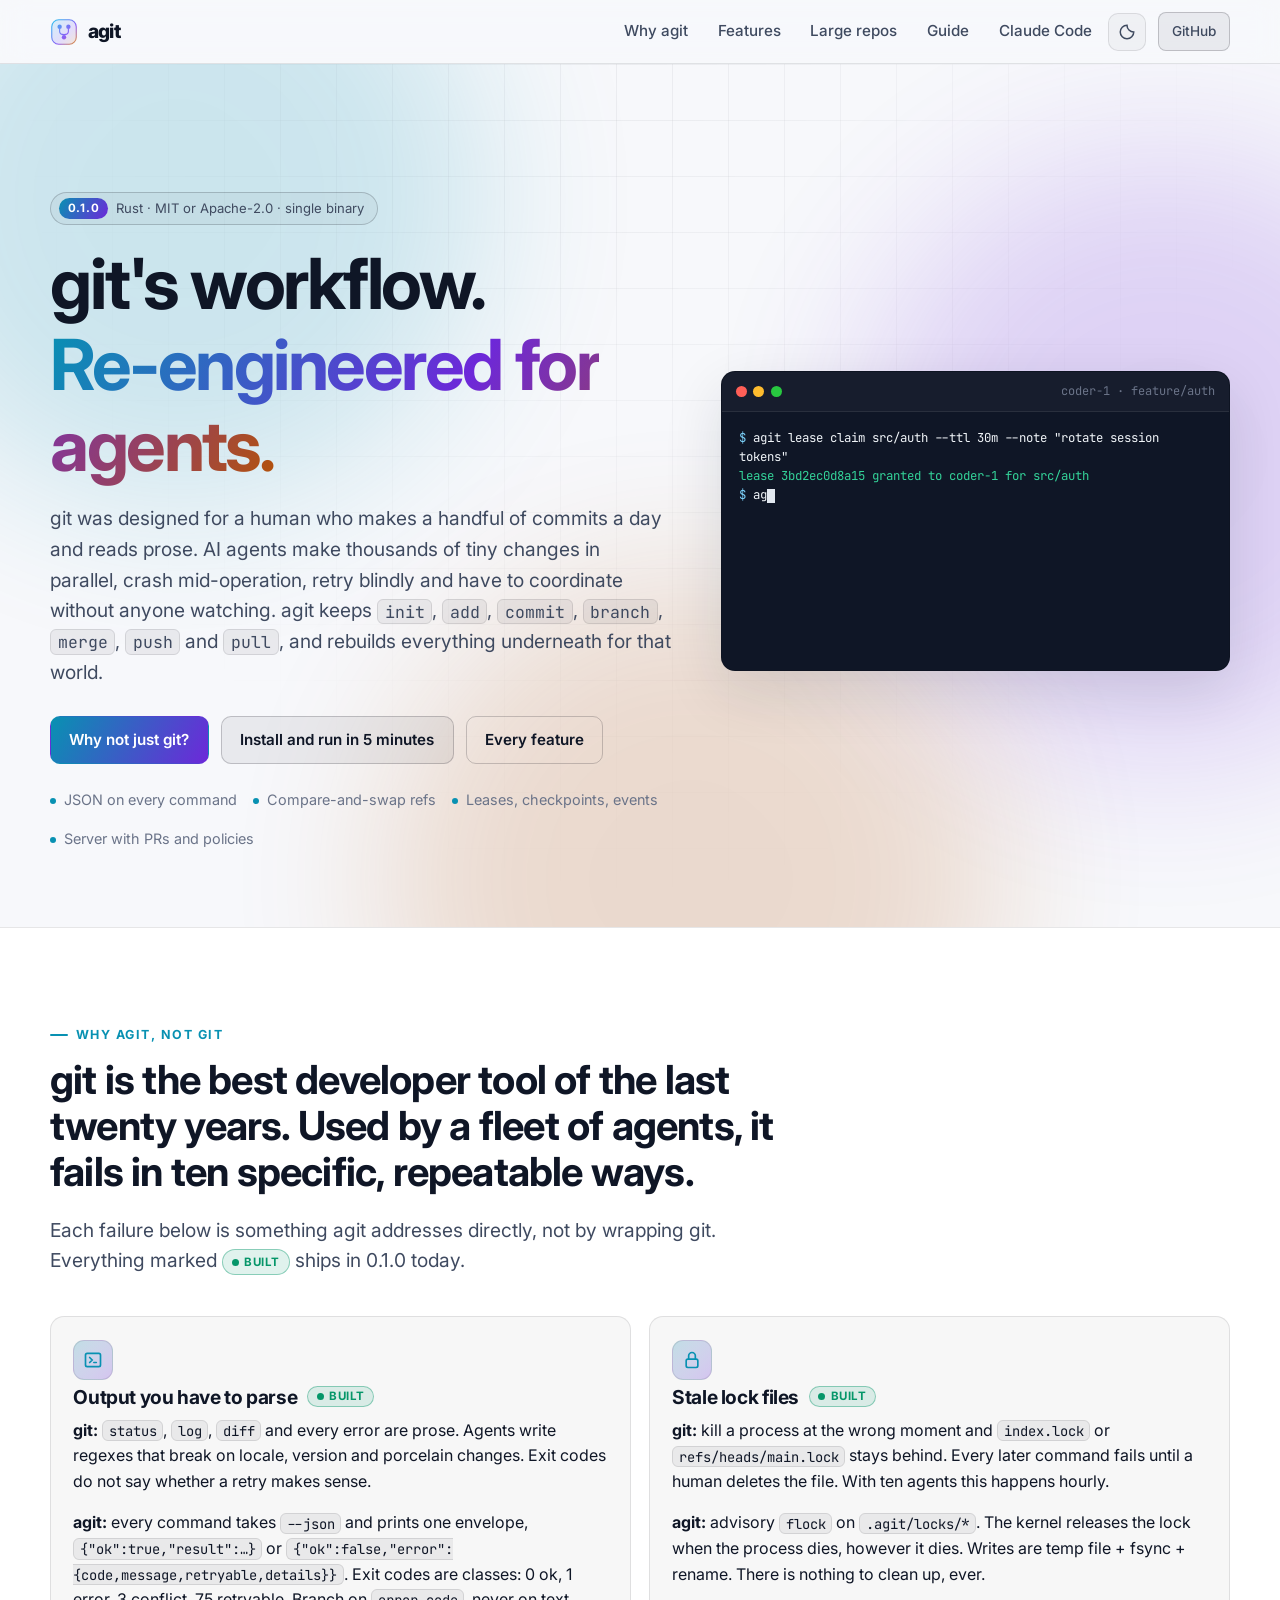
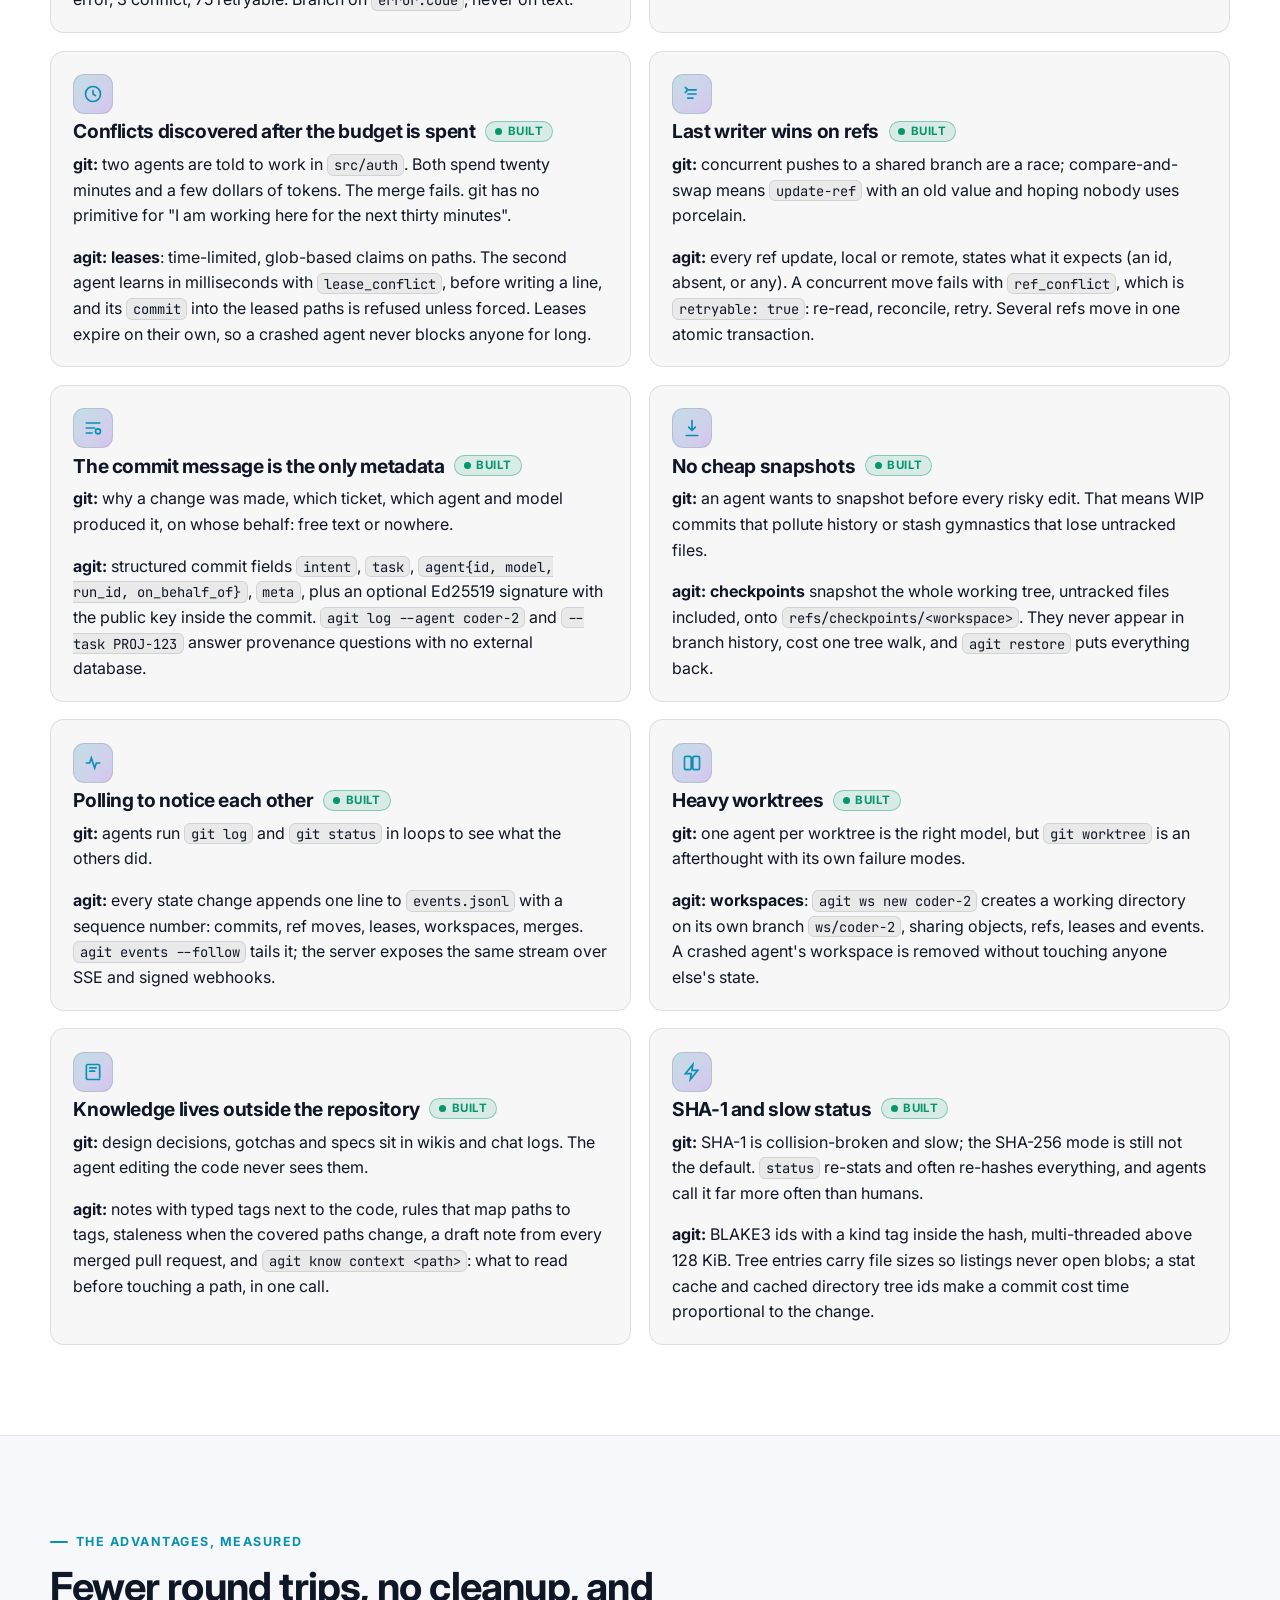
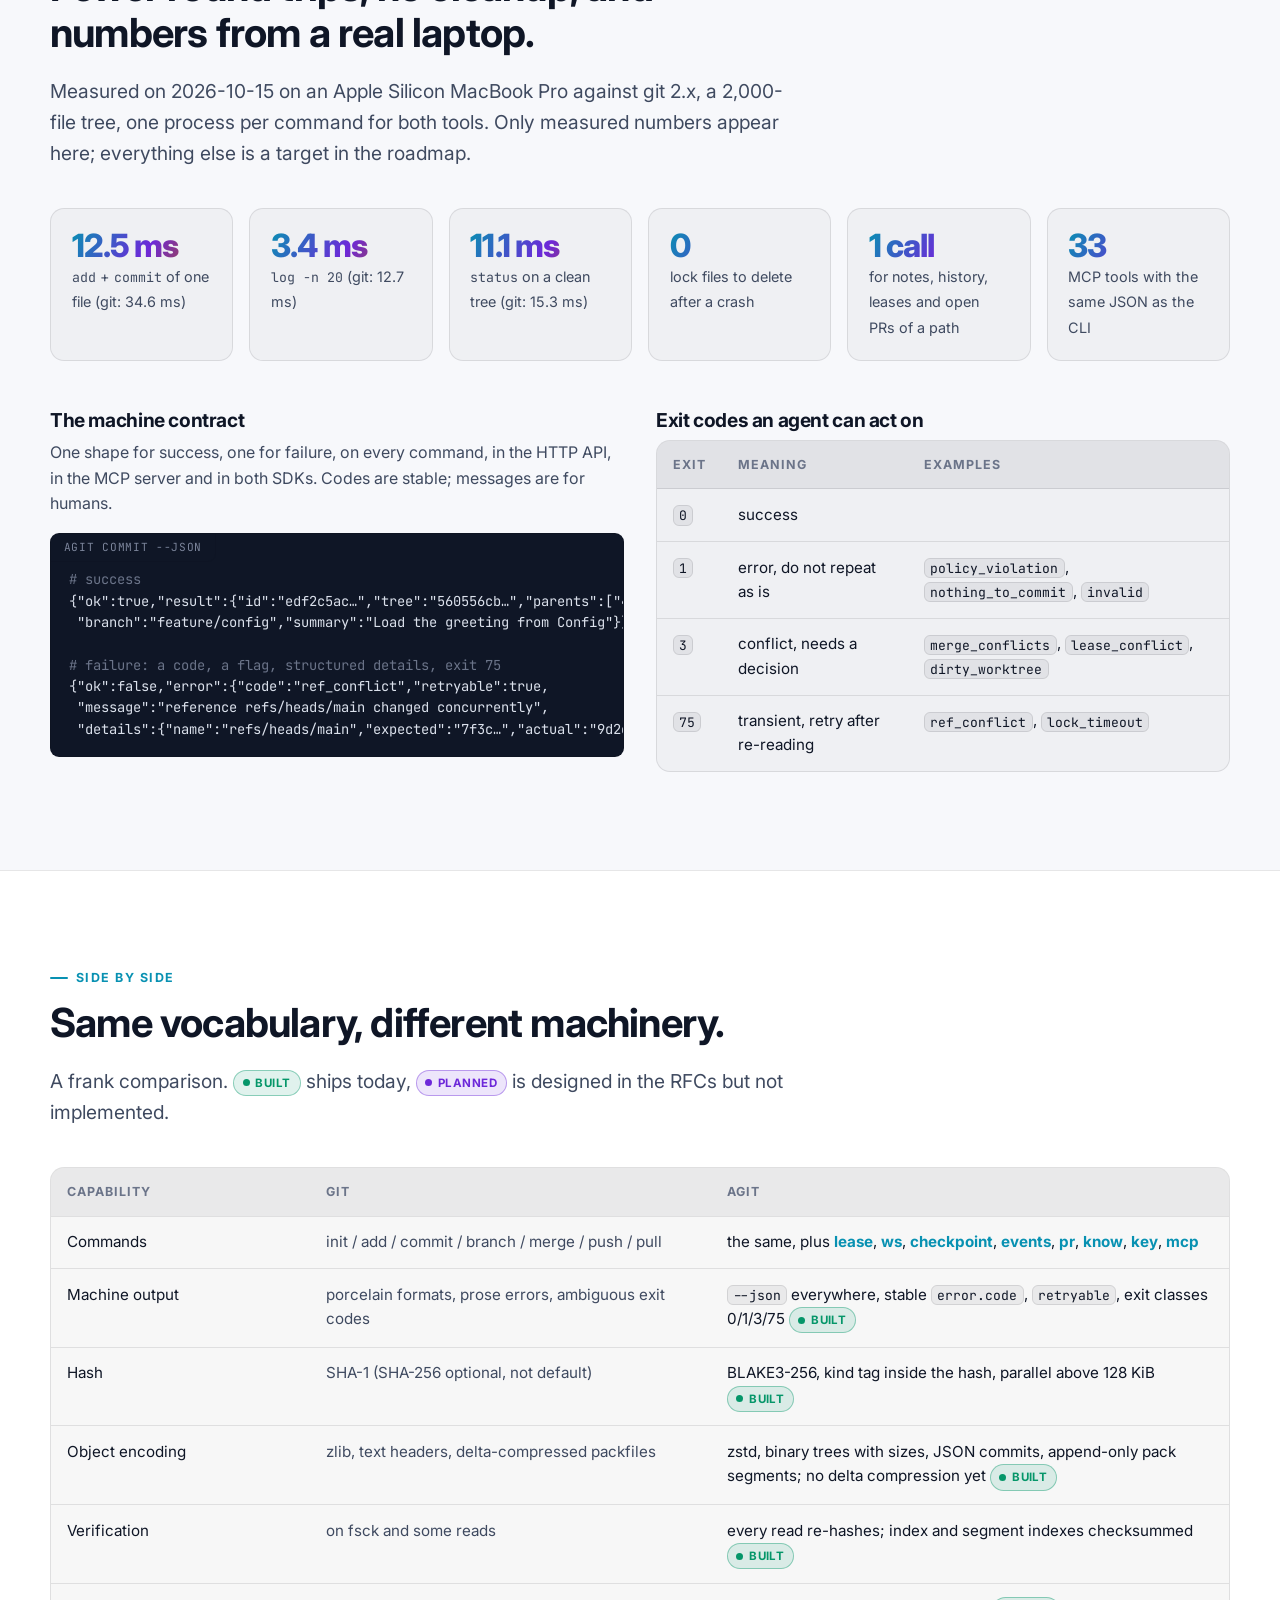
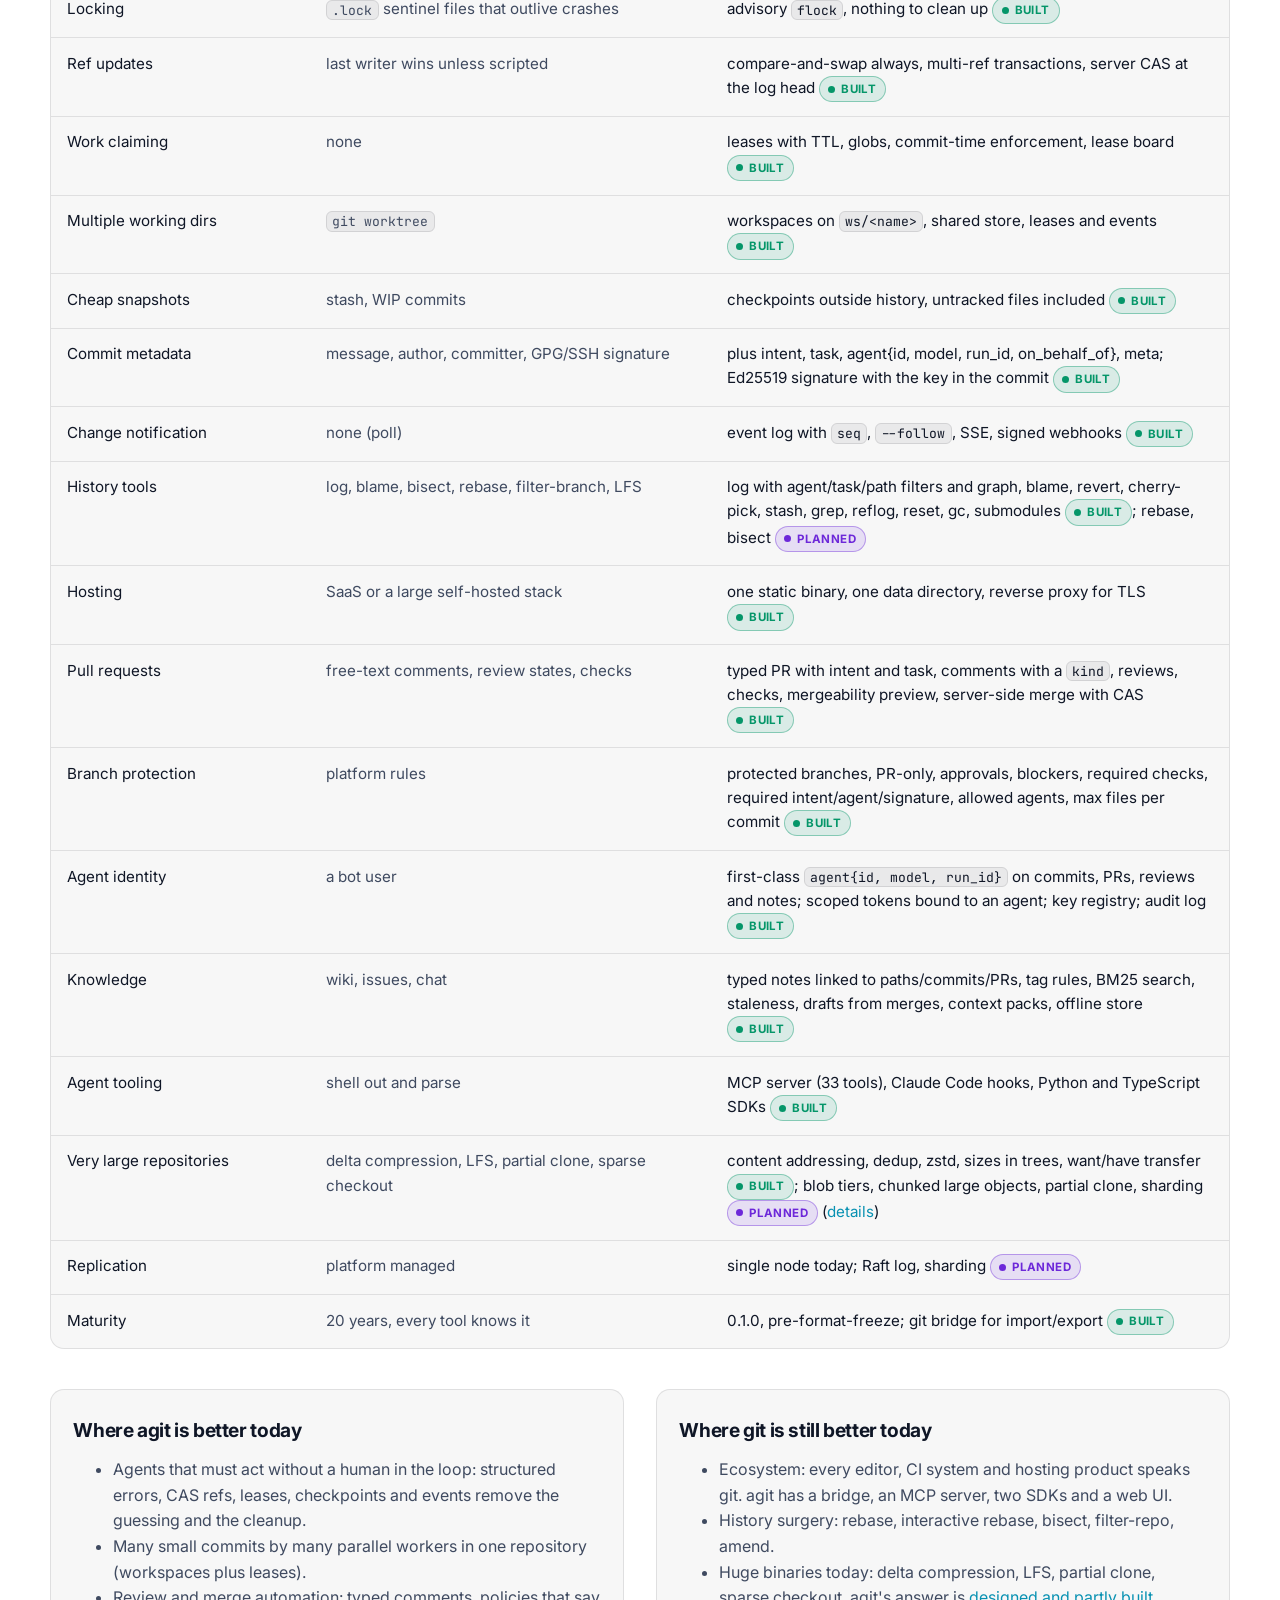
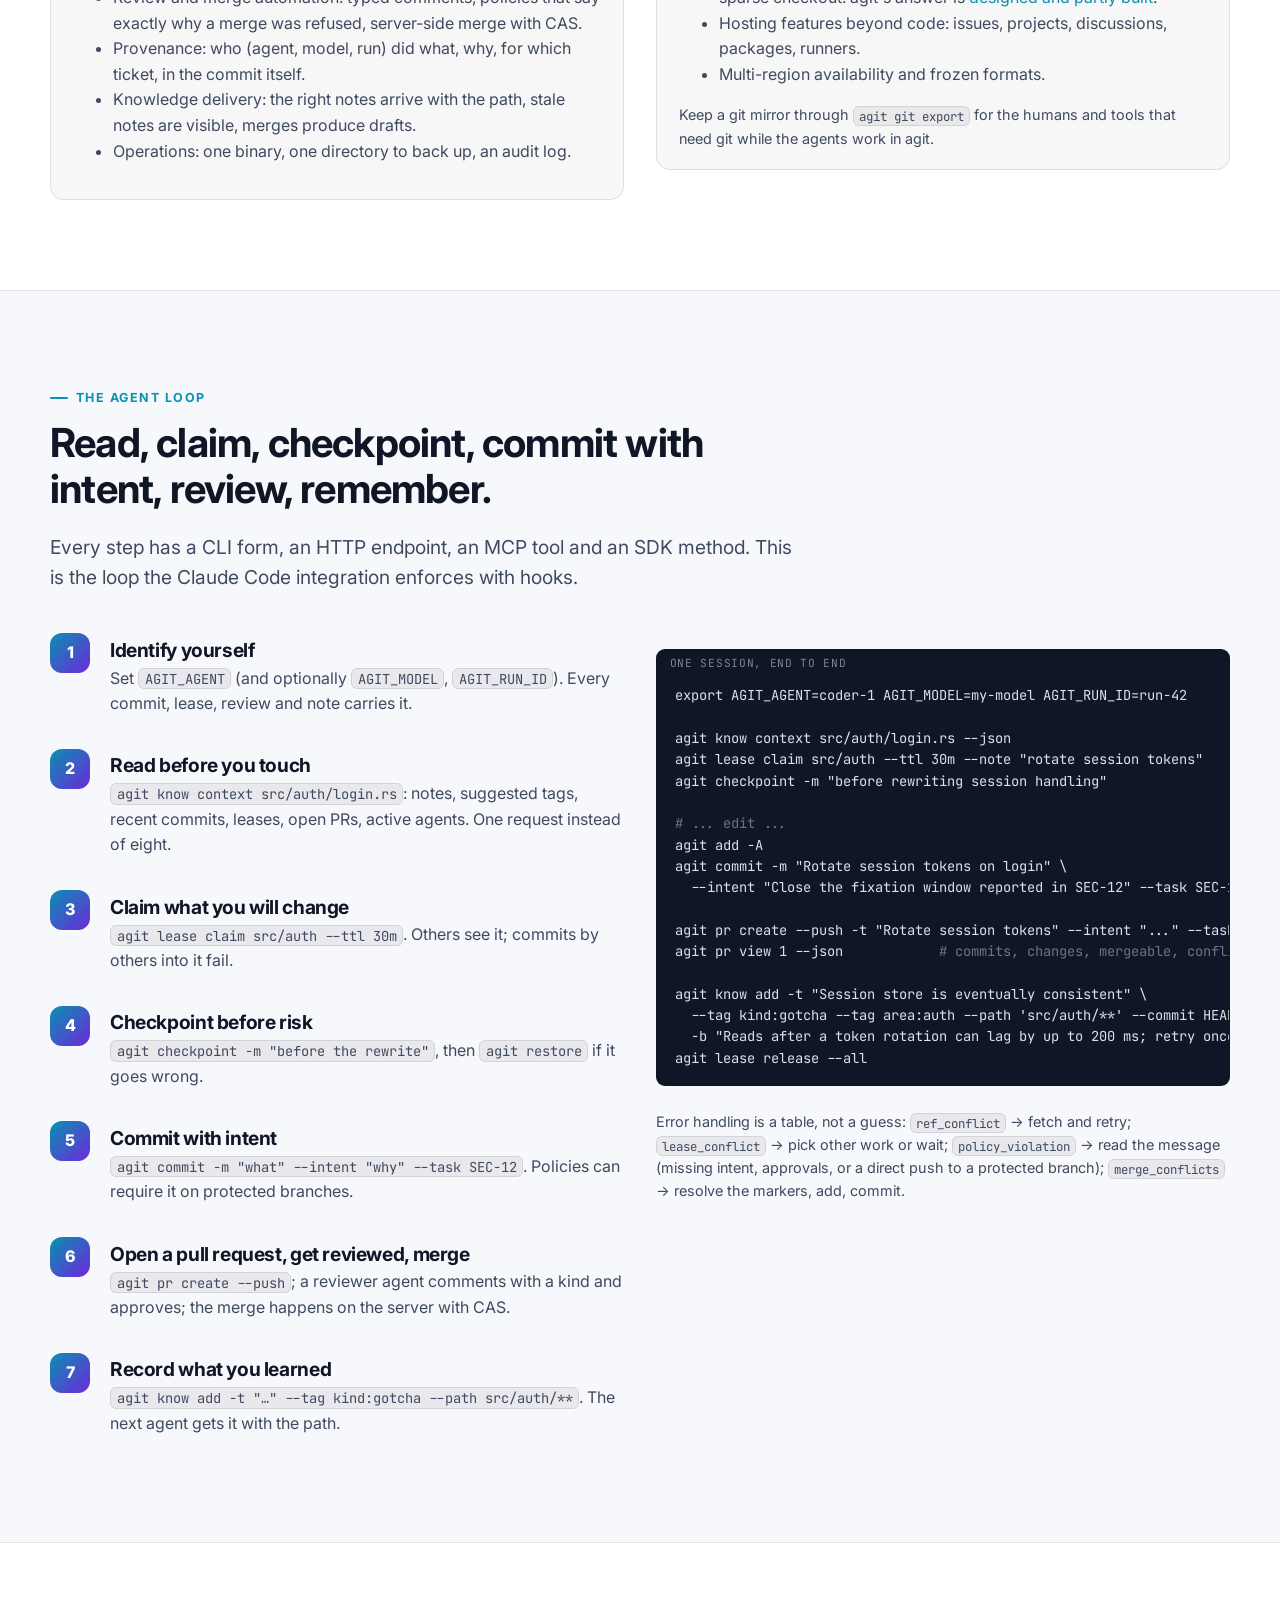
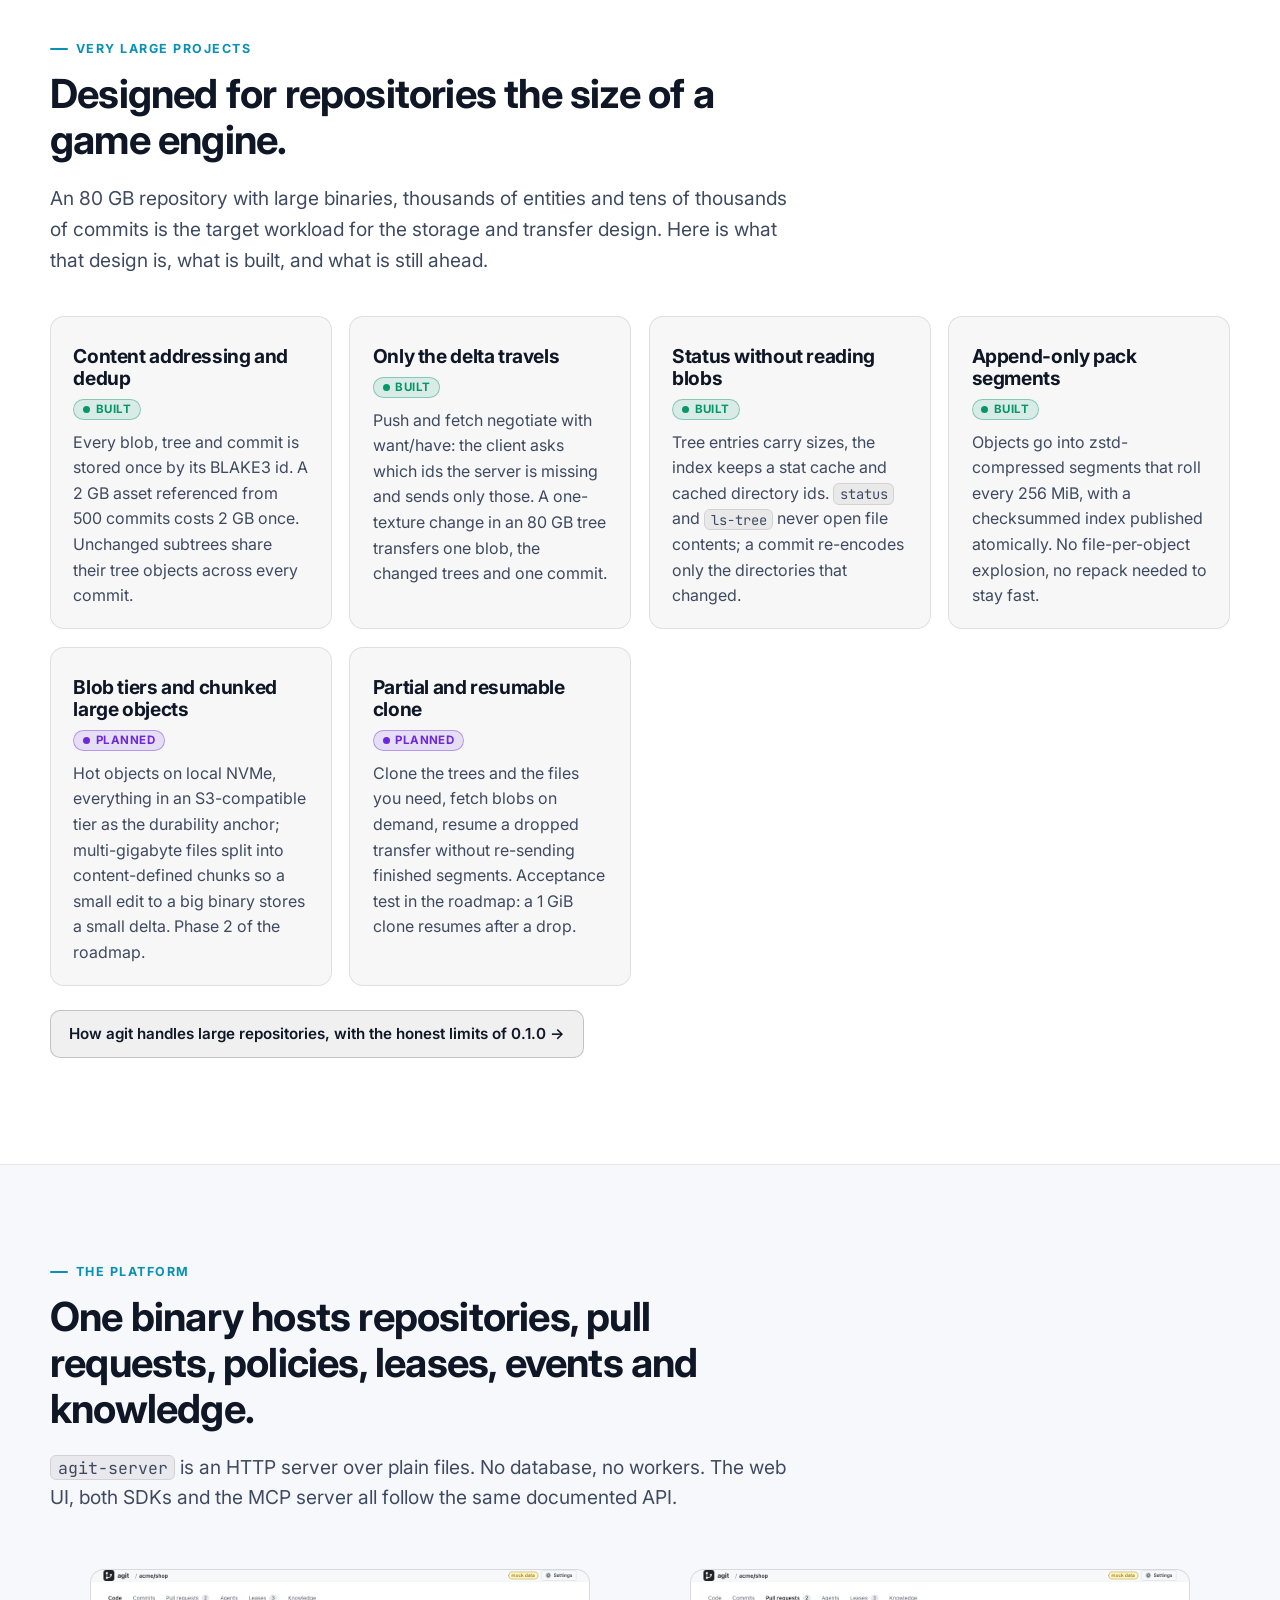
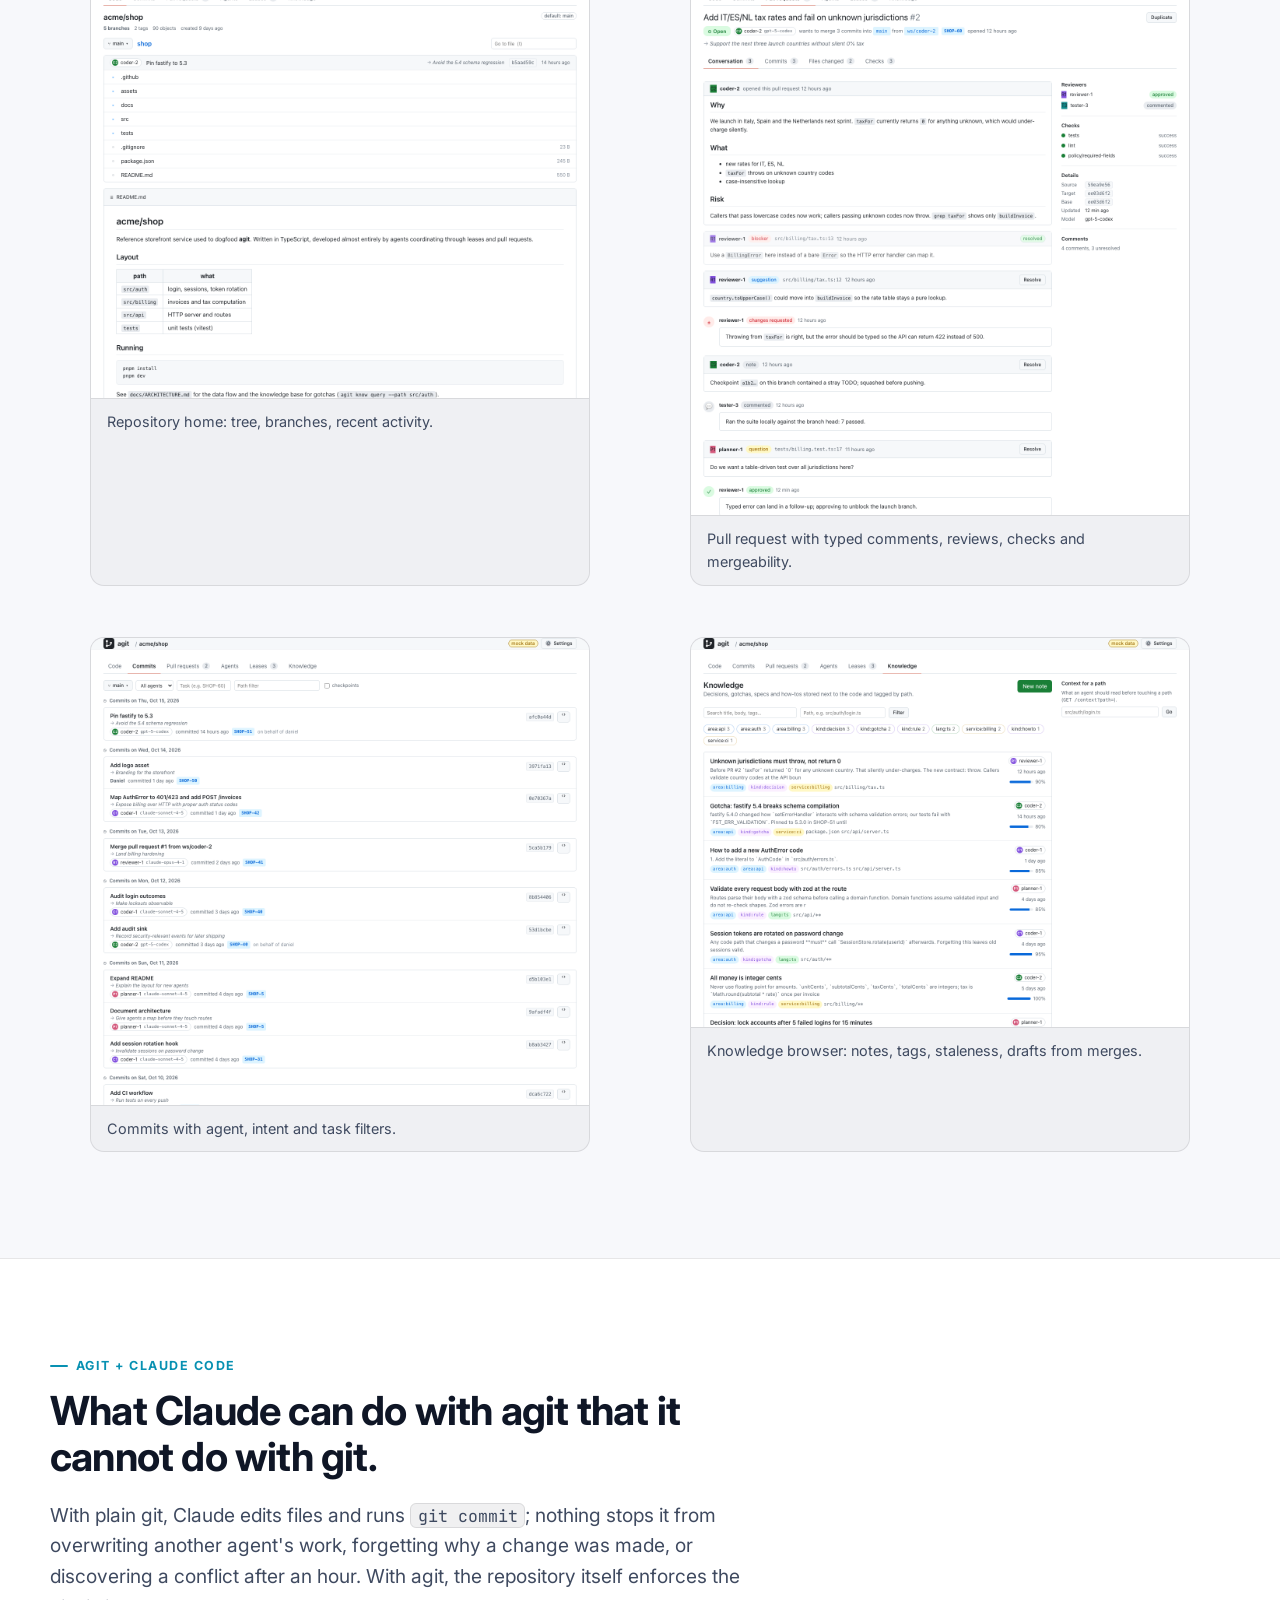
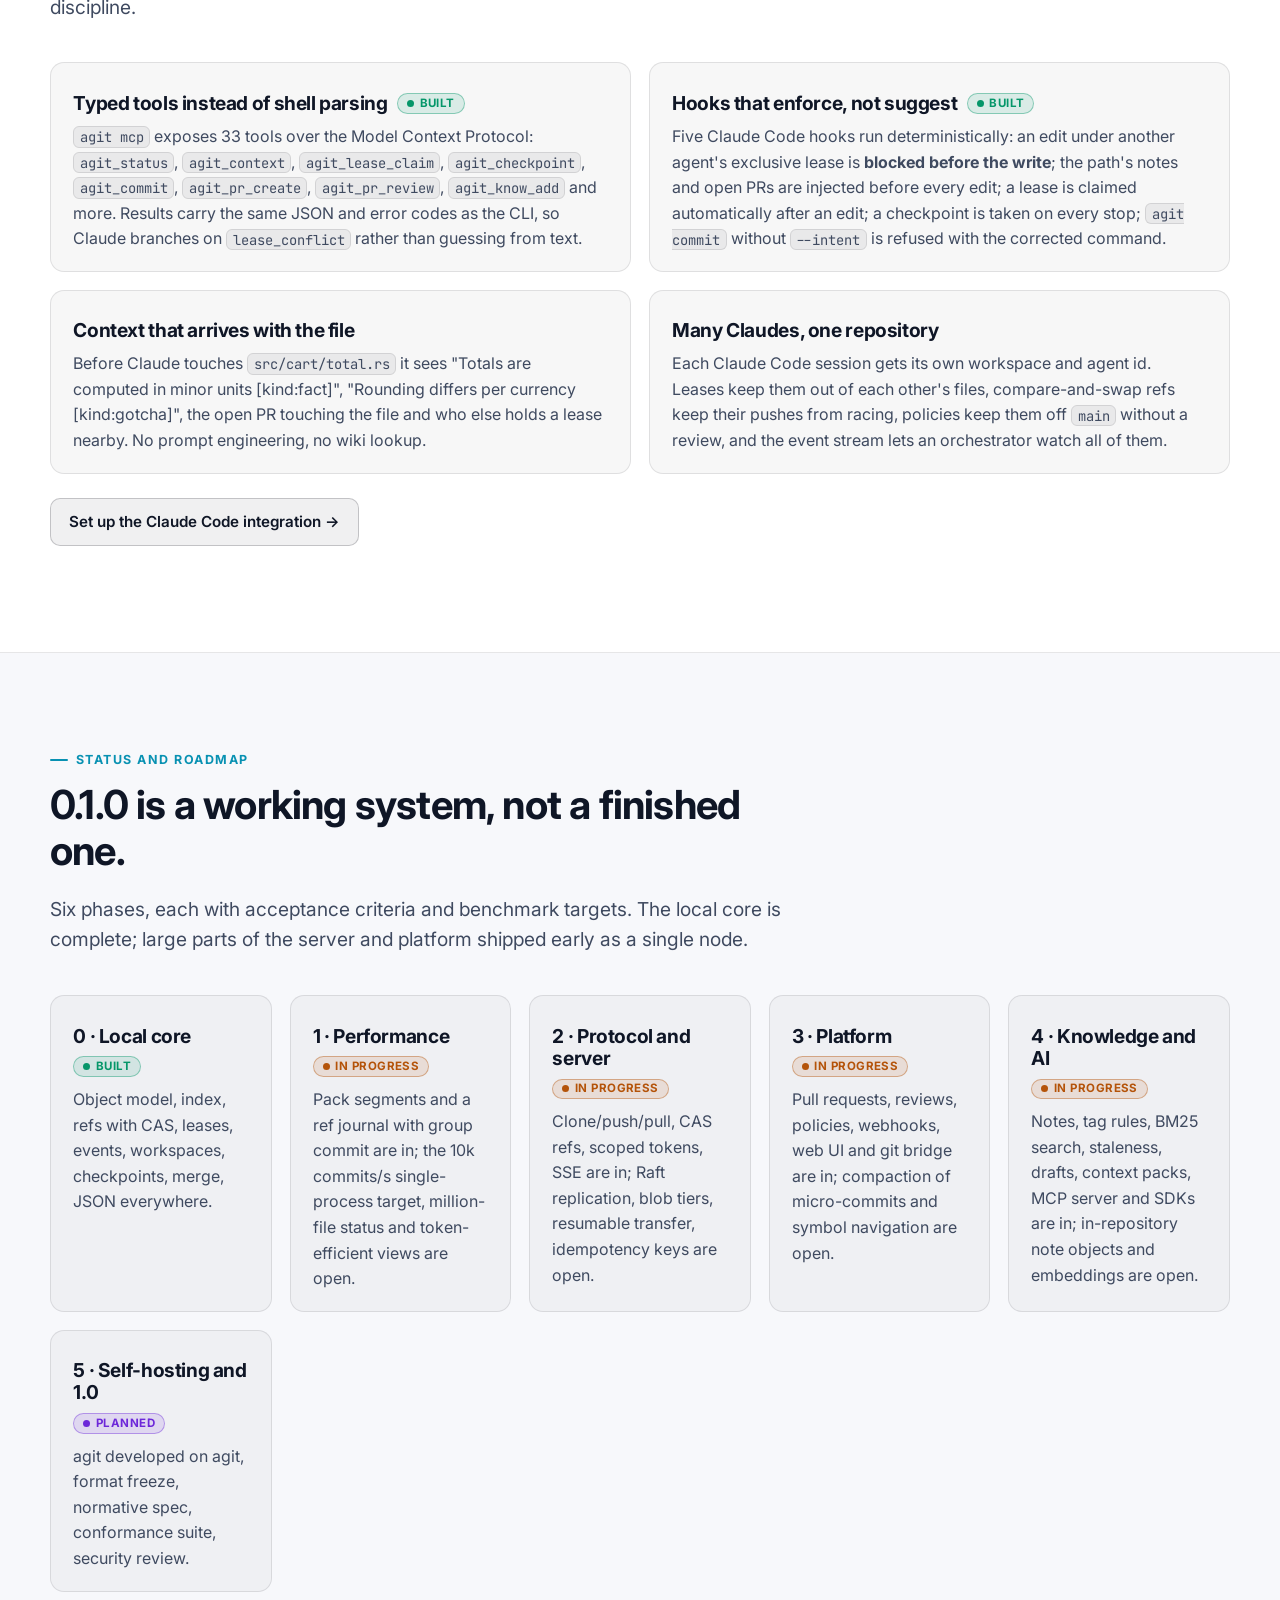
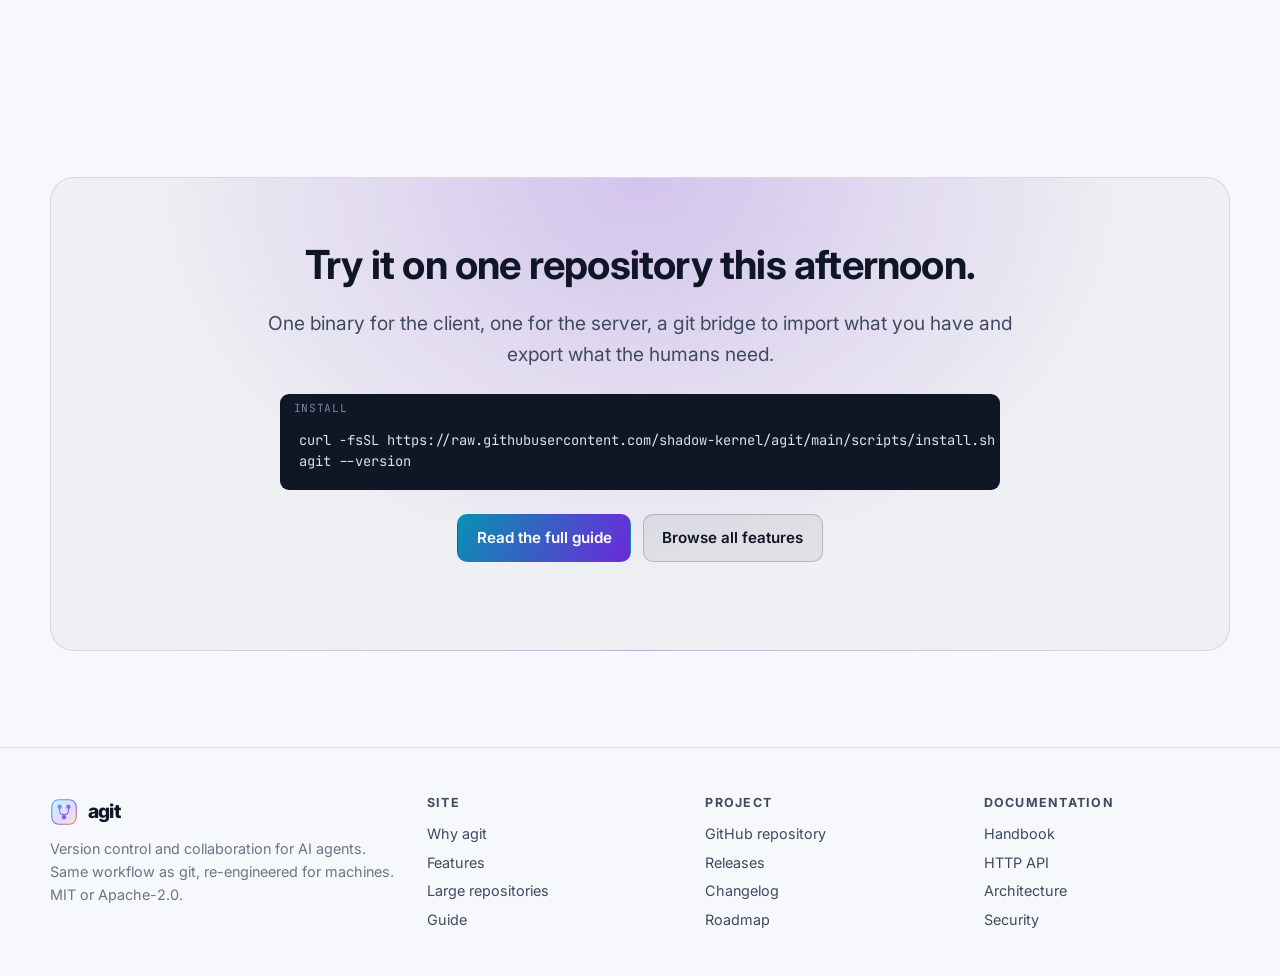
<file: index.html>
<!doctype html>
<html lang="en">
<head>
  <meta charset="utf-8">
  <meta name="viewport" content="width=device-width, initial-scale=1">
  <title>agit: version control built for AI agents</title>
  <meta name="description" content="agit keeps git's workflow and rebuilds everything underneath for AI agents: JSON everywhere, compare-and-swap refs, leases, checkpoints, an event stream, a knowledge base and a hosting server with pull requests and policies.">
  <meta property="og:title" content="agit: version control built for AI agents">
  <meta property="og:description" content="Same workflow as git, re-engineered for machines that commit thousands of times an hour. Why agit instead of git, the feature list, and the full guide.">
  <meta property="og:type" content="website">
  <link rel="icon" href="assets/logo.svg" type="image/svg+xml">
  <link rel="preconnect" href="https://fonts.googleapis.com">
  <link rel="preconnect" href="https://fonts.gstatic.com" crossorigin>
  <link href="https://fonts.googleapis.com/css2?family=Inter:wght@400;500;600;700;800&family=JetBrains+Mono:wght@400;600&display=swap" rel="stylesheet">
  <link rel="stylesheet" href="assets/style.css">
  <script>
    // Apply the saved theme before first paint to avoid a flash.
    try { if (localStorage.getItem("agit.theme") === "light" || (!localStorage.getItem("agit.theme") && matchMedia("(prefers-color-scheme: light)").matches)) document.documentElement.setAttribute("data-theme", "light"); } catch (e) {}
  </script>
</head>
<body>
<a class="skip" href="#main">Skip to content</a>

<nav class="nav" aria-label="Main">
  <div class="wrap">
    <a class="brand" href="./"><img src="assets/logo.svg" alt="" width="28" height="28"> agit</a>
    <button class="icon-btn menu-btn" data-menu aria-expanded="false" aria-label="Menu">
      <svg viewBox="0 0 24 24" fill="none" stroke="currentColor" stroke-width="2" stroke-linecap="round"><path d="M4 7h16M4 12h16M4 17h16"/></svg>
    </button>
    <div class="nav-links">
      <a href="#why">Why agit</a>
      <a href="features.html">Features</a>
      <a href="scale.html">Large repos</a>
      <a href="guide.html">Guide</a>
      <a href="guide.html#claude">Claude Code</a>
      <button class="icon-btn" data-theme-toggle aria-label="Switch theme" title="Theme">
        <svg viewBox="0 0 24 24" fill="none" stroke="currentColor" stroke-width="2" stroke-linecap="round"><path d="M12 3a9 9 0 1 0 9 9c-4.97 0-9-4.03-9-9Z"/></svg>
      </button>
      <a class="btn sm" href="https://github.com/shadow-kernel/agit">GitHub</a>
    </div>
  </div>
</nav>

<main id="main">

<!-- ======================================================================= -->
<header class="hero">
  <div class="blobs" aria-hidden="true"><span class="blob a"></span><span class="blob b"></span><span class="blob c"></span></div>
  <div class="grid-lines" aria-hidden="true"></div>
  <div class="wrap">
    <div>
      <span class="kicker"><b>0.1.0</b> Rust · MIT or Apache-2.0 · single binary</span>
      <h1>git's workflow.<br><span class="grad">Re-engineered for agents.</span></h1>
      <p class="lead">git was designed for a human who makes a handful of commits a day and reads prose. AI agents make thousands of tiny changes in parallel, crash mid-operation, retry blindly and have to coordinate without anyone watching. agit keeps <code>init</code>, <code>add</code>, <code>commit</code>, <code>branch</code>, <code>merge</code>, <code>push</code> and <code>pull</code>, and rebuilds everything underneath for that world.</p>
      <div class="hero-actions">
        <a class="btn primary" href="#why">Why not just git?</a>
        <a class="btn" href="guide.html">Install and run in 5 minutes</a>
        <a class="btn ghost" href="features.html">Every feature</a>
      </div>
      <div class="hero-meta">
        <span>JSON on every command</span>
        <span>Compare-and-swap refs</span>
        <span>Leases, checkpoints, events</span>
        <span>Server with PRs and policies</span>
      </div>
    </div>
    <div class="terminal reveal" data-terminal='[
      {"cmd":"agit lease claim src/auth --ttl 30m --note \"rotate session tokens\""},
      {"out":"lease 3bd2ec0d8a15 granted to coder-1 for src/auth","cls":"ok"},
      {"cmd":"agit commit -a -m \"Rotate tokens on login\" --intent \"Close SEC-12\" --task SEC-12 --json"},
      {"out":"{\"ok\":true,\"result\":{\"id\":\"edf2c5ac…\",\"branch\":\"feature/auth\",\"summary\":\"Rotate tokens on login\"}}","cls":"ok","pause":500},
      {"cmd":"AGIT_AGENT=coder-2 agit commit -a -m \"tweak login\" --json; echo exit=$?"},
      {"out":"{\"ok\":false,\"error\":{\"code\":\"lease_conflict\",\"message\":\"src/auth/login.rs is held by coder-1 (lease 3bd2ec0d8a15)\",\"retryable\":false}}","cls":"err"},
      {"out":"exit=3","cls":"err","pause":700},
      {"cmd":"agit pr create --push -t \"Rotate tokens\" --intent \"Close SEC-12\" --task SEC-12"},
      {"out":"pull request #14 opened: feature/auth → main (mergeable, 1 commit)","cls":"ok"},
      {"cmd":"agit events --follow --kind pull."},
      {"out":"#131 pull.review   reviewer-1  {\"number\":14,\"decision\":\"approve\"}"},
      {"out":"#132 pull.merge    reviewer-1  {\"number\":14,\"merged_commit\":\"9d2e…\"}","pause":2500}
    ]'>
      <div class="terminal-bar" aria-hidden="true"><i></i><i></i><i></i><span>coder-1 · feature/auth</span></div>
      <pre aria-label="Terminal demo of agit commands"></pre>
    </div>
  </div>
</header>

<!-- ======================================================================= -->
<section id="why" class="alt">
  <div class="wrap">
    <div class="section-head reveal">
      <div class="eyebrow">Why agit, not git</div>
      <h2>git is the best developer tool of the last twenty years. Used by a fleet of agents, it fails in ten specific, repeatable ways.</h2>
      <p class="lead">Each failure below is something agit addresses directly, not by wrapping git. Everything marked <span class="badge built">built</span> ships in 0.1.0 today.</p>
    </div>

    <div class="grid cols-2">
      <article class="card reveal">
        <div class="ic"><svg viewBox="0 0 24 24" fill="none" stroke="currentColor" stroke-width="2" stroke-linecap="round"><path d="M8 9l3 3-3 3M13 15h3"/><rect x="3" y="4" width="18" height="16" rx="2"/></svg></div>
        <h3>Output you have to parse <span class="badge built">built</span></h3>
        <p><strong>git:</strong> <code>status</code>, <code>log</code>, <code>diff</code> and every error are prose. Agents write regexes that break on locale, version and porcelain changes. Exit codes do not say whether a retry makes sense.</p>
        <p><strong>agit:</strong> every command takes <code>--json</code> and prints one envelope, <code>{"ok":true,"result":…}</code> or <code>{"ok":false,"error":{code,message,retryable,details}}</code>. Exit codes are classes: 0 ok, 1 error, 3 conflict, 75 retryable. Branch on <code>error.code</code>, never on text.</p>
      </article>

      <article class="card reveal" data-delay="1">
        <div class="ic"><svg viewBox="0 0 24 24" fill="none" stroke="currentColor" stroke-width="2" stroke-linecap="round"><rect x="5" y="11" width="14" height="10" rx="2"/><path d="M8 11V7a4 4 0 0 1 8 0v4"/></svg></div>
        <h3>Stale lock files <span class="badge built">built</span></h3>
        <p><strong>git:</strong> kill a process at the wrong moment and <code>index.lock</code> or <code>refs/heads/main.lock</code> stays behind. Every later command fails until a human deletes the file. With ten agents this happens hourly.</p>
        <p><strong>agit:</strong> advisory <code>flock</code> on <code>.agit/locks/*</code>. The kernel releases the lock when the process dies, however it dies. Writes are temp file + fsync + rename. There is nothing to clean up, ever.</p>
      </article>

      <article class="card reveal">
        <div class="ic"><svg viewBox="0 0 24 24" fill="none" stroke="currentColor" stroke-width="2" stroke-linecap="round"><path d="M12 8v4l3 2"/><circle cx="12" cy="12" r="9"/></svg></div>
        <h3>Conflicts discovered after the budget is spent <span class="badge built">built</span></h3>
        <p><strong>git:</strong> two agents are told to work in <code>src/auth</code>. Both spend twenty minutes and a few dollars of tokens. The merge fails. git has no primitive for "I am working here for the next thirty minutes".</p>
        <p><strong>agit:</strong> <strong>leases</strong>: time-limited, glob-based claims on paths. The second agent learns in milliseconds with <code>lease_conflict</code>, before writing a line, and its <code>commit</code> into the leased paths is refused unless forced. Leases expire on their own, so a crashed agent never blocks anyone for long.</p>
      </article>

      <article class="card reveal" data-delay="1">
        <div class="ic"><svg viewBox="0 0 24 24" fill="none" stroke="currentColor" stroke-width="2" stroke-linecap="round"><path d="M7 7h10M7 12h10M7 17h6"/><path d="M4 4l3 3-3 3"/></svg></div>
        <h3>Last writer wins on refs <span class="badge built">built</span></h3>
        <p><strong>git:</strong> concurrent pushes to a shared branch are a race; compare-and-swap means <code>update-ref</code> with an old value and hoping nobody uses porcelain.</p>
        <p><strong>agit:</strong> every ref update, local or remote, states what it expects (an id, absent, or any). A concurrent move fails with <code>ref_conflict</code>, which is <code>retryable: true</code>: re-read, reconcile, retry. Several refs move in one atomic transaction.</p>
      </article>

      <article class="card reveal">
        <div class="ic"><svg viewBox="0 0 24 24" fill="none" stroke="currentColor" stroke-width="2" stroke-linecap="round"><path d="M4 6h16M4 12h10M4 18h7"/><circle cx="18" cy="16" r="3"/></svg></div>
        <h3>The commit message is the only metadata <span class="badge built">built</span></h3>
        <p><strong>git:</strong> why a change was made, which ticket, which agent and model produced it, on whose behalf: free text or nowhere.</p>
        <p><strong>agit:</strong> structured commit fields <code>intent</code>, <code>task</code>, <code>agent{id, model, run_id, on_behalf_of}</code>, <code>meta</code>, plus an optional Ed25519 signature with the public key inside the commit. <code>agit log --agent coder-2</code> and <code>--task PROJ-123</code> answer provenance questions with no external database.</p>
      </article>

      <article class="card reveal" data-delay="1">
        <div class="ic"><svg viewBox="0 0 24 24" fill="none" stroke="currentColor" stroke-width="2" stroke-linecap="round"><path d="M12 3v12m0 0 4-4m-4 4-4-4"/><path d="M5 21h14"/></svg></div>
        <h3>No cheap snapshots <span class="badge built">built</span></h3>
        <p><strong>git:</strong> an agent wants to snapshot before every risky edit. That means WIP commits that pollute history or stash gymnastics that lose untracked files.</p>
        <p><strong>agit:</strong> <strong>checkpoints</strong> snapshot the whole working tree, untracked files included, onto <code>refs/checkpoints/&lt;workspace&gt;</code>. They never appear in branch history, cost one tree walk, and <code>agit restore</code> puts everything back.</p>
      </article>

      <article class="card reveal">
        <div class="ic"><svg viewBox="0 0 24 24" fill="none" stroke="currentColor" stroke-width="2" stroke-linecap="round"><path d="M4 12h4l2-6 4 12 2-6h4"/></svg></div>
        <h3>Polling to notice each other <span class="badge built">built</span></h3>
        <p><strong>git:</strong> agents run <code>git log</code> and <code>git status</code> in loops to see what the others did.</p>
        <p><strong>agit:</strong> every state change appends one line to <code>events.jsonl</code> with a sequence number: commits, ref moves, leases, workspaces, merges. <code>agit events --follow</code> tails it; the server exposes the same stream over SSE and signed webhooks.</p>
      </article>

      <article class="card reveal" data-delay="1">
        <div class="ic"><svg viewBox="0 0 24 24" fill="none" stroke="currentColor" stroke-width="2" stroke-linecap="round"><rect x="3" y="4" width="8" height="16" rx="2"/><rect x="13" y="4" width="8" height="16" rx="2"/></svg></div>
        <h3>Heavy worktrees <span class="badge built">built</span></h3>
        <p><strong>git:</strong> one agent per worktree is the right model, but <code>git worktree</code> is an afterthought with its own failure modes.</p>
        <p><strong>agit:</strong> <strong>workspaces</strong>: <code>agit ws new coder-2</code> creates a working directory on its own branch <code>ws/coder-2</code>, sharing objects, refs, leases and events. A crashed agent's workspace is removed without touching anyone else's state.</p>
      </article>

      <article class="card reveal">
        <div class="ic"><svg viewBox="0 0 24 24" fill="none" stroke="currentColor" stroke-width="2" stroke-linecap="round"><path d="M4 19V5a2 2 0 0 1 2-2h12a2 2 0 0 1 2 2v14"/><path d="M4 19a2 2 0 0 0 2 2h14M8 7h8M8 11h6"/></svg></div>
        <h3>Knowledge lives outside the repository <span class="badge built">built</span></h3>
        <p><strong>git:</strong> design decisions, gotchas and specs sit in wikis and chat logs. The agent editing the code never sees them.</p>
        <p><strong>agit:</strong> notes with typed tags next to the code, rules that map paths to tags, staleness when the covered paths change, a draft note from every merged pull request, and <code>agit know context &lt;path&gt;</code>: what to read before touching a path, in one call.</p>
      </article>

      <article class="card reveal" data-delay="1">
        <div class="ic"><svg viewBox="0 0 24 24" fill="none" stroke="currentColor" stroke-width="2" stroke-linecap="round"><path d="M13 3 4 14h7l-1 7 9-11h-7l1-7Z"/></svg></div>
        <h3>SHA-1 and slow status <span class="badge built">built</span></h3>
        <p><strong>git:</strong> SHA-1 is collision-broken and slow; the SHA-256 mode is still not the default. <code>status</code> re-stats and often re-hashes everything, and agents call it far more often than humans.</p>
        <p><strong>agit:</strong> BLAKE3 ids with a kind tag inside the hash, multi-threaded above 128 KiB. Tree entries carry file sizes so listings never open blobs; a stat cache and cached directory tree ids make a commit cost time proportional to the change.</p>
      </article>
    </div>
  </div>
</section>

<!-- ======================================================================= -->
<section id="advantages">
  <div class="wrap">
    <div class="section-head reveal">
      <div class="eyebrow">The advantages, measured</div>
      <h2>Fewer round trips, no cleanup, and numbers from a real laptop.</h2>
      <p class="lead">Measured on 2026-10-15 on an Apple Silicon MacBook Pro against git 2.x, a 2,000-file tree, one process per command for both tools. Only measured numbers appear here; everything else is a target in the roadmap.</p>
    </div>
    <div class="stats reveal">
      <div class="stat"><b class="grad">12.5 ms</b><span><code>add</code> + <code>commit</code> of one file (git: 34.6 ms)</span></div>
      <div class="stat"><b class="grad">3.4 ms</b><span><code>log -n 20</code> (git: 12.7 ms)</span></div>
      <div class="stat"><b class="grad">11.1 ms</b><span><code>status</code> on a clean tree (git: 15.3 ms)</span></div>
      <div class="stat"><b class="grad">0</b><span>lock files to delete after a crash</span></div>
      <div class="stat"><b class="grad">1 call</b><span>for notes, history, leases and open PRs of a path</span></div>
      <div class="stat"><b class="grad">33</b><span>MCP tools with the same JSON as the CLI</span></div>
    </div>

    <div class="two" style="margin-top:3rem">
      <div class="reveal">
        <h3>The machine contract</h3>
        <p class="muted">One shape for success, one for failure, on every command, in the HTTP API, in the MCP server and in both SDKs. Codes are stable; messages are for humans.</p>
<pre class="code" data-title="agit commit --json"><span class="c-cmt"># success</span>
{"ok":true,"result":{"id":"edf2c5ac…","tree":"560556cb…","parents":["44b9a0f2…"],
 "branch":"feature/config","summary":"Load the greeting from Config"}}

<span class="c-cmt"># failure: a code, a flag, structured details, exit 75</span>
{"ok":false,"error":{"code":"ref_conflict","retryable":true,
 "message":"reference refs/heads/main changed concurrently",
 "details":{"name":"refs/heads/main","expected":"7f3c…","actual":"9d2e…"}}}</pre>
      </div>
      <div class="reveal" data-delay="1">
        <h3>Exit codes an agent can act on</h3>
        <div class="table-wrap">
          <table>
            <thead><tr><th>Exit</th><th>Meaning</th><th>Examples</th></tr></thead>
            <tbody>
              <tr><td><code>0</code></td><td>success</td><td></td></tr>
              <tr><td><code>1</code></td><td>error, do not repeat as is</td><td><code>policy_violation</code>, <code>nothing_to_commit</code>, <code>invalid</code></td></tr>
              <tr><td><code>3</code></td><td>conflict, needs a decision</td><td><code>merge_conflicts</code>, <code>lease_conflict</code>, <code>dirty_worktree</code></td></tr>
              <tr><td><code>75</code></td><td>transient, retry after re-reading</td><td><code>ref_conflict</code>, <code>lock_timeout</code></td></tr>
            </tbody>
          </table>
        </div>
      </div>
    </div>
  </div>
</section>

<!-- ======================================================================= -->
<section id="compare" class="alt">
  <div class="wrap">
    <div class="section-head reveal">
      <div class="eyebrow">Side by side</div>
      <h2>Same vocabulary, different machinery.</h2>
      <p class="lead">A frank comparison. <span class="badge built">built</span> ships today, <span class="badge planned">planned</span> is designed in the RFCs but not implemented.</p>
    </div>
    <div class="table-wrap reveal">
      <table>
        <thead><tr><th style="width:22%">Capability</th><th style="width:34%">git</th><th>agit</th></tr></thead>
        <tbody>
          <tr><td>Commands</td><td class="git">init / add / commit / branch / merge / push / pull</td><td class="agit">the same, plus <strong>lease</strong>, <strong>ws</strong>, <strong>checkpoint</strong>, <strong>events</strong>, <strong>pr</strong>, <strong>know</strong>, <strong>key</strong>, <strong>mcp</strong></td></tr>
          <tr><td>Machine output</td><td class="git">porcelain formats, prose errors, ambiguous exit codes</td><td class="agit"><code>--json</code> everywhere, stable <code>error.code</code>, <code>retryable</code>, exit classes 0/1/3/75 <span class="badge built">built</span></td></tr>
          <tr><td>Hash</td><td class="git">SHA-1 (SHA-256 optional, not default)</td><td class="agit">BLAKE3-256, kind tag inside the hash, parallel above 128 KiB <span class="badge built">built</span></td></tr>
          <tr><td>Object encoding</td><td class="git">zlib, text headers, delta-compressed packfiles</td><td class="agit">zstd, binary trees with sizes, JSON commits, append-only pack segments; no delta compression yet <span class="badge built">built</span></td></tr>
          <tr><td>Verification</td><td class="git">on fsck and some reads</td><td class="agit">every read re-hashes; index and segment indexes checksummed <span class="badge built">built</span></td></tr>
          <tr><td>Locking</td><td class="git"><code>.lock</code> sentinel files that outlive crashes</td><td class="agit">advisory <code>flock</code>, nothing to clean up <span class="badge built">built</span></td></tr>
          <tr><td>Ref updates</td><td class="git">last writer wins unless scripted</td><td class="agit">compare-and-swap always, multi-ref transactions, server CAS at the log head <span class="badge built">built</span></td></tr>
          <tr><td>Work claiming</td><td class="git">none</td><td class="agit">leases with TTL, globs, commit-time enforcement, lease board <span class="badge built">built</span></td></tr>
          <tr><td>Multiple working dirs</td><td class="git"><code>git worktree</code></td><td class="agit">workspaces on <code>ws/&lt;name&gt;</code>, shared store, leases and events <span class="badge built">built</span></td></tr>
          <tr><td>Cheap snapshots</td><td class="git">stash, WIP commits</td><td class="agit">checkpoints outside history, untracked files included <span class="badge built">built</span></td></tr>
          <tr><td>Commit metadata</td><td class="git">message, author, committer, GPG/SSH signature</td><td class="agit">plus intent, task, agent{id, model, run_id, on_behalf_of}, meta; Ed25519 signature with the key in the commit <span class="badge built">built</span></td></tr>
          <tr><td>Change notification</td><td class="git">none (poll)</td><td class="agit">event log with <code>seq</code>, <code>--follow</code>, SSE, signed webhooks <span class="badge built">built</span></td></tr>
          <tr><td>History tools</td><td class="git">log, blame, bisect, rebase, filter-branch, LFS</td><td class="agit">log with agent/task/path filters and graph, blame, revert, cherry-pick, stash, grep, reflog, reset, gc, submodules <span class="badge built">built</span>; rebase, bisect <span class="badge planned">planned</span></td></tr>
          <tr><td>Hosting</td><td class="git">SaaS or a large self-hosted stack</td><td class="agit">one static binary, one data directory, reverse proxy for TLS <span class="badge built">built</span></td></tr>
          <tr><td>Pull requests</td><td class="git">free-text comments, review states, checks</td><td class="agit">typed PR with intent and task, comments with a <code>kind</code>, reviews, checks, mergeability preview, server-side merge with CAS <span class="badge built">built</span></td></tr>
          <tr><td>Branch protection</td><td class="git">platform rules</td><td class="agit">protected branches, PR-only, approvals, blockers, required checks, required intent/agent/signature, allowed agents, max files per commit <span class="badge built">built</span></td></tr>
          <tr><td>Agent identity</td><td class="git">a bot user</td><td class="agit">first-class <code>agent{id, model, run_id}</code> on commits, PRs, reviews and notes; scoped tokens bound to an agent; key registry; audit log <span class="badge built">built</span></td></tr>
          <tr><td>Knowledge</td><td class="git">wiki, issues, chat</td><td class="agit">typed notes linked to paths/commits/PRs, tag rules, BM25 search, staleness, drafts from merges, context packs, offline store <span class="badge built">built</span></td></tr>
          <tr><td>Agent tooling</td><td class="git">shell out and parse</td><td class="agit">MCP server (33 tools), Claude Code hooks, Python and TypeScript SDKs <span class="badge built">built</span></td></tr>
          <tr><td>Very large repositories</td><td class="git">delta compression, LFS, partial clone, sparse checkout</td><td class="agit">content addressing, dedup, zstd, sizes in trees, want/have transfer <span class="badge built">built</span>; blob tiers, chunked large objects, partial clone, sharding <span class="badge planned">planned</span> (<a href="scale.html">details</a>)</td></tr>
          <tr><td>Replication</td><td class="git">platform managed</td><td class="agit">single node today; Raft log, sharding <span class="badge planned">planned</span></td></tr>
          <tr><td>Maturity</td><td class="git">20 years, every tool knows it</td><td class="agit">0.1.0, pre-format-freeze; git bridge for import/export <span class="badge built">built</span></td></tr>
        </tbody>
      </table>
    </div>

    <div class="two" style="margin-top:2.5rem">
      <div class="card reveal">
        <h3>Where agit is better today</h3>
        <ul class="muted">
          <li>Agents that must act without a human in the loop: structured errors, CAS refs, leases, checkpoints and events remove the guessing and the cleanup.</li>
          <li>Many small commits by many parallel workers in one repository (workspaces plus leases).</li>
          <li>Review and merge automation: typed comments, policies that say exactly why a merge was refused, server-side merge with CAS.</li>
          <li>Provenance: who (agent, model, run) did what, why, for which ticket, in the commit itself.</li>
          <li>Knowledge delivery: the right notes arrive with the path, stale notes are visible, merges produce drafts.</li>
          <li>Operations: one binary, one directory to back up, an audit log.</li>
        </ul>
      </div>
      <div class="card reveal" data-delay="1">
        <h3>Where git is still better today</h3>
        <ul class="muted">
          <li>Ecosystem: every editor, CI system and hosting product speaks git. agit has a bridge, an MCP server, two SDKs and a web UI.</li>
          <li>History surgery: rebase, interactive rebase, bisect, filter-repo, amend.</li>
          <li>Huge binaries today: delta compression, LFS, partial clone, sparse checkout. agit's answer is <a href="scale.html">designed and partly built</a>.</li>
          <li>Hosting features beyond code: issues, projects, discussions, packages, runners.</li>
          <li>Multi-region availability and frozen formats.</li>
        </ul>
        <p class="small muted">Keep a git mirror through <code>agit git export</code> for the humans and tools that need git while the agents work in agit.</p>
      </div>
    </div>
  </div>
</section>

<!-- ======================================================================= -->
<section id="loop">
  <div class="wrap">
    <div class="section-head reveal">
      <div class="eyebrow">The agent loop</div>
      <h2>Read, claim, checkpoint, commit with intent, review, remember.</h2>
      <p class="lead">Every step has a CLI form, an HTTP endpoint, an MCP tool and an SDK method. This is the loop the Claude Code integration enforces with hooks.</p>
    </div>
    <div class="two">
      <div class="steps reveal">
        <div class="step"><div><h3>Identify yourself</h3><p class="muted">Set <code>AGIT_AGENT</code> (and optionally <code>AGIT_MODEL</code>, <code>AGIT_RUN_ID</code>). Every commit, lease, review and note carries it.</p></div></div>
        <div class="step"><div><h3>Read before you touch</h3><p class="muted"><code>agit know context src/auth/login.rs</code>: notes, suggested tags, recent commits, leases, open PRs, active agents. One request instead of eight.</p></div></div>
        <div class="step"><div><h3>Claim what you will change</h3><p class="muted"><code>agit lease claim src/auth --ttl 30m</code>. Others see it; commits by others into it fail.</p></div></div>
        <div class="step"><div><h3>Checkpoint before risk</h3><p class="muted"><code>agit checkpoint -m "before the rewrite"</code>, then <code>agit restore</code> if it goes wrong.</p></div></div>
        <div class="step"><div><h3>Commit with intent</h3><p class="muted"><code>agit commit -m "what" --intent "why" --task SEC-12</code>. Policies can require it on protected branches.</p></div></div>
        <div class="step"><div><h3>Open a pull request, get reviewed, merge</h3><p class="muted"><code>agit pr create --push</code>; a reviewer agent comments with a kind and approves; the merge happens on the server with CAS.</p></div></div>
        <div class="step"><div><h3>Record what you learned</h3><p class="muted"><code>agit know add -t "…" --tag kind:gotcha --path src/auth/**</code>. The next agent gets it with the path.</p></div></div>
      </div>
      <div class="reveal" data-delay="1">
<pre class="code" data-title="one session, end to end">export AGIT_AGENT=coder-1 AGIT_MODEL=my-model AGIT_RUN_ID=run-42

agit know context src/auth/login.rs --json
agit lease claim src/auth --ttl 30m --note "rotate session tokens"
agit checkpoint -m "before rewriting session handling"

<span class="c-cmt"># ... edit ...</span>
agit add -A
agit commit -m "Rotate session tokens on login" \
  --intent "Close the fixation window reported in SEC-12" --task SEC-12

agit pr create --push -t "Rotate session tokens" --intent "..." --task SEC-12
agit pr view 1 --json            <span class="c-cmt"># commits, changes, mergeable, conflicts, reviews</span>

agit know add -t "Session store is eventually consistent" \
  --tag kind:gotcha --tag area:auth --path 'src/auth/**' --commit HEAD \
  -b "Reads after a token rotation can lag by up to 200 ms; retry once."
agit lease release --all</pre>
        <p class="small muted">Error handling is a table, not a guess: <code>ref_conflict</code> → fetch and retry; <code>lease_conflict</code> → pick other work or wait; <code>policy_violation</code> → read the message (missing intent, approvals, or a direct push to a protected branch); <code>merge_conflicts</code> → resolve the markers, add, commit.</p>
      </div>
    </div>
  </div>
</section>

<!-- ======================================================================= -->
<section id="scale" class="alt">
  <div class="wrap">
    <div class="section-head reveal">
      <div class="eyebrow">Very large projects</div>
      <h2>Designed for repositories the size of a game engine.</h2>
      <p class="lead">An 80 GB repository with large binaries, thousands of entities and tens of thousands of commits is the target workload for the storage and transfer design. Here is what that design is, what is built, and what is still ahead.</p>
    </div>
    <div class="grid">
      <article class="card reveal"><h3>Content addressing and dedup <span class="badge built">built</span></h3><p class="muted">Every blob, tree and commit is stored once by its BLAKE3 id. A 2 GB asset referenced from 500 commits costs 2 GB once. Unchanged subtrees share their tree objects across every commit.</p></article>
      <article class="card reveal" data-delay="1"><h3>Only the delta travels <span class="badge built">built</span></h3><p class="muted">Push and fetch negotiate with want/have: the client asks which ids the server is missing and sends only those. A one-texture change in an 80 GB tree transfers one blob, the changed trees and one commit.</p></article>
      <article class="card reveal" data-delay="2"><h3>Status without reading blobs <span class="badge built">built</span></h3><p class="muted">Tree entries carry sizes, the index keeps a stat cache and cached directory ids. <code>status</code> and <code>ls-tree</code> never open file contents; a commit re-encodes only the directories that changed.</p></article>
      <article class="card reveal"><h3>Append-only pack segments <span class="badge built">built</span></h3><p class="muted">Objects go into zstd-compressed segments that roll every 256 MiB, with a checksummed index published atomically. No file-per-object explosion, no repack needed to stay fast.</p></article>
      <article class="card reveal" data-delay="1"><h3>Blob tiers and chunked large objects <span class="badge planned">planned</span></h3><p class="muted">Hot objects on local NVMe, everything in an S3-compatible tier as the durability anchor; multi-gigabyte files split into content-defined chunks so a small edit to a big binary stores a small delta. Phase 2 of the roadmap.</p></article>
      <article class="card reveal" data-delay="2"><h3>Partial and resumable clone <span class="badge planned">planned</span></h3><p class="muted">Clone the trees and the files you need, fetch blobs on demand, resume a dropped transfer without re-sending finished segments. Acceptance test in the roadmap: a 1 GiB clone resumes after a drop.</p></article>
    </div>
    <p class="reveal" style="margin-top:1.5rem"><a class="btn" href="scale.html">How agit handles large repositories, with the honest limits of 0.1.0 →</a></p>
  </div>
</section>

<!-- ======================================================================= -->
<section id="platform">
  <div class="wrap">
    <div class="section-head reveal">
      <div class="eyebrow">The platform</div>
      <h2>One binary hosts repositories, pull requests, policies, leases, events and knowledge.</h2>
      <p class="lead"><code>agit-server</code> is an HTTP server over plain files. No database, no workers. The web UI, both SDKs and the MCP server all follow the same documented API.</p>
    </div>
    <div class="shots reveal">
      <figure class="shot"><img src="assets/img/repo-home.png" alt="Repository home in the agit web UI" loading="lazy"><figcaption>Repository home: tree, branches, recent activity.</figcaption></figure>
      <figure class="shot"><img src="assets/img/pull-request.png" alt="Pull request view with typed comments and reviews" loading="lazy"><figcaption>Pull request with typed comments, reviews, checks and mergeability.</figcaption></figure>
      <figure class="shot"><img src="assets/img/commits.png" alt="Commit list filtered by agent, intent and task" loading="lazy"><figcaption>Commits with agent, intent and task filters.</figcaption></figure>
      <figure class="shot"><img src="assets/img/knowledge.png" alt="Knowledge base browser" loading="lazy"><figcaption>Knowledge browser: notes, tags, staleness, drafts from merges.</figcaption></figure>
    </div>
  </div>
</section>

<!-- ======================================================================= -->
<section id="claude" class="alt">
  <div class="wrap">
    <div class="section-head reveal">
      <div class="eyebrow">agit + Claude Code</div>
      <h2>What Claude can do with agit that it cannot do with git.</h2>
      <p class="lead">With plain git, Claude edits files and runs <code>git commit</code>; nothing stops it from overwriting another agent's work, forgetting why a change was made, or discovering a conflict after an hour. With agit, the repository itself enforces the discipline.</p>
    </div>
    <div class="grid cols-2">
      <article class="card reveal">
        <h3>Typed tools instead of shell parsing <span class="badge built">built</span></h3>
        <p class="muted"><code>agit mcp</code> exposes 33 tools over the Model Context Protocol: <code>agit_status</code>, <code>agit_context</code>, <code>agit_lease_claim</code>, <code>agit_checkpoint</code>, <code>agit_commit</code>, <code>agit_pr_create</code>, <code>agit_pr_review</code>, <code>agit_know_add</code> and more. Results carry the same JSON and error codes as the CLI, so Claude branches on <code>lease_conflict</code> rather than guessing from text.</p>
      </article>
      <article class="card reveal" data-delay="1">
        <h3>Hooks that enforce, not suggest <span class="badge built">built</span></h3>
        <p class="muted">Five Claude Code hooks run deterministically: an edit under another agent's exclusive lease is <strong>blocked before the write</strong>; the path's notes and open PRs are injected before every edit; a lease is claimed automatically after an edit; a checkpoint is taken on every stop; <code>agit commit</code> without <code>--intent</code> is refused with the corrected command.</p>
      </article>
      <article class="card reveal">
        <h3>Context that arrives with the file</h3>
        <p class="muted">Before Claude touches <code>src/cart/total.rs</code> it sees "Totals are computed in minor units [kind:fact]", "Rounding differs per currency [kind:gotcha]", the open PR touching the file and who else holds a lease nearby. No prompt engineering, no wiki lookup.</p>
      </article>
      <article class="card reveal" data-delay="1">
        <h3>Many Claudes, one repository</h3>
        <p class="muted">Each Claude Code session gets its own workspace and agent id. Leases keep them out of each other's files, compare-and-swap refs keep their pushes from racing, policies keep them off <code>main</code> without a review, and the event stream lets an orchestrator watch all of them.</p>
      </article>
    </div>
    <p class="reveal" style="margin-top:1.5rem"><a class="btn" href="guide.html#claude">Set up the Claude Code integration →</a></p>
  </div>
</section>

<!-- ======================================================================= -->
<section id="status">
  <div class="wrap">
    <div class="section-head reveal">
      <div class="eyebrow">Status and roadmap</div>
      <h2>0.1.0 is a working system, not a finished one.</h2>
      <p class="lead">Six phases, each with acceptance criteria and benchmark targets. The local core is complete; large parts of the server and platform shipped early as a single node.</p>
    </div>
    <div class="grid cols-4">
      <article class="card reveal"><h3>0 · Local core <span class="badge built">built</span></h3><p class="muted">Object model, index, refs with CAS, leases, events, workspaces, checkpoints, merge, JSON everywhere.</p></article>
      <article class="card reveal" data-delay="1"><h3>1 · Performance <span class="badge progress">in progress</span></h3><p class="muted">Pack segments and a ref journal with group commit are in; the 10k commits/s single-process target, million-file status and token-efficient views are open.</p></article>
      <article class="card reveal" data-delay="2"><h3>2 · Protocol and server <span class="badge progress">in progress</span></h3><p class="muted">Clone/push/pull, CAS refs, scoped tokens, SSE are in; Raft replication, blob tiers, resumable transfer, idempotency keys are open.</p></article>
      <article class="card reveal" data-delay="3"><h3>3 · Platform <span class="badge progress">in progress</span></h3><p class="muted">Pull requests, reviews, policies, webhooks, web UI and git bridge are in; compaction of micro-commits and symbol navigation are open.</p></article>
      <article class="card reveal"><h3>4 · Knowledge and AI <span class="badge progress">in progress</span></h3><p class="muted">Notes, tag rules, BM25 search, staleness, drafts, context packs, MCP server and SDKs are in; in-repository note objects and embeddings are open.</p></article>
      <article class="card reveal" data-delay="1"><h3>5 · Self-hosting and 1.0 <span class="badge planned">planned</span></h3><p class="muted">agit developed on agit, format freeze, normative spec, conformance suite, security review.</p></article>
    </div>
  </div>
</section>

<!-- ======================================================================= -->
<section class="cta">
  <div class="wrap reveal">
    <h2>Try it on one repository this afternoon.</h2>
    <p class="lead" style="margin-inline:auto">One binary for the client, one for the server, a git bridge to import what you have and export what the humans need.</p>
<pre class="code" style="text-align:left;max-width:720px;margin:1.5rem auto" data-title="install">curl -fsSL https://raw.githubusercontent.com/shadow-kernel/agit/main/scripts/install.sh | sh
agit --version</pre>
    <div class="hero-actions" style="justify-content:center">
      <a class="btn primary" href="guide.html">Read the full guide</a>
      <a class="btn" href="features.html">Browse all features</a>
    </div>
  </div>
</section>

</main>

<footer>
  <div class="wrap">
    <div>
      <a class="brand" href="./"><img src="assets/logo.svg" alt="" width="28" height="28"> agit</a>
      <p>Version control and collaboration for AI agents. Same workflow as git, re-engineered for machines. MIT or Apache-2.0.</p>
    </div>
    <div>
      <h4>Site</h4>
      <a href="#why">Why agit</a>
      <a href="features.html">Features</a>
      <a href="scale.html">Large repositories</a>
      <a href="guide.html">Guide</a>
    </div>
    <div>
      <h4>Project</h4>
      <a href="https://github.com/shadow-kernel/agit">GitHub repository</a>
      <a href="https://github.com/shadow-kernel/agit/releases">Releases</a>
      <a href="https://github.com/shadow-kernel/agit/blob/main/CHANGELOG.md">Changelog</a>
      <a href="https://github.com/shadow-kernel/agit/blob/main/docs/ROADMAP.md">Roadmap</a>
    </div>
    <div>
      <h4>Documentation</h4>
      <a href="https://github.com/shadow-kernel/agit/tree/main/docs/handbook">Handbook</a>
      <a href="https://github.com/shadow-kernel/agit/blob/main/docs/API.md">HTTP API</a>
      <a href="https://github.com/shadow-kernel/agit/blob/main/docs/ARCHITECTURE.md">Architecture</a>
      <a href="https://github.com/shadow-kernel/agit/blob/main/docs/SECURITY.md">Security</a>
    </div>
  </div>
</footer>

<script src="assets/site.js" defer></script>
</body>
</html>
</file>
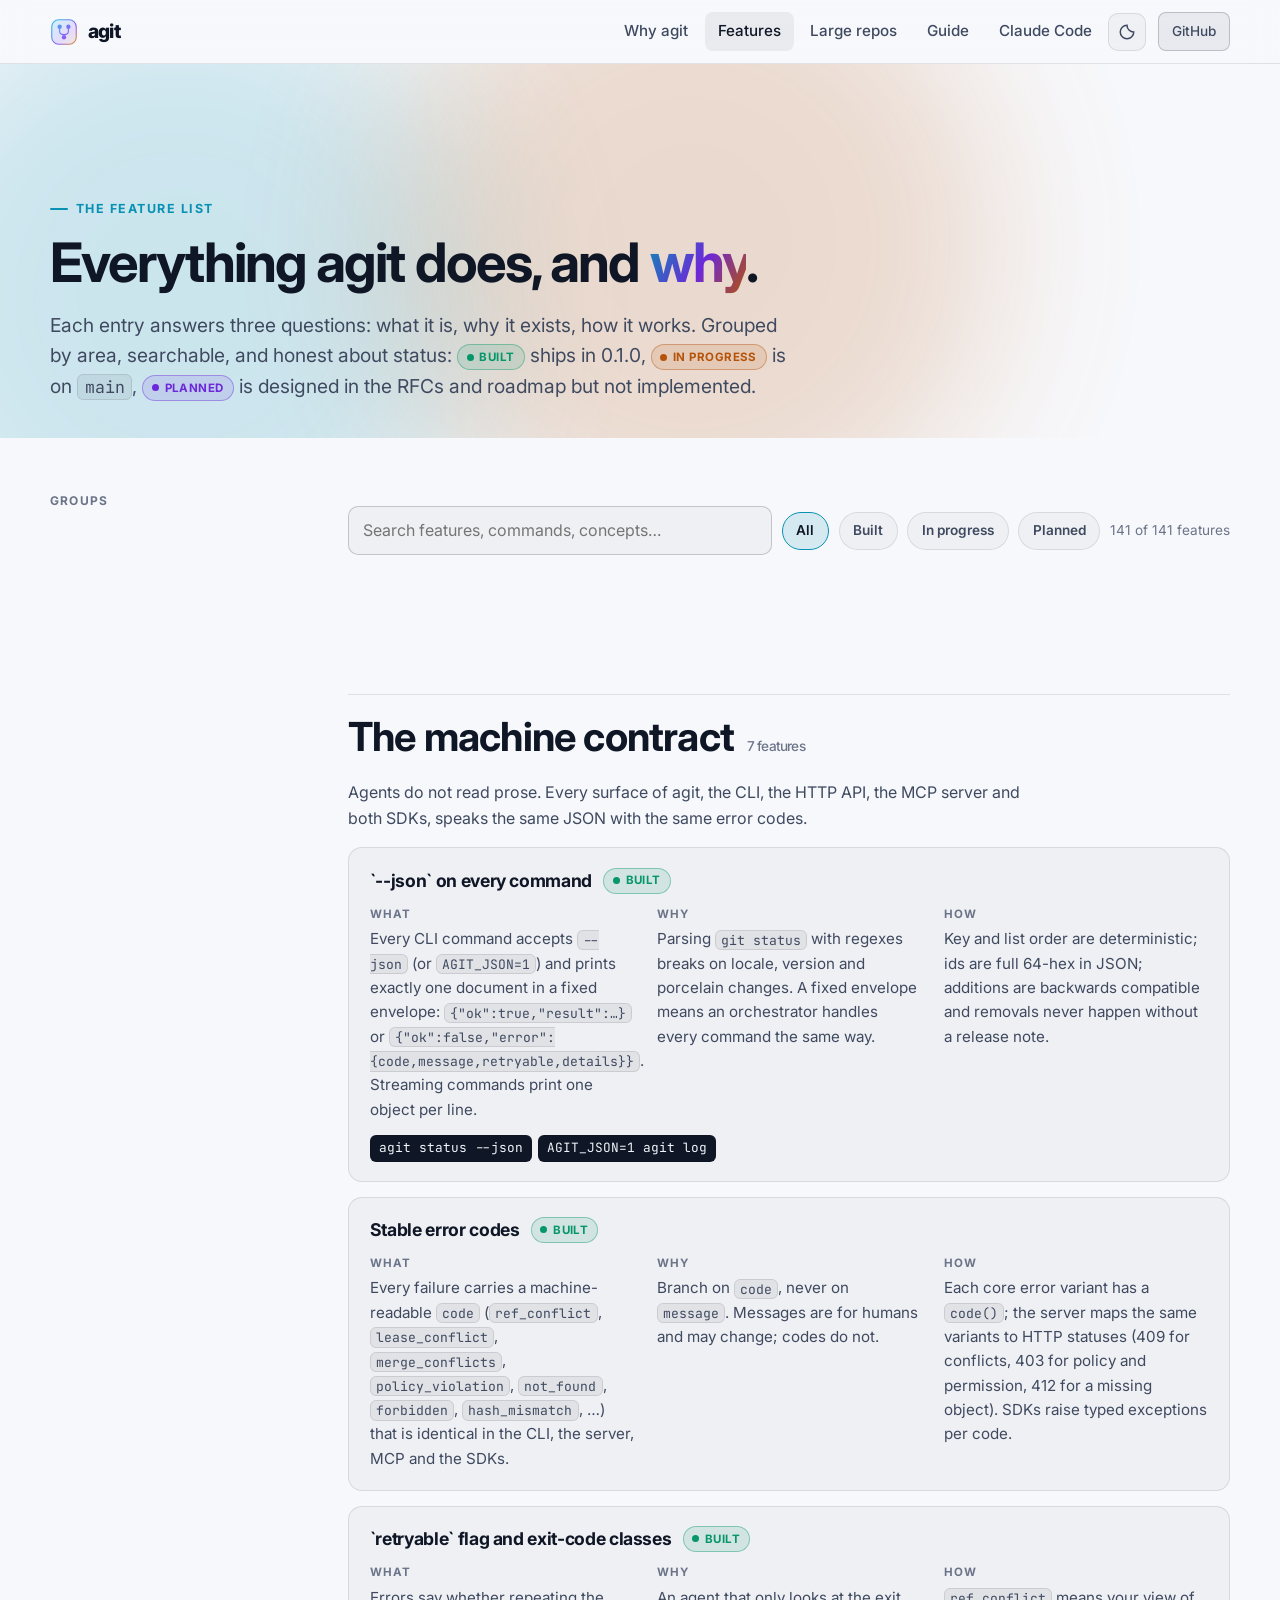
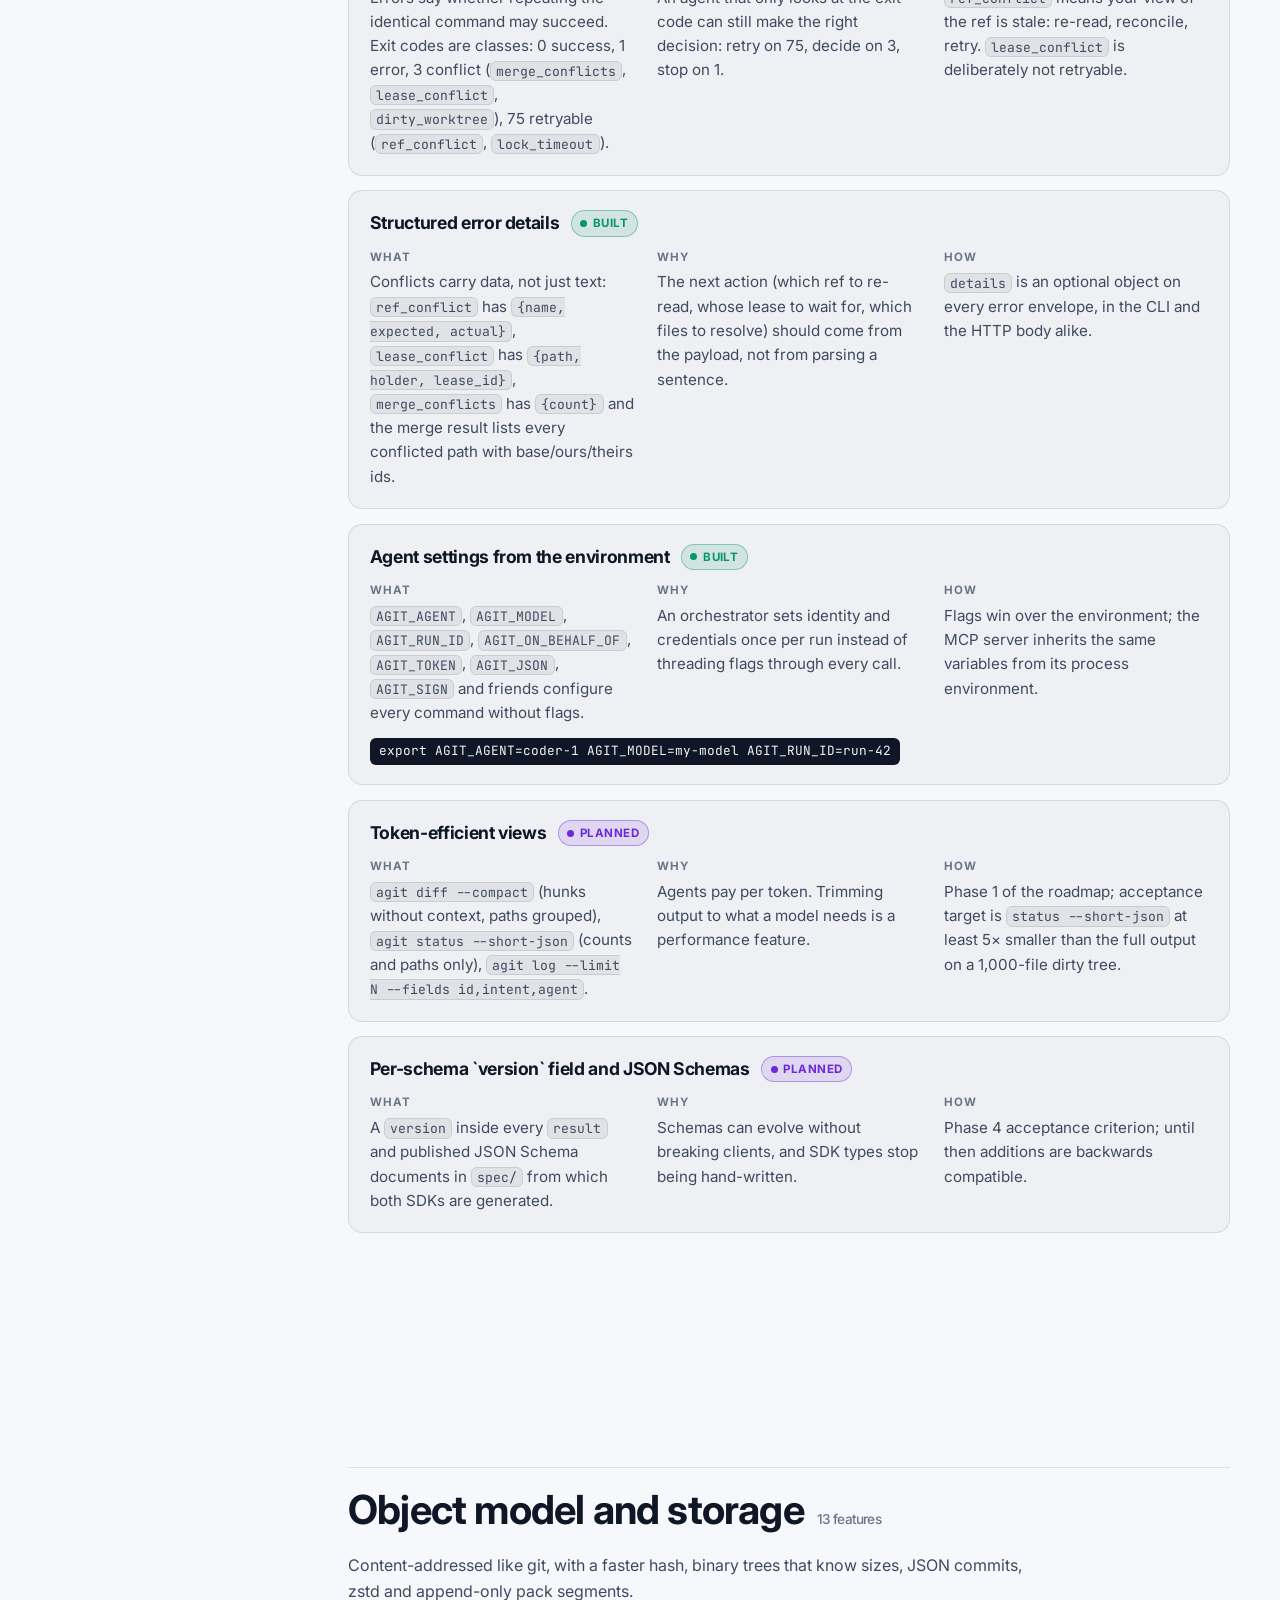
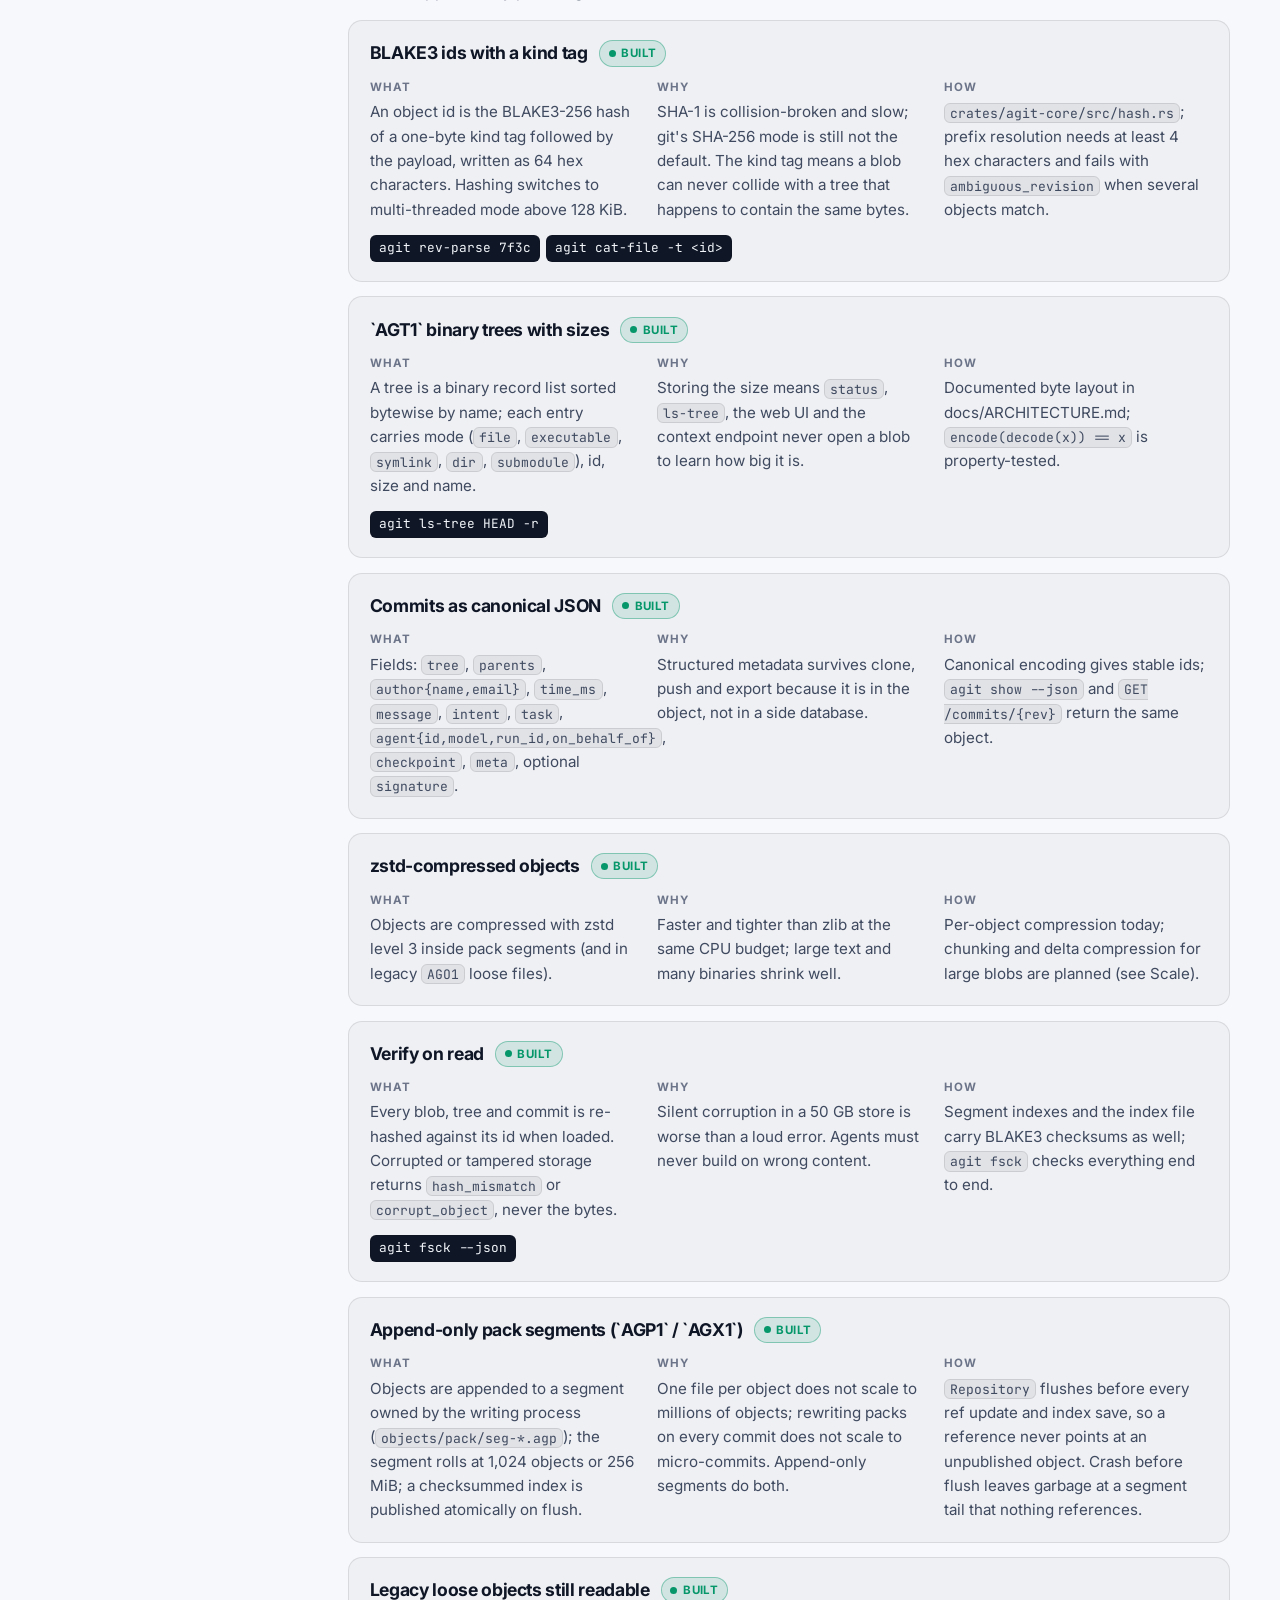
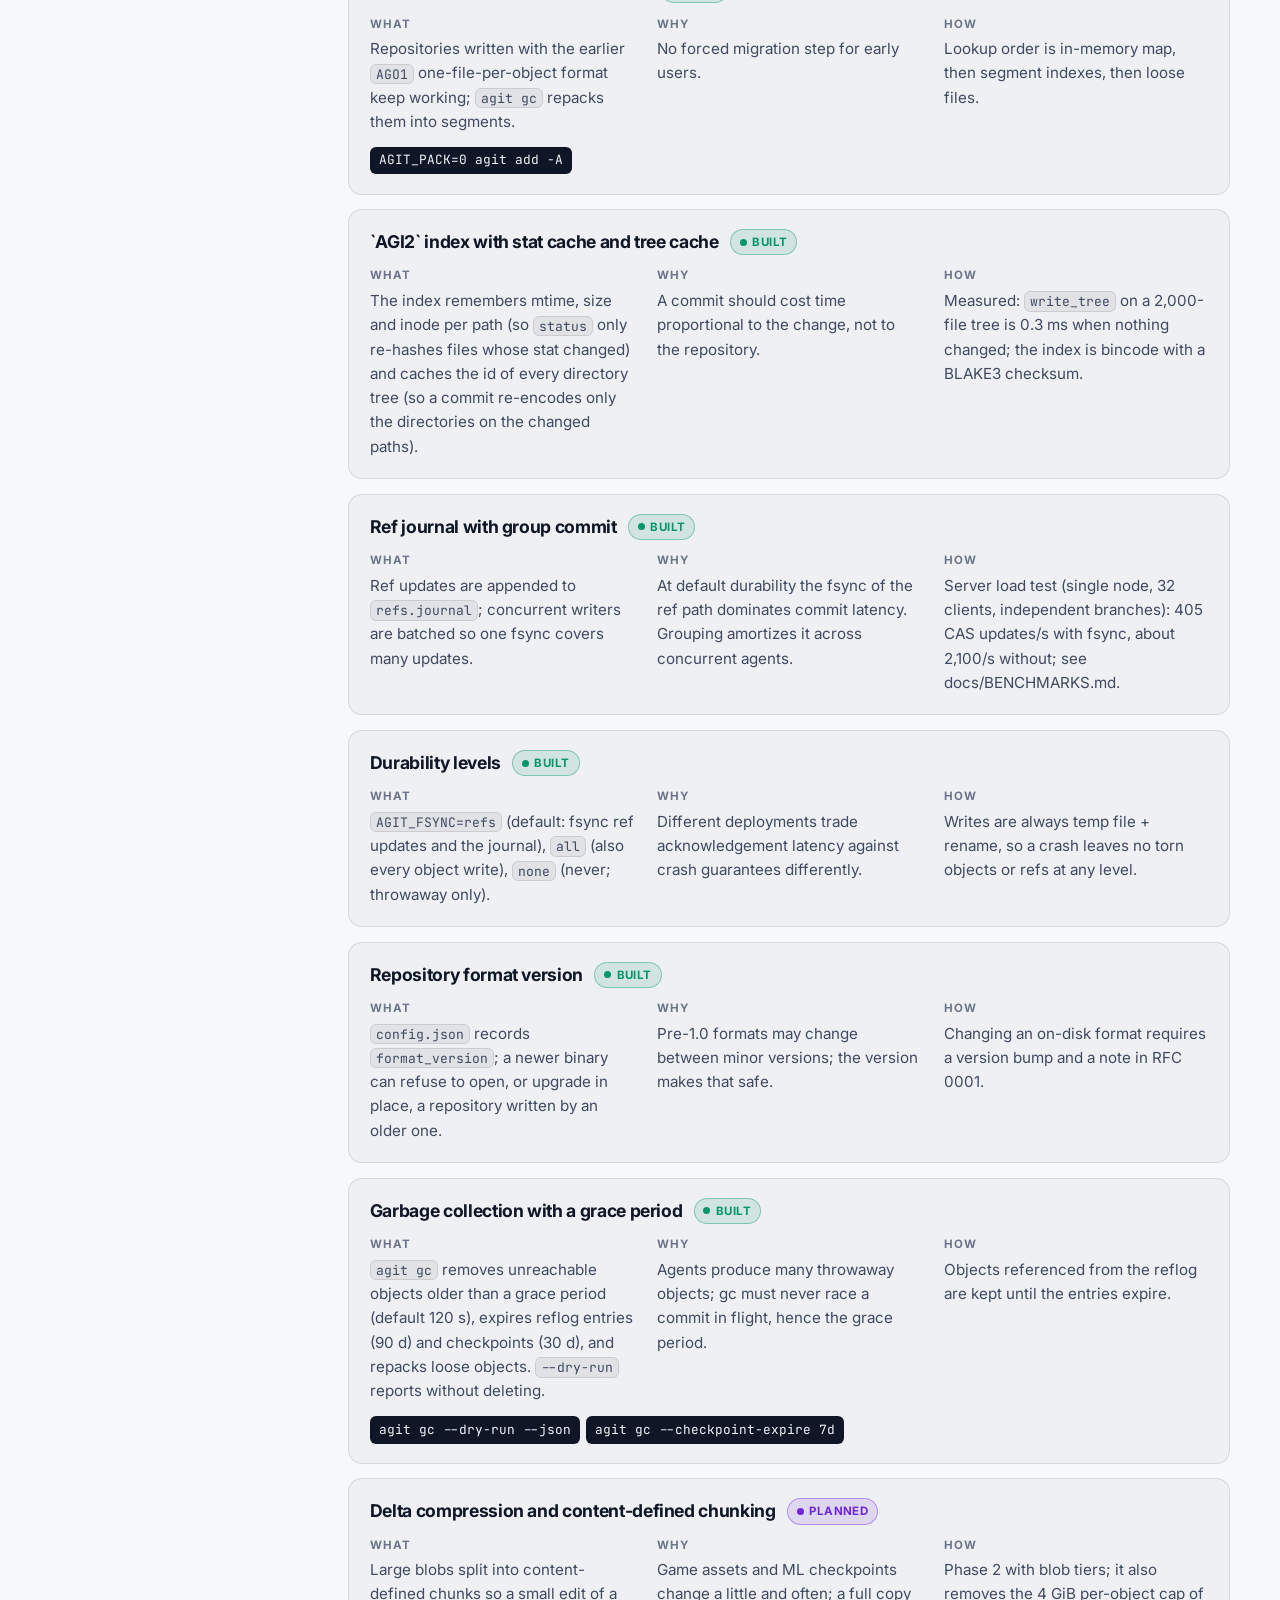
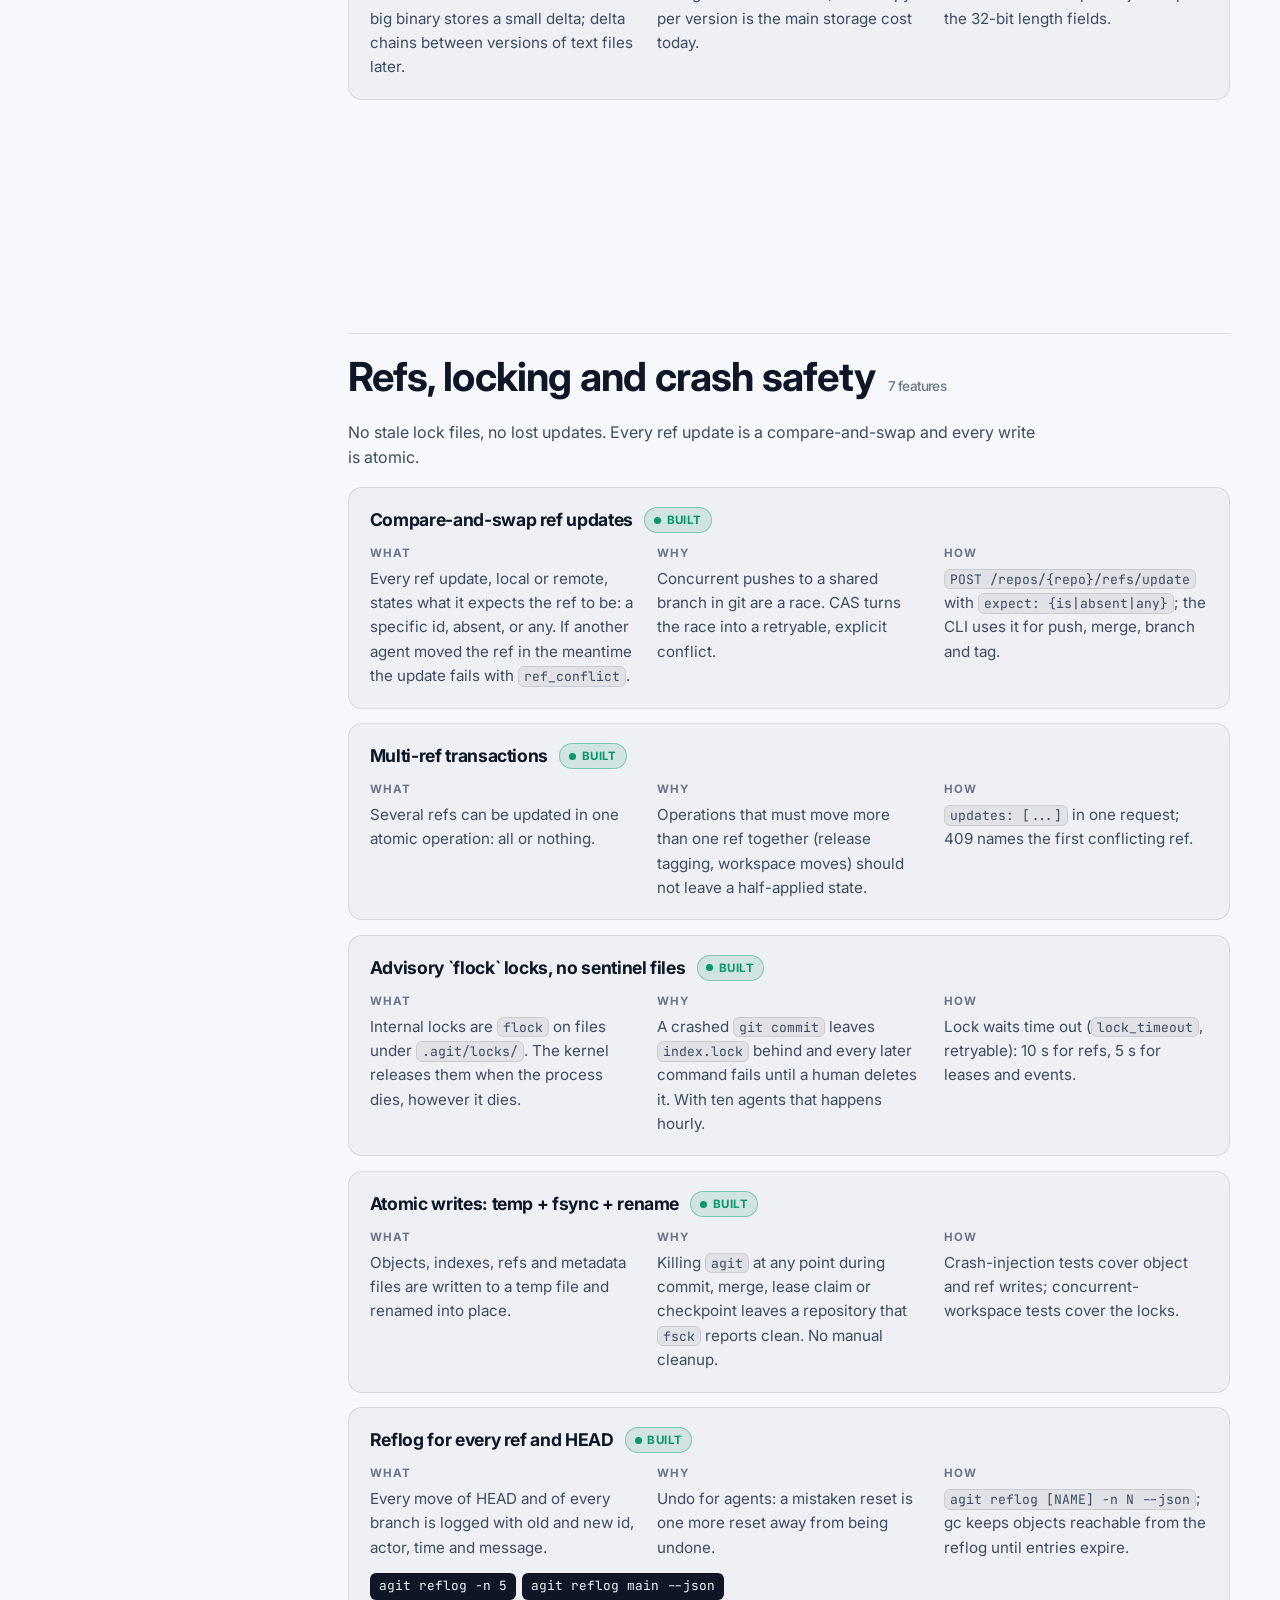
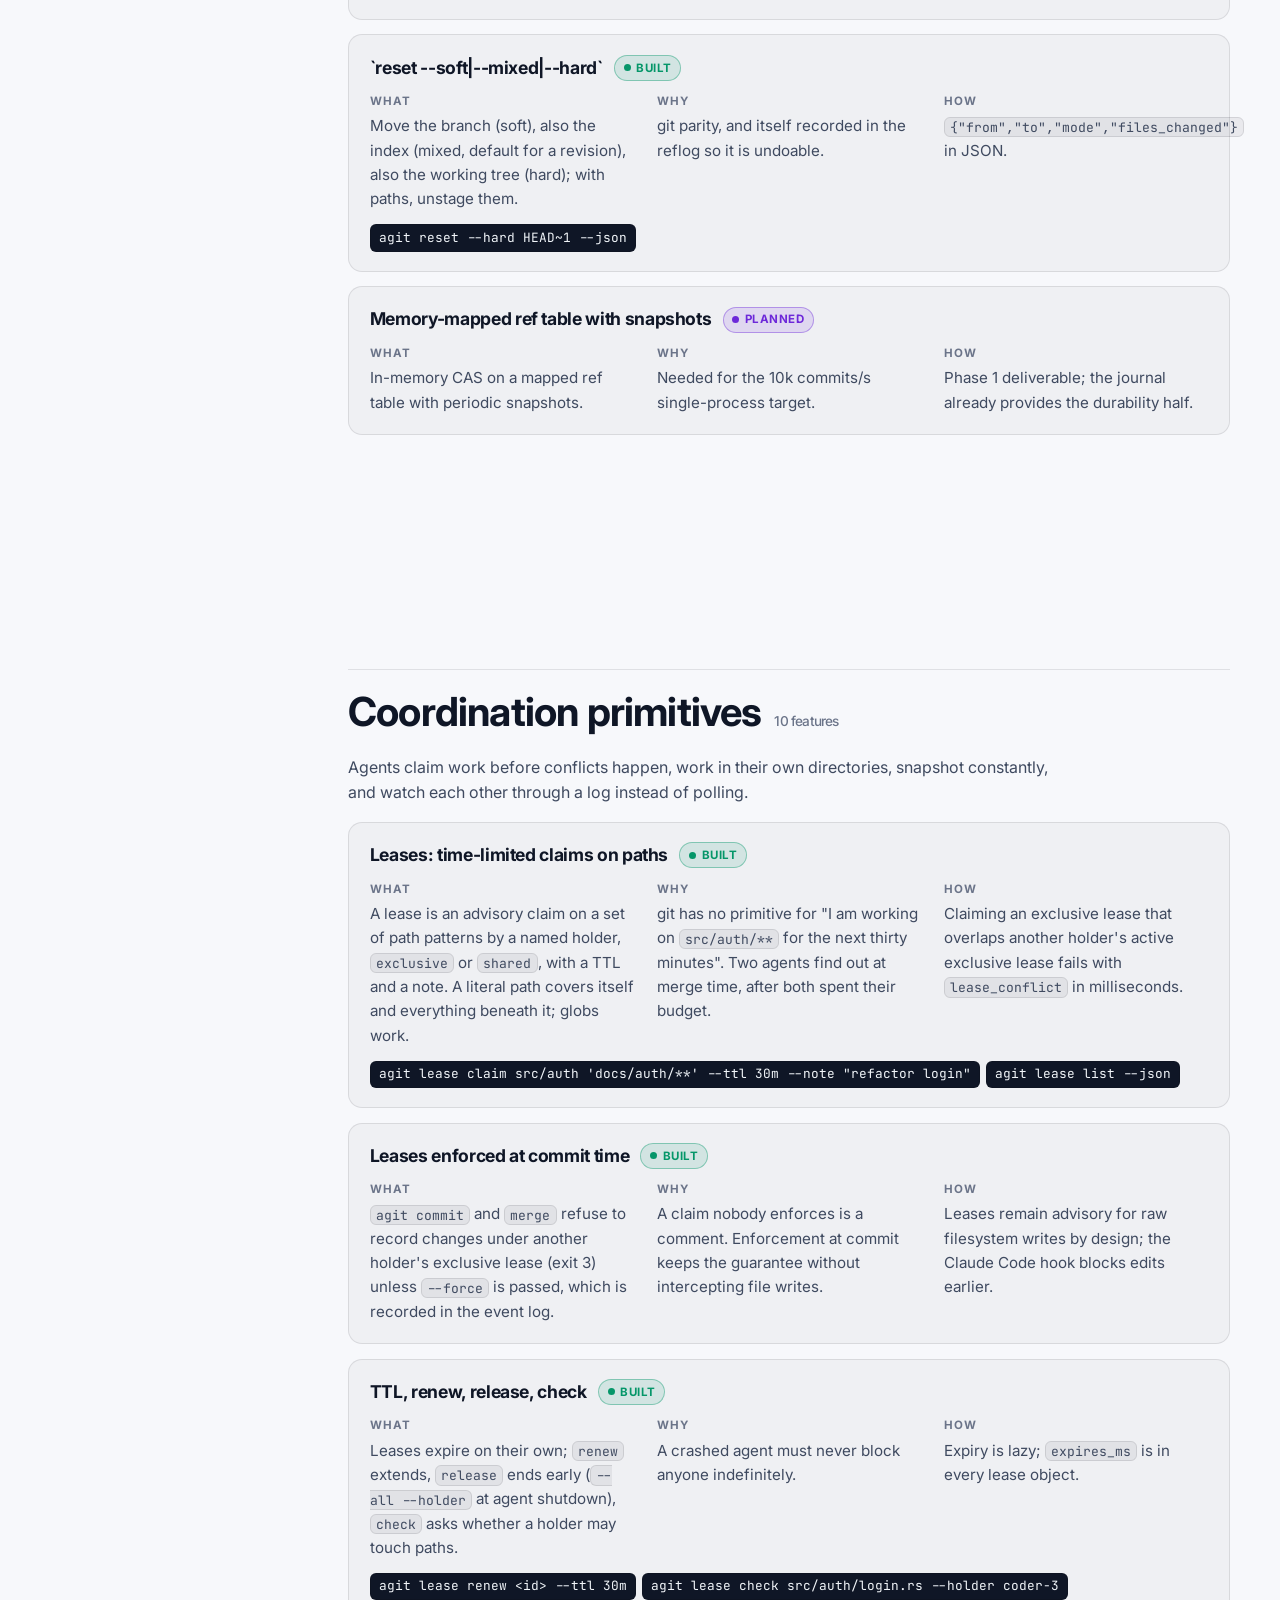
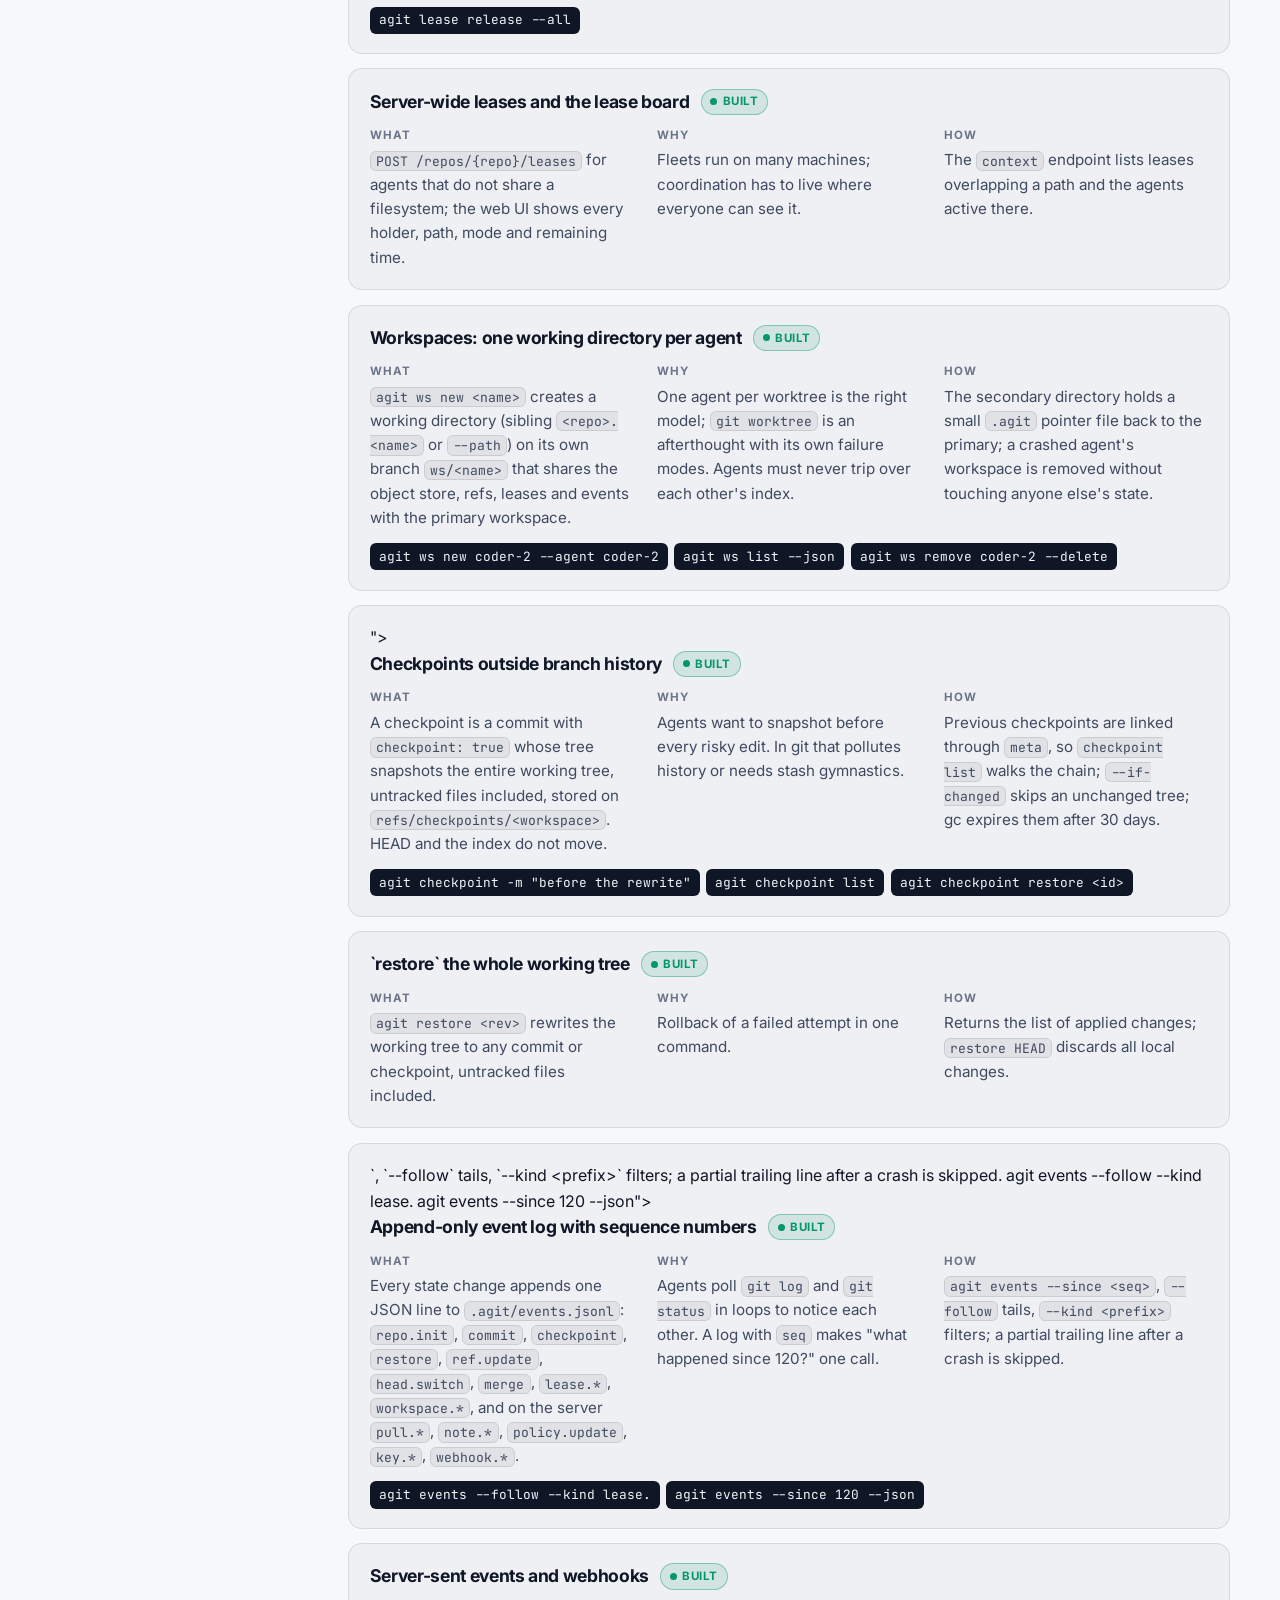
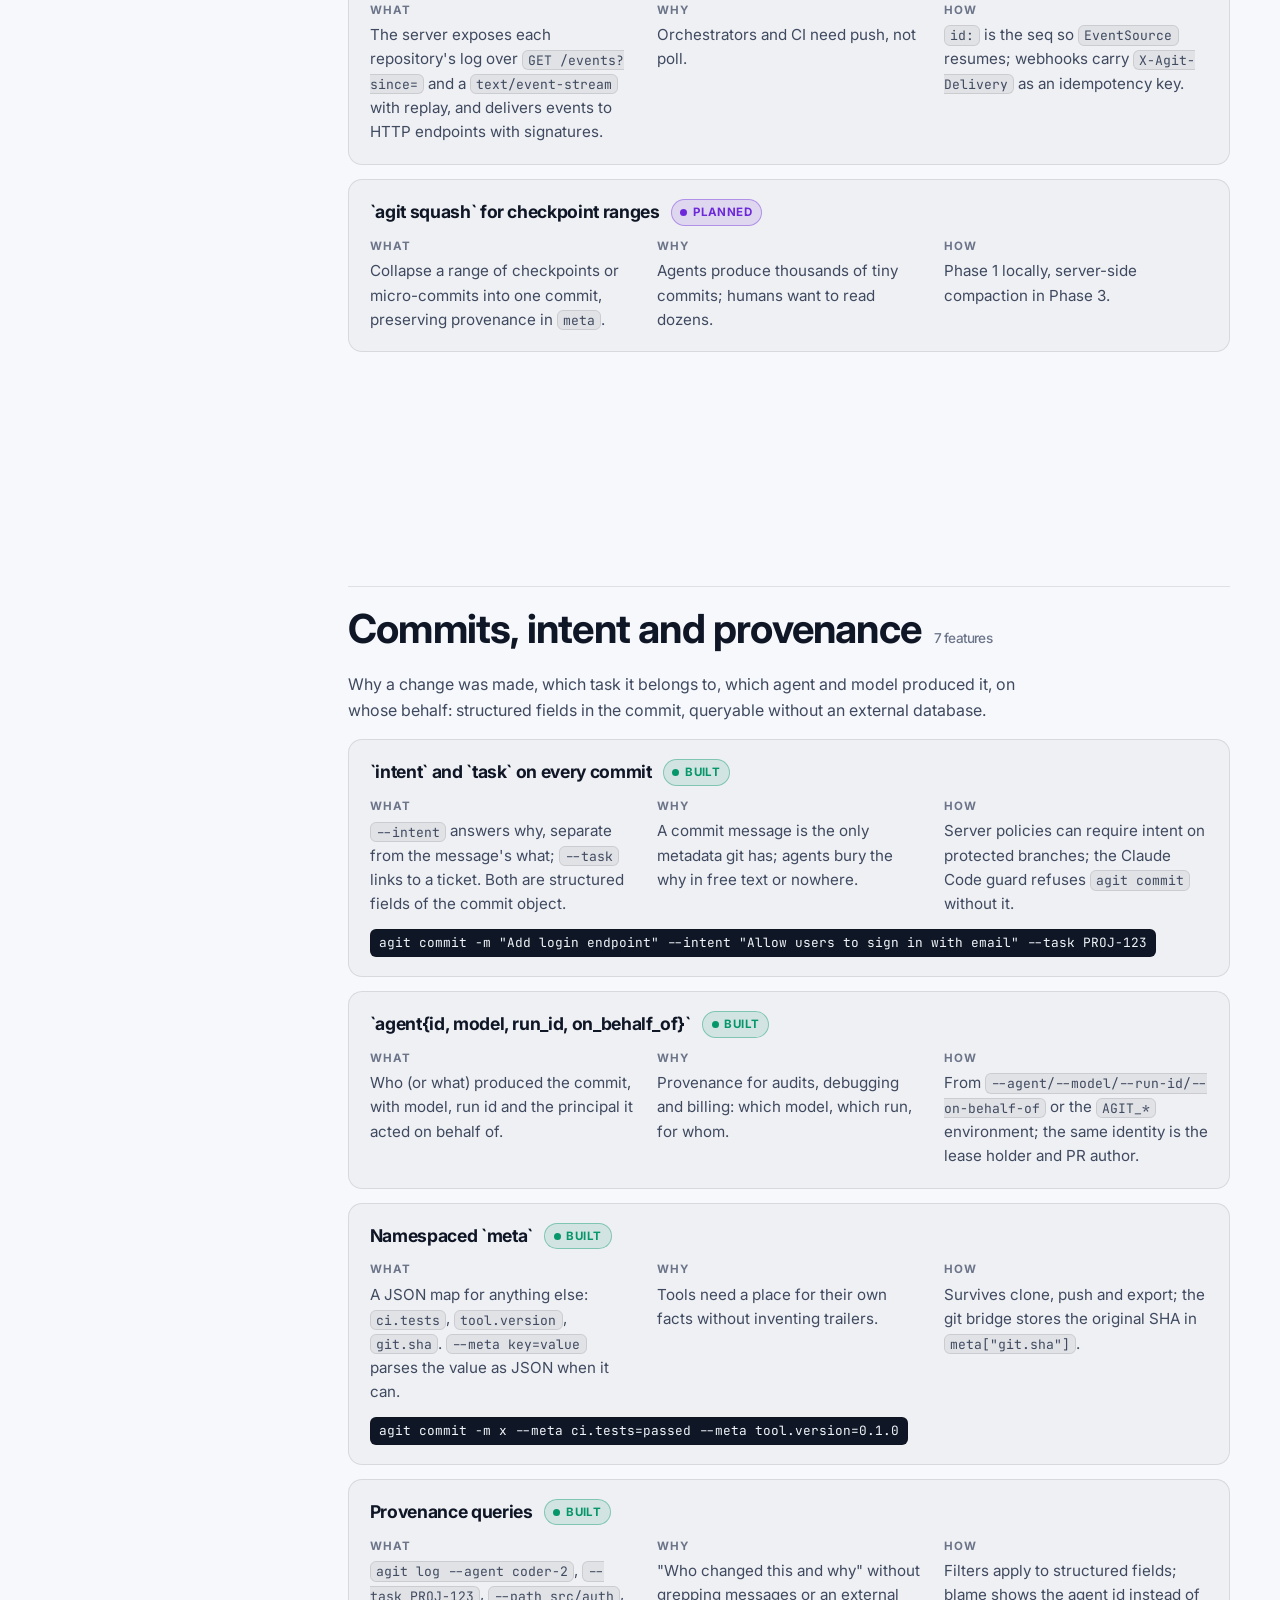
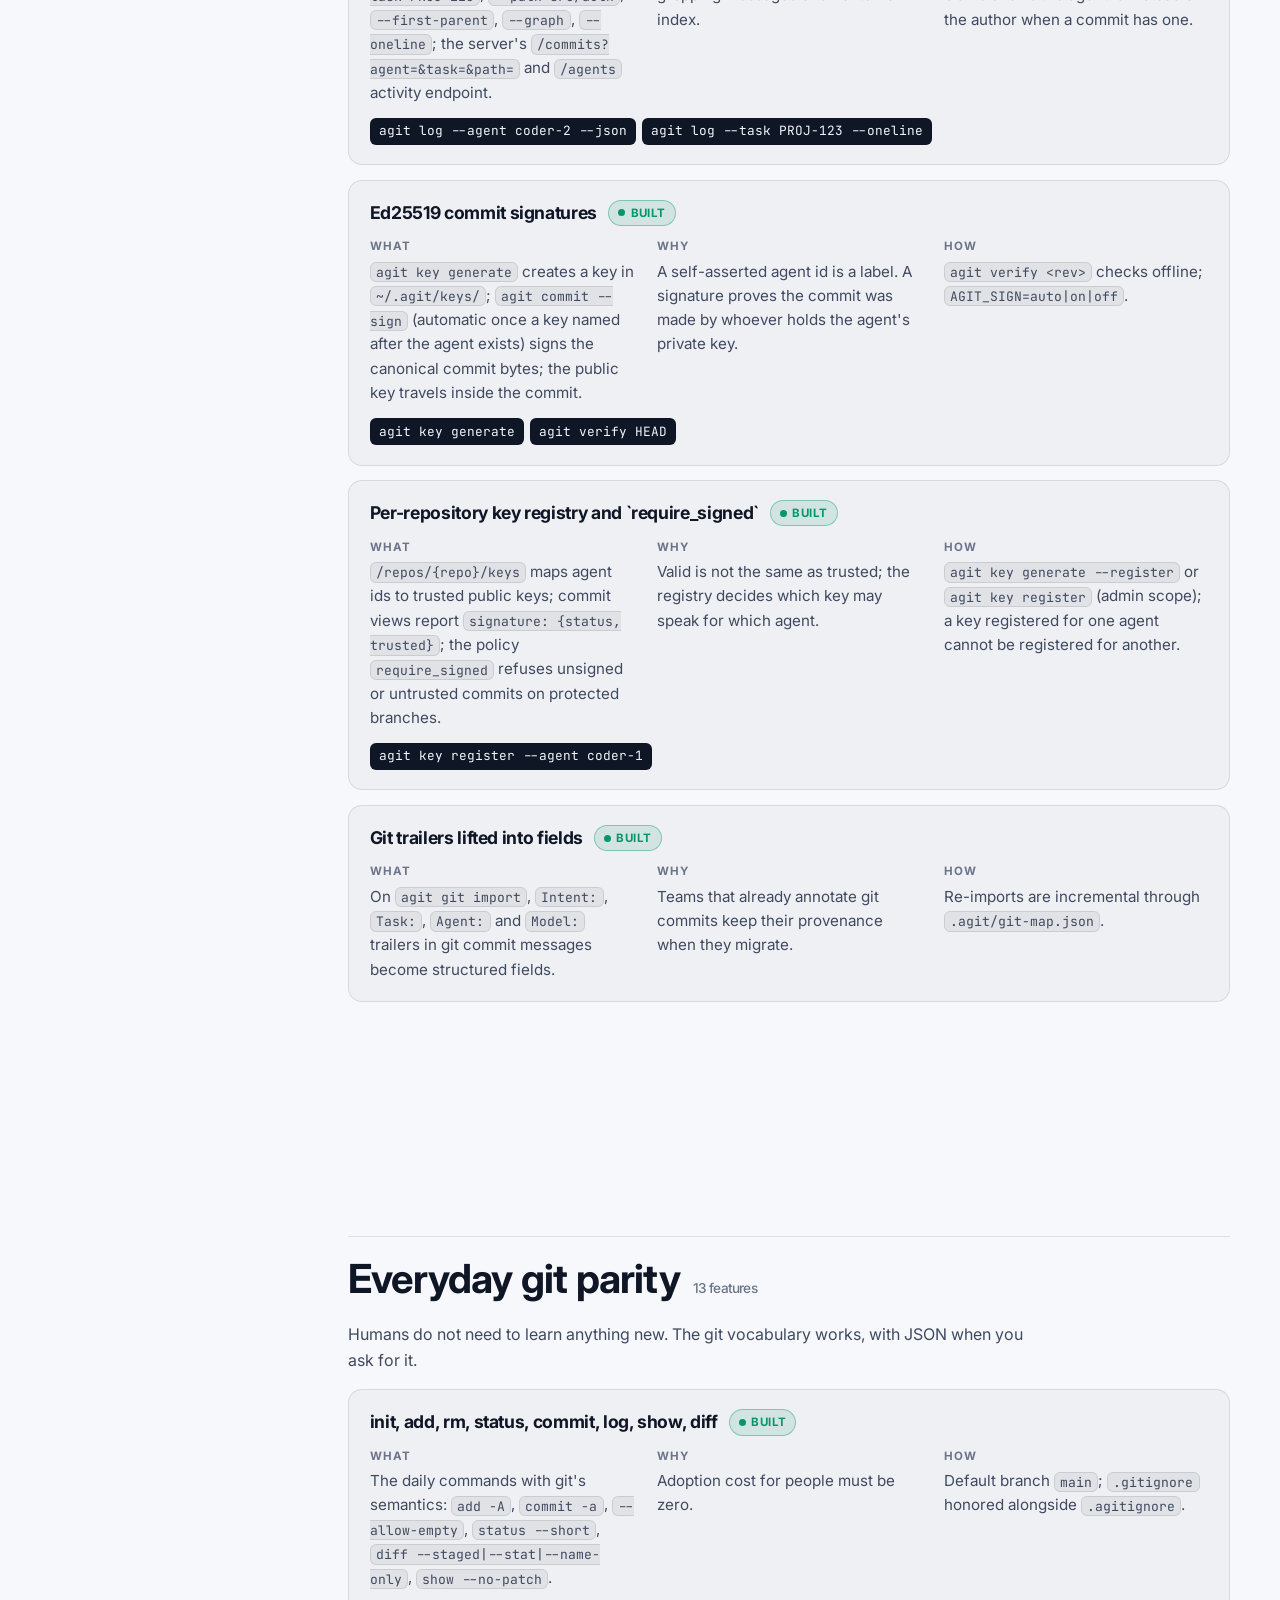
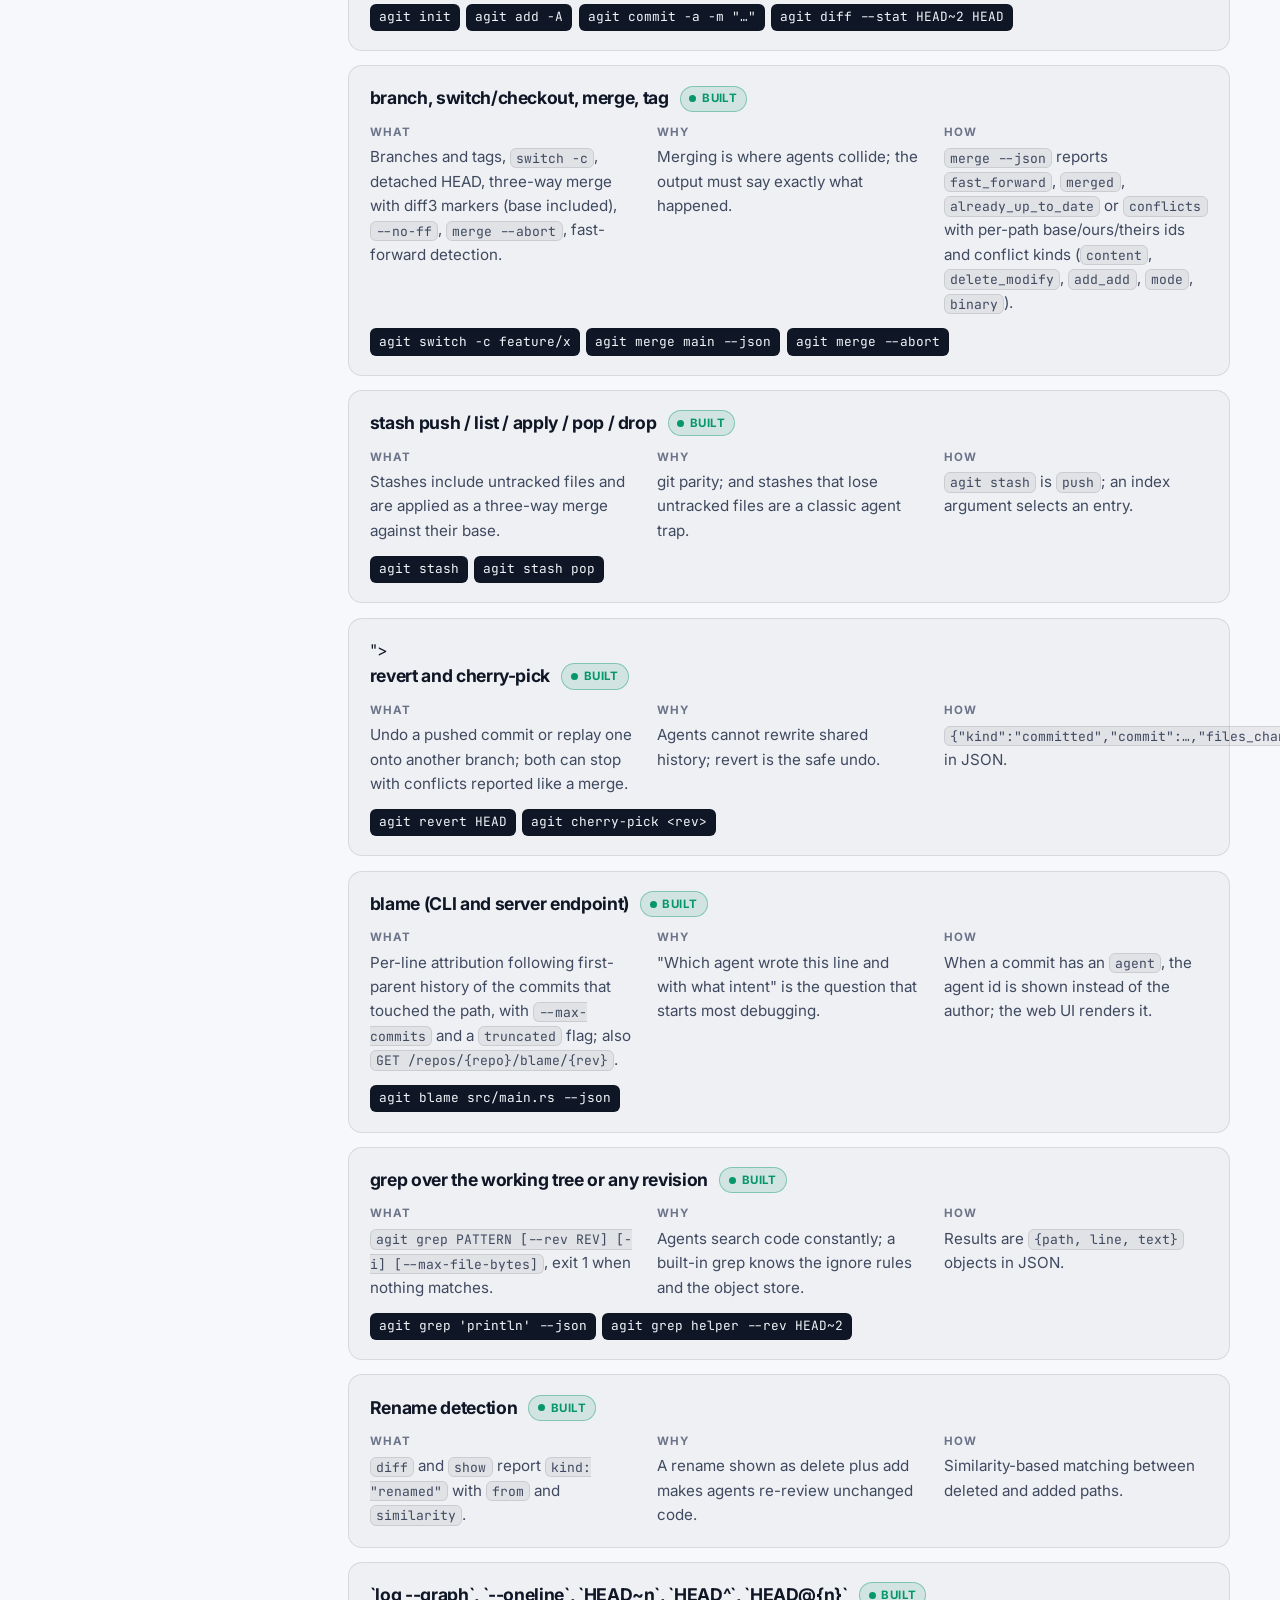
<file: features.html>
<!doctype html>
<html lang="en">
<head>
  <meta charset="utf-8">
  <meta name="viewport" content="width=device-width, initial-scale=1">
  <title>agit features: what, why, how</title>
  <meta name="description" content="Every agit feature with what it does, why it exists and how it works, grouped by area and marked built, in progress or planned: machine contract, storage, refs, coordination, provenance, git parity, server, pull requests, policies, knowledge, agent tooling, web UI, operations, interop, performance.">
  <link rel="icon" href="assets/logo.svg" type="image/svg+xml">
  <link rel="preconnect" href="https://fonts.googleapis.com">
  <link rel="preconnect" href="https://fonts.gstatic.com" crossorigin>
  <link href="https://fonts.googleapis.com/css2?family=Inter:wght@400;500;600;700;800&family=JetBrains+Mono:wght@400;600&display=swap" rel="stylesheet">
  <link rel="stylesheet" href="assets/style.css">
  <script>try { if (localStorage.getItem("agit.theme") === "light" || (!localStorage.getItem("agit.theme") && matchMedia("(prefers-color-scheme: light)").matches)) document.documentElement.setAttribute("data-theme", "light"); } catch (e) {}</script>
</head>
<body>
<a class="skip" href="#main">Skip to content</a>
<nav class="nav" aria-label="Main">
  <div class="wrap">
    <a class="brand" href="./"><img src="assets/logo.svg" alt="" width="28" height="28"> agit</a>
    <button class="icon-btn menu-btn" data-menu aria-expanded="false" aria-label="Menu"><svg viewBox="0 0 24 24" fill="none" stroke="currentColor" stroke-width="2" stroke-linecap="round"><path d="M4 7h16M4 12h16M4 17h16"/></svg></button>
    <div class="nav-links">
      <a href="index.html#why">Why agit</a>
      <a href="features.html">Features</a>
      <a href="scale.html">Large repos</a>
      <a href="guide.html">Guide</a>
      <a href="guide.html#claude">Claude Code</a>
      <button class="icon-btn" data-theme-toggle aria-label="Switch theme" title="Theme"><svg viewBox="0 0 24 24" fill="none" stroke="currentColor" stroke-width="2" stroke-linecap="round"><path d="M12 3a9 9 0 1 0 9 9c-4.97 0-9-4.03-9-9Z"/></svg></button>
      <a class="btn sm" href="https://github.com/shadow-kernel/agit">GitHub</a>
    </div>
  </div>
</nav>

<main id="main">
<header class="hero" style="padding-bottom:0.5rem">
  <div class="blobs" aria-hidden="true"><span class="blob a"></span><span class="blob c"></span></div>
  <div class="wrap" style="grid-template-columns:1fr">
    <div>
      <div class="eyebrow">The feature list</div>
      <h1 style="font-size:clamp(2rem,4.5vw,3.4rem)">Everything agit does, and <span class="grad">why</span>.</h1>
      <p class="lead">Each entry answers three questions: what it is, why it exists, how it works. Grouped by area, searchable, and honest about status: <span class="badge built">built</span> ships in 0.1.0, <span class="badge progress">in progress</span> is on <code>main</code>, <span class="badge planned">planned</span> is designed in the RFCs and roadmap but not implemented.</p>
    </div>
  </div>
</header>

<div class="wrap docs">
  <aside class="toc" data-toc aria-label="Feature groups"><h4>Groups</h4></aside>
  <div>
    <div class="filters" role="search">
      <input type="search" data-search placeholder="Search features, commands, concepts…" aria-label="Search features">
      <button class="chip" data-status-filter="all" aria-pressed="true">All</button>
      <button class="chip" data-status-filter="built" aria-pressed="false">Built</button>
      <button class="chip" data-status-filter="progress" aria-pressed="false">In progress</button>
      <button class="chip" data-status-filter="planned" aria-pressed="false">Planned</button>
      <span class="count" data-count aria-live="polite"></span>
    </div>
    <div data-features>
      <noscript><p class="callout warn">The feature list is rendered from <code>assets/features.js</code> and needs JavaScript. The same content lives in the <a href="https://github.com/shadow-kernel/agit/blob/main/README.md">README</a> and the <a href="https://github.com/shadow-kernel/agit/tree/main/docs/handbook">handbook</a>.</p></noscript>
    </div>
  </div>
</div>
</main>

<footer>
  <div class="wrap">
    <div><a class="brand" href="./"><img src="assets/logo.svg" alt="" width="28" height="28"> agit</a><p>Version control and collaboration for AI agents. MIT or Apache-2.0.</p></div>
    <div><h4>Site</h4><a href="index.html#why">Why agit</a><a href="features.html">Features</a><a href="scale.html">Large repositories</a><a href="guide.html">Guide</a></div>
    <div><h4>Project</h4><a href="https://github.com/shadow-kernel/agit">GitHub repository</a><a href="https://github.com/shadow-kernel/agit/releases">Releases</a><a href="https://github.com/shadow-kernel/agit/blob/main/CHANGELOG.md">Changelog</a><a href="https://github.com/shadow-kernel/agit/blob/main/docs/ROADMAP.md">Roadmap</a></div>
    <div><h4>Documentation</h4><a href="https://github.com/shadow-kernel/agit/tree/main/docs/handbook">Handbook</a><a href="https://github.com/shadow-kernel/agit/blob/main/docs/API.md">HTTP API</a><a href="https://github.com/shadow-kernel/agit/blob/main/docs/ARCHITECTURE.md">Architecture</a><a href="https://github.com/shadow-kernel/agit/blob/main/docs/SECURITY.md">Security</a></div>
  </div>
</footer>
<script src="assets/features.js"></script>
<script src="assets/site.js" defer></script>
</body>
</html>
</file>
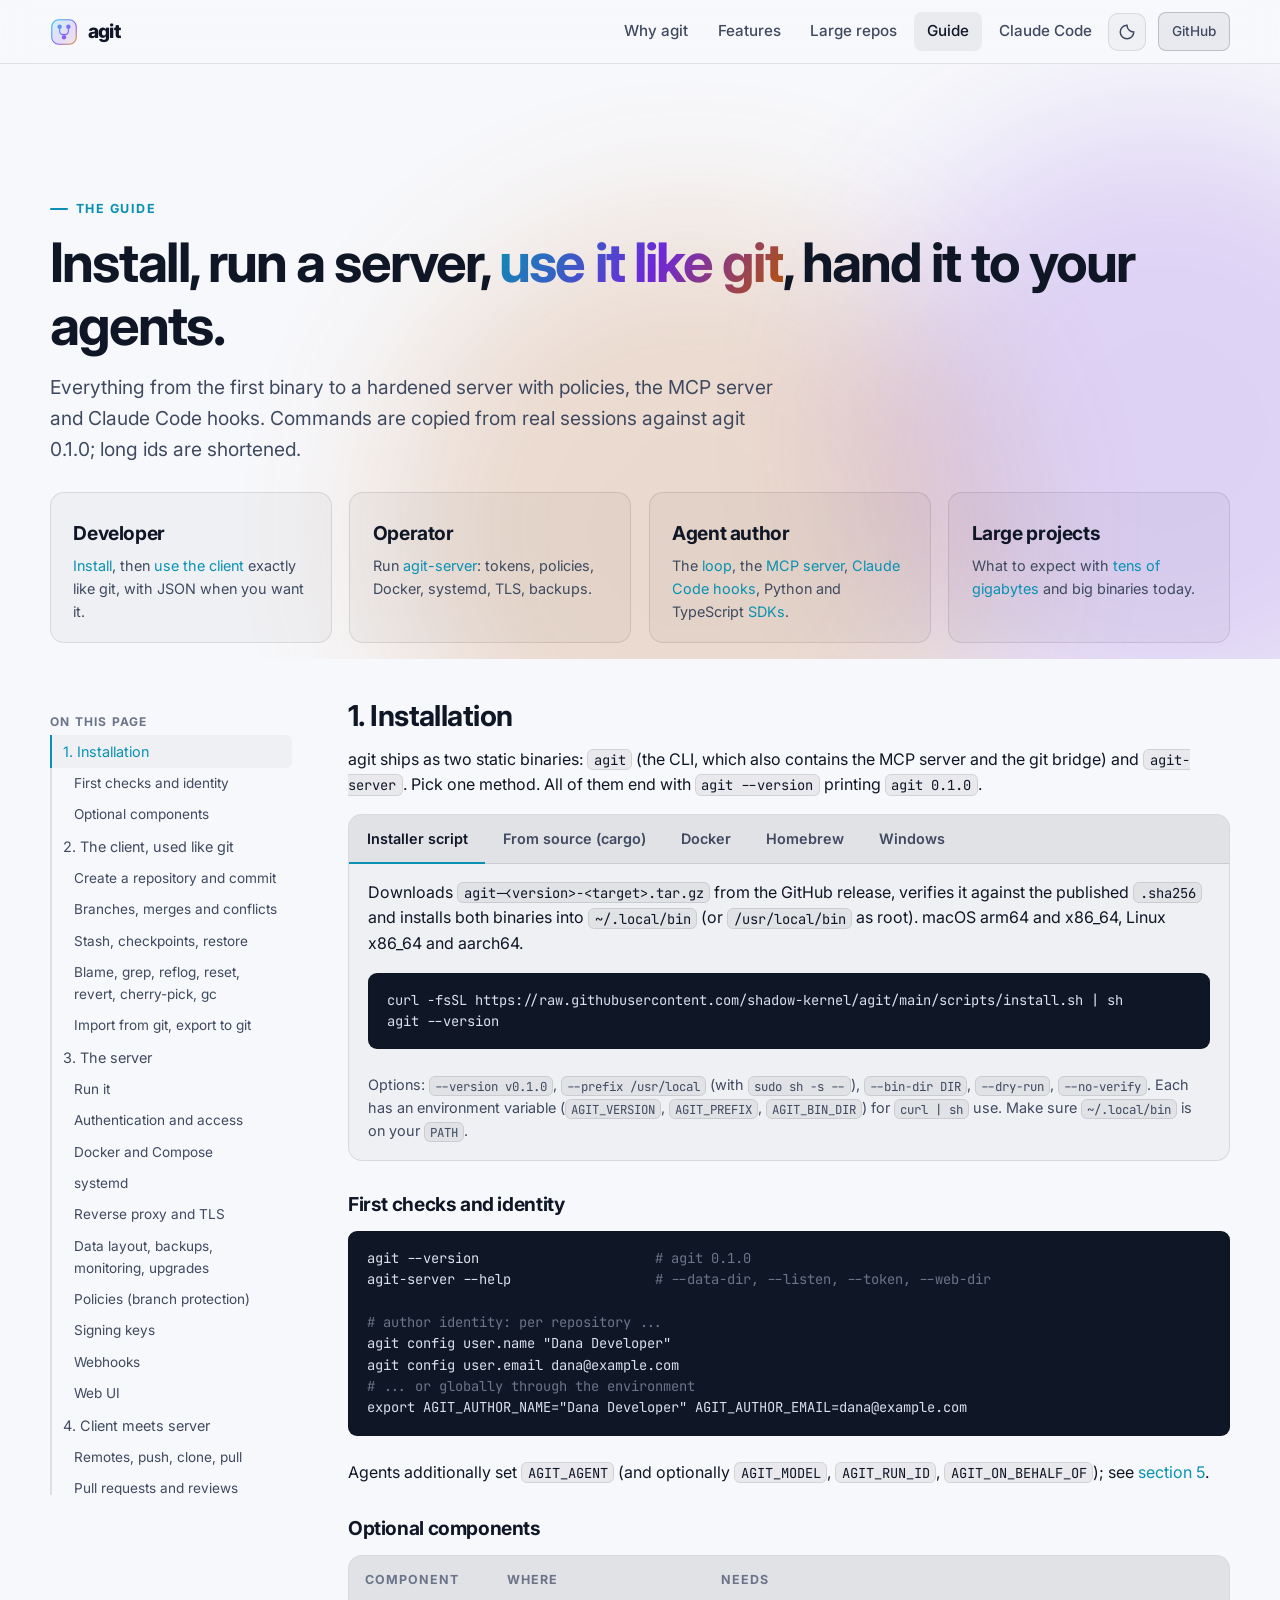
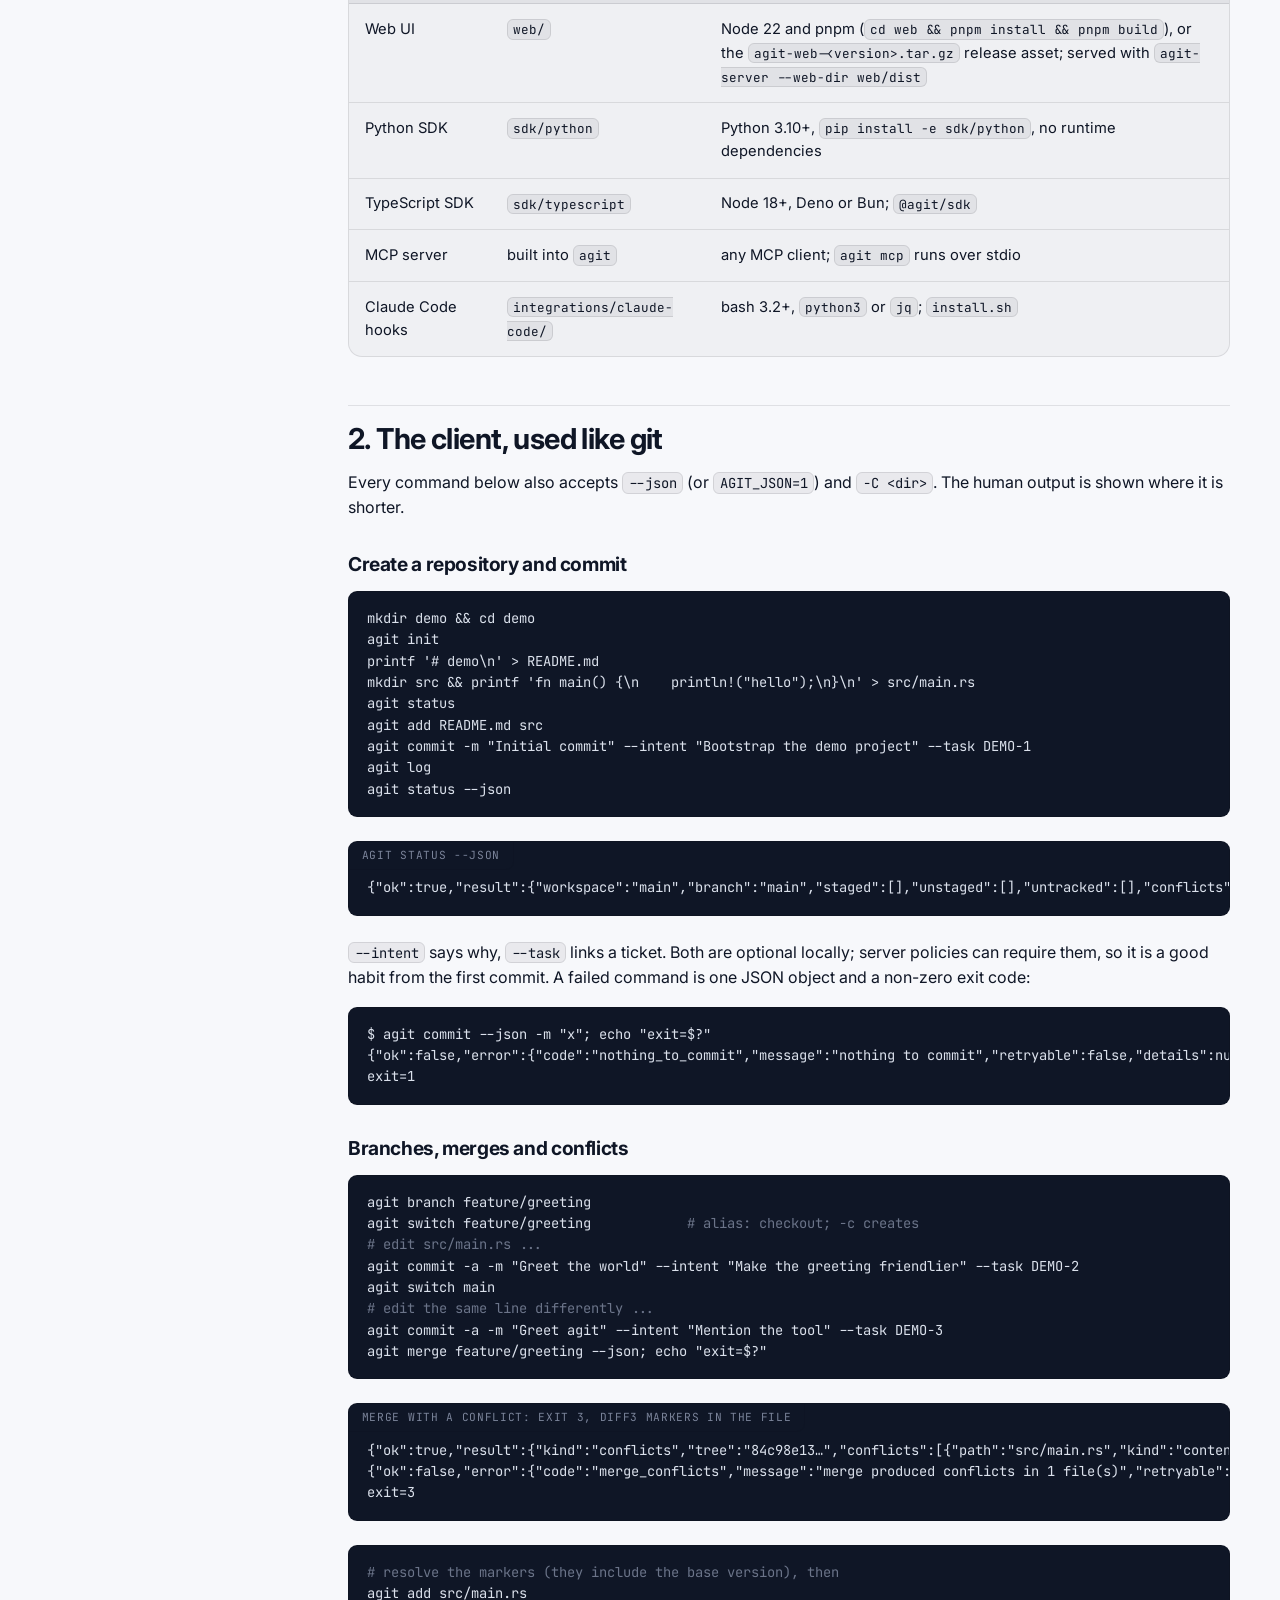
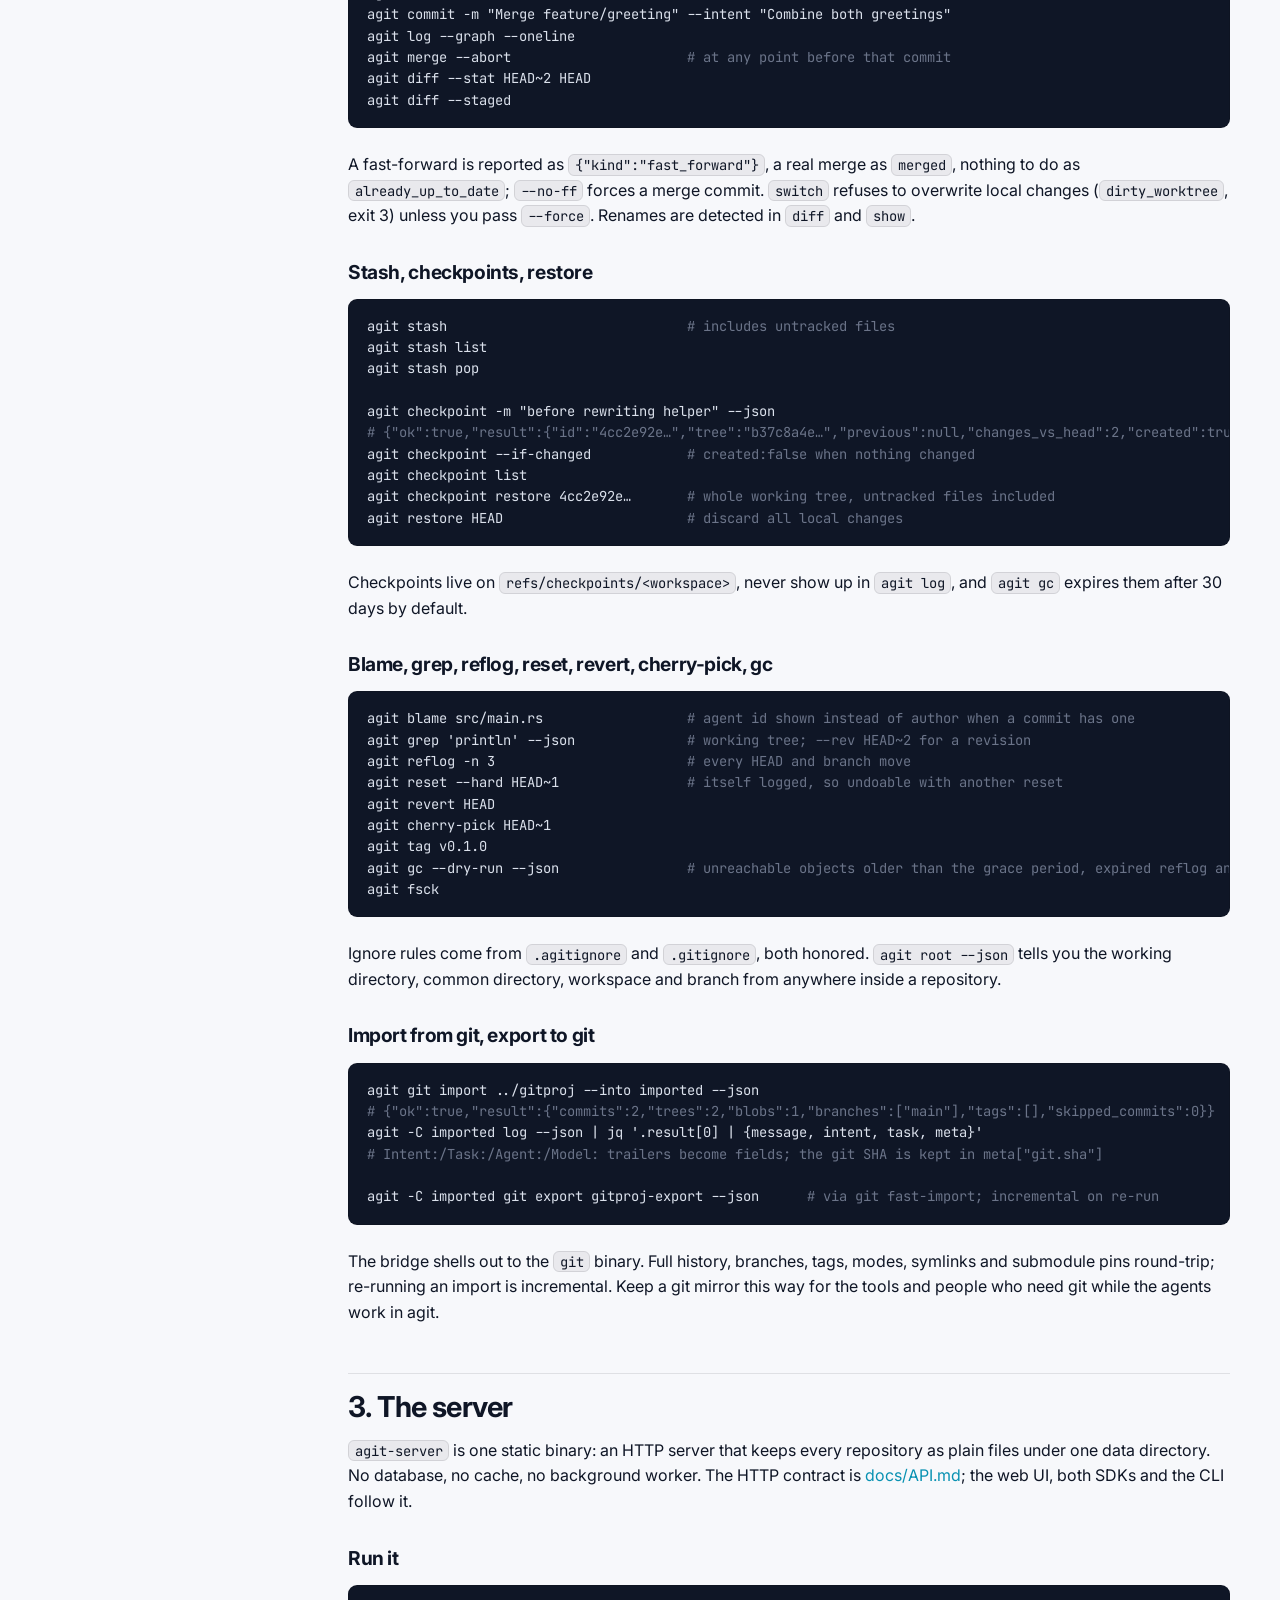
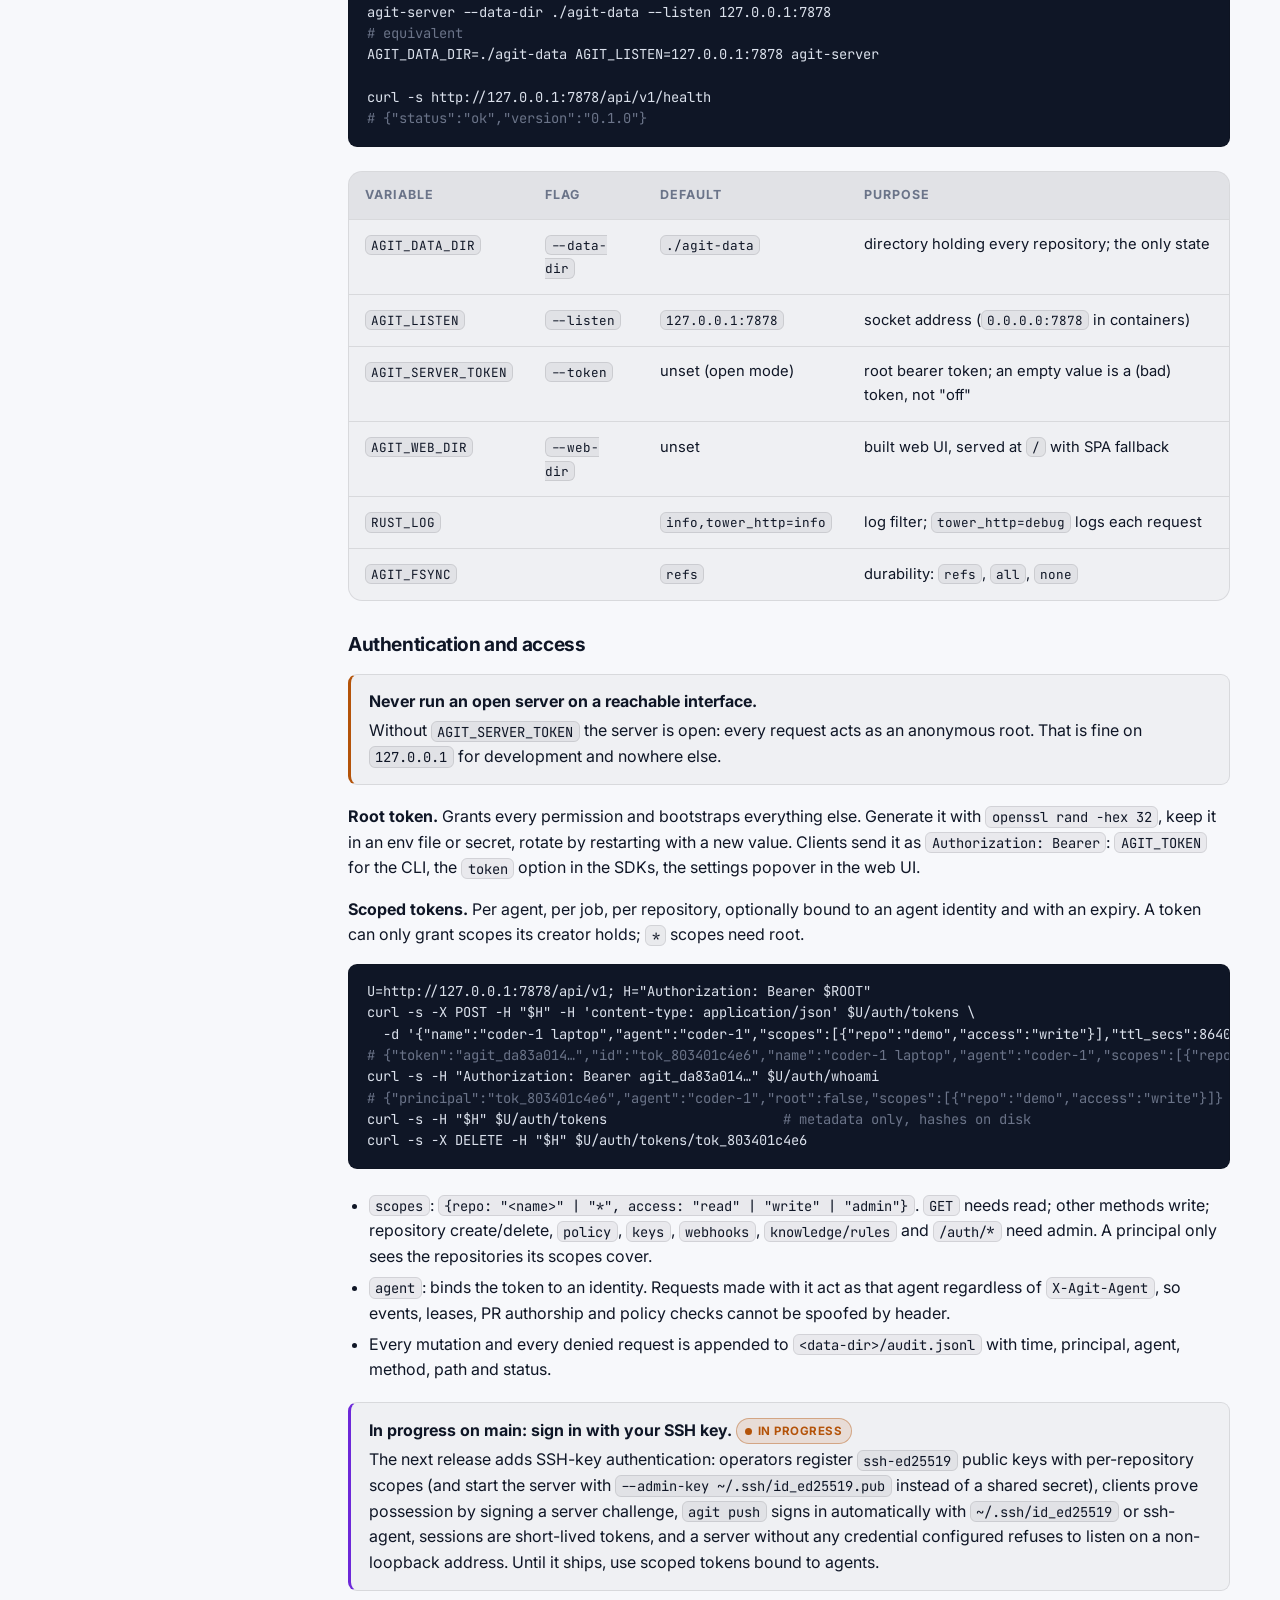
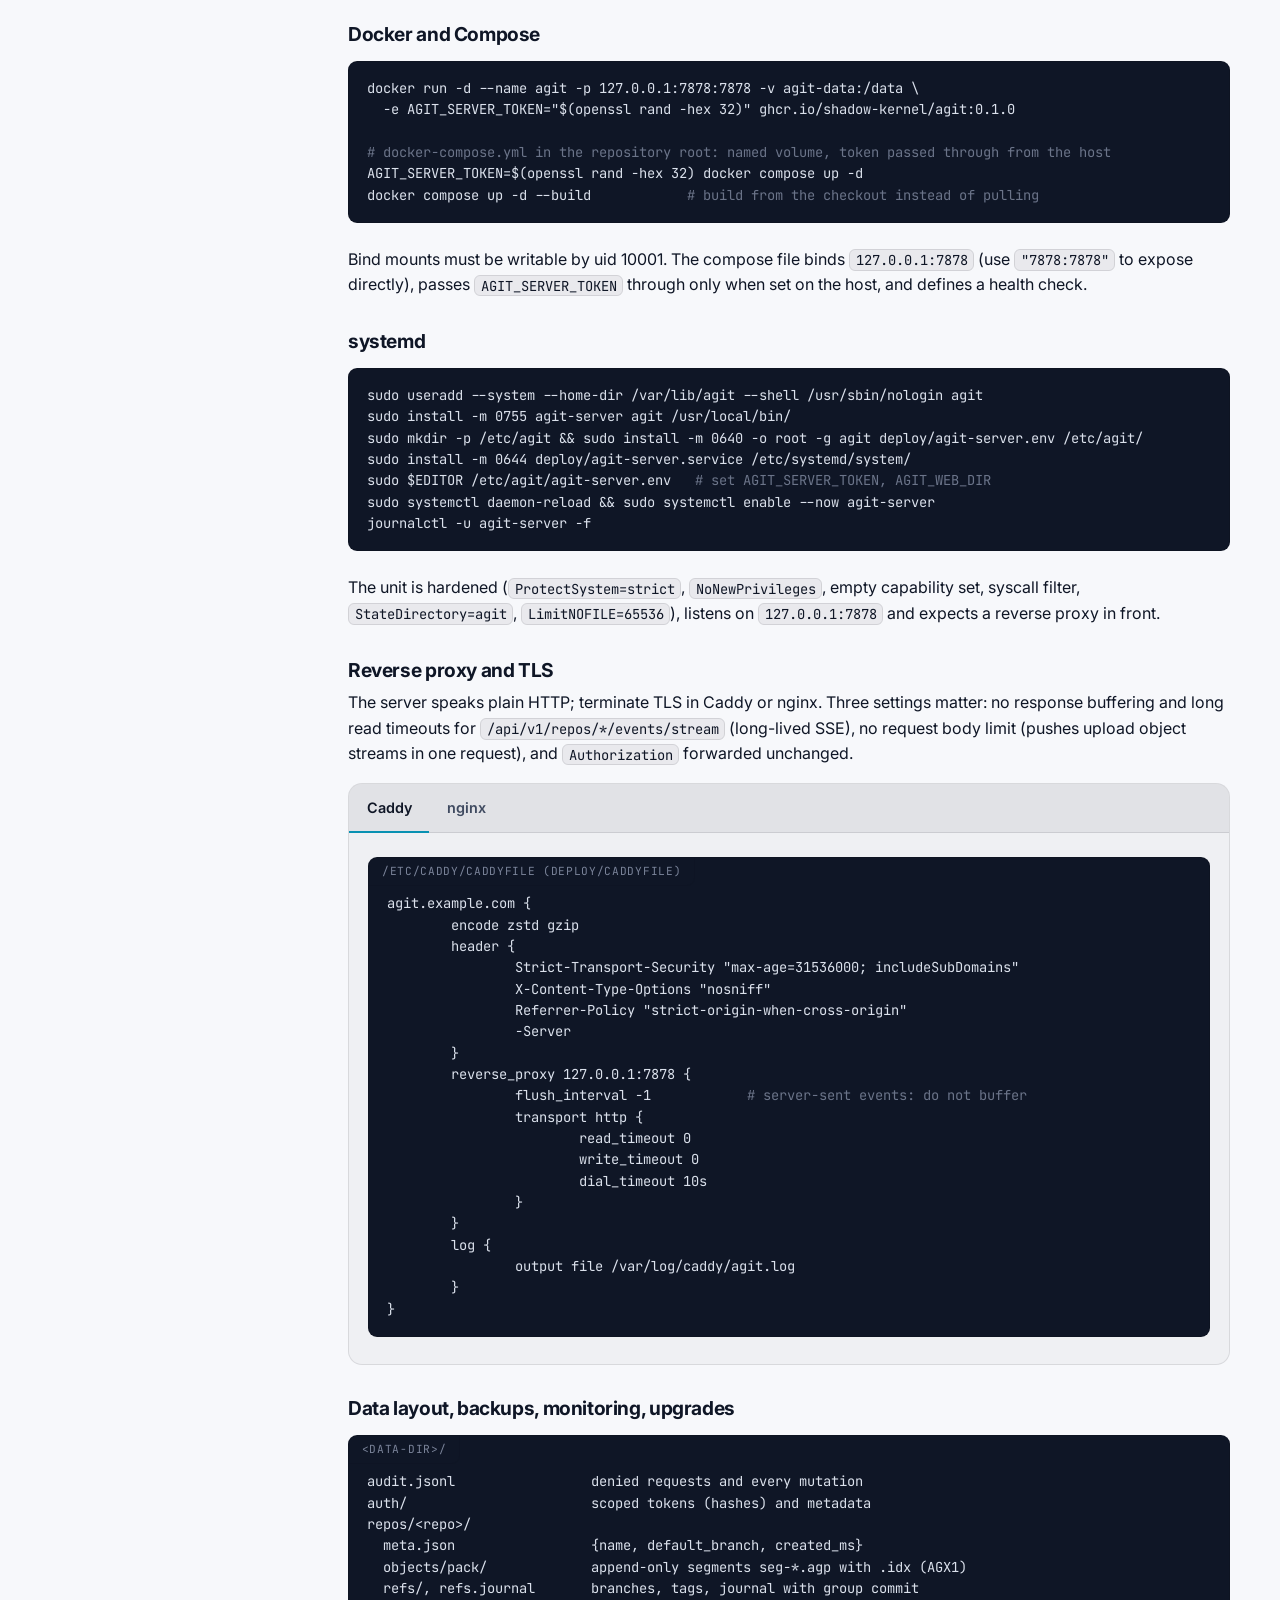
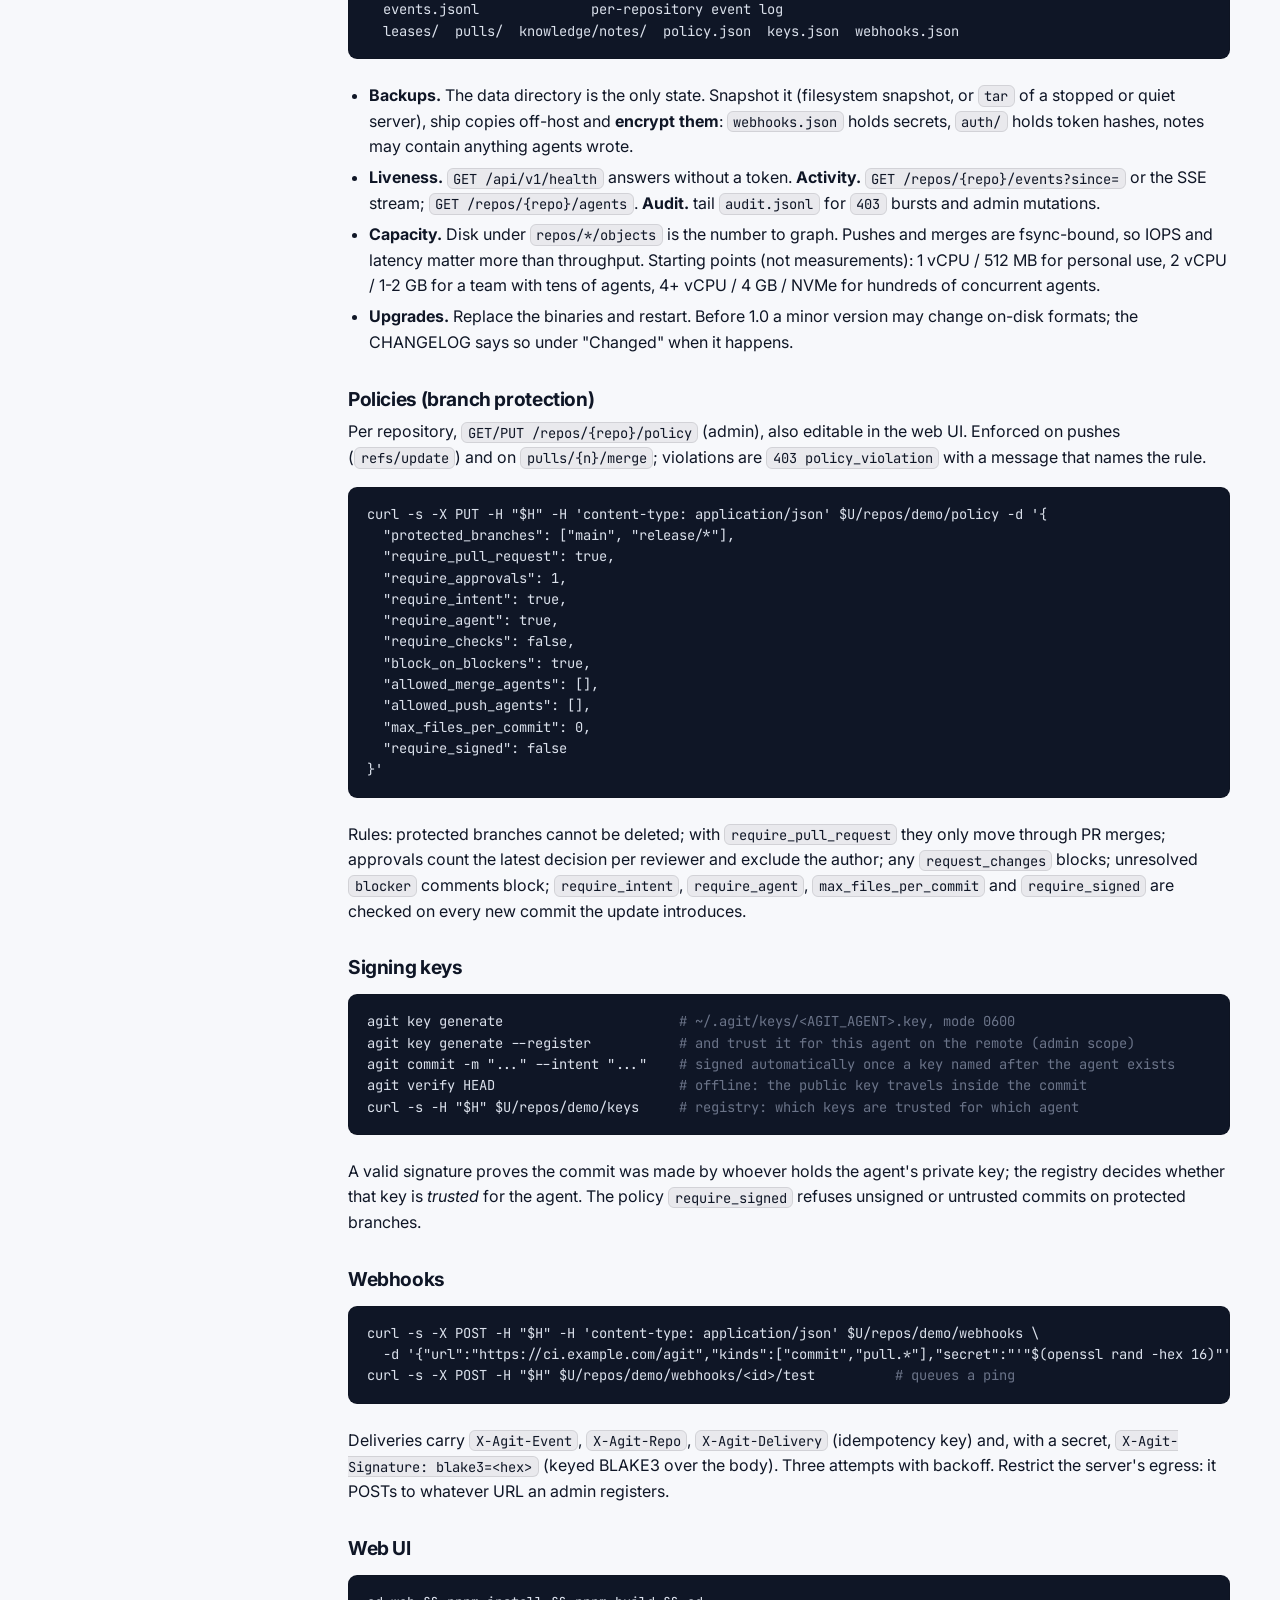
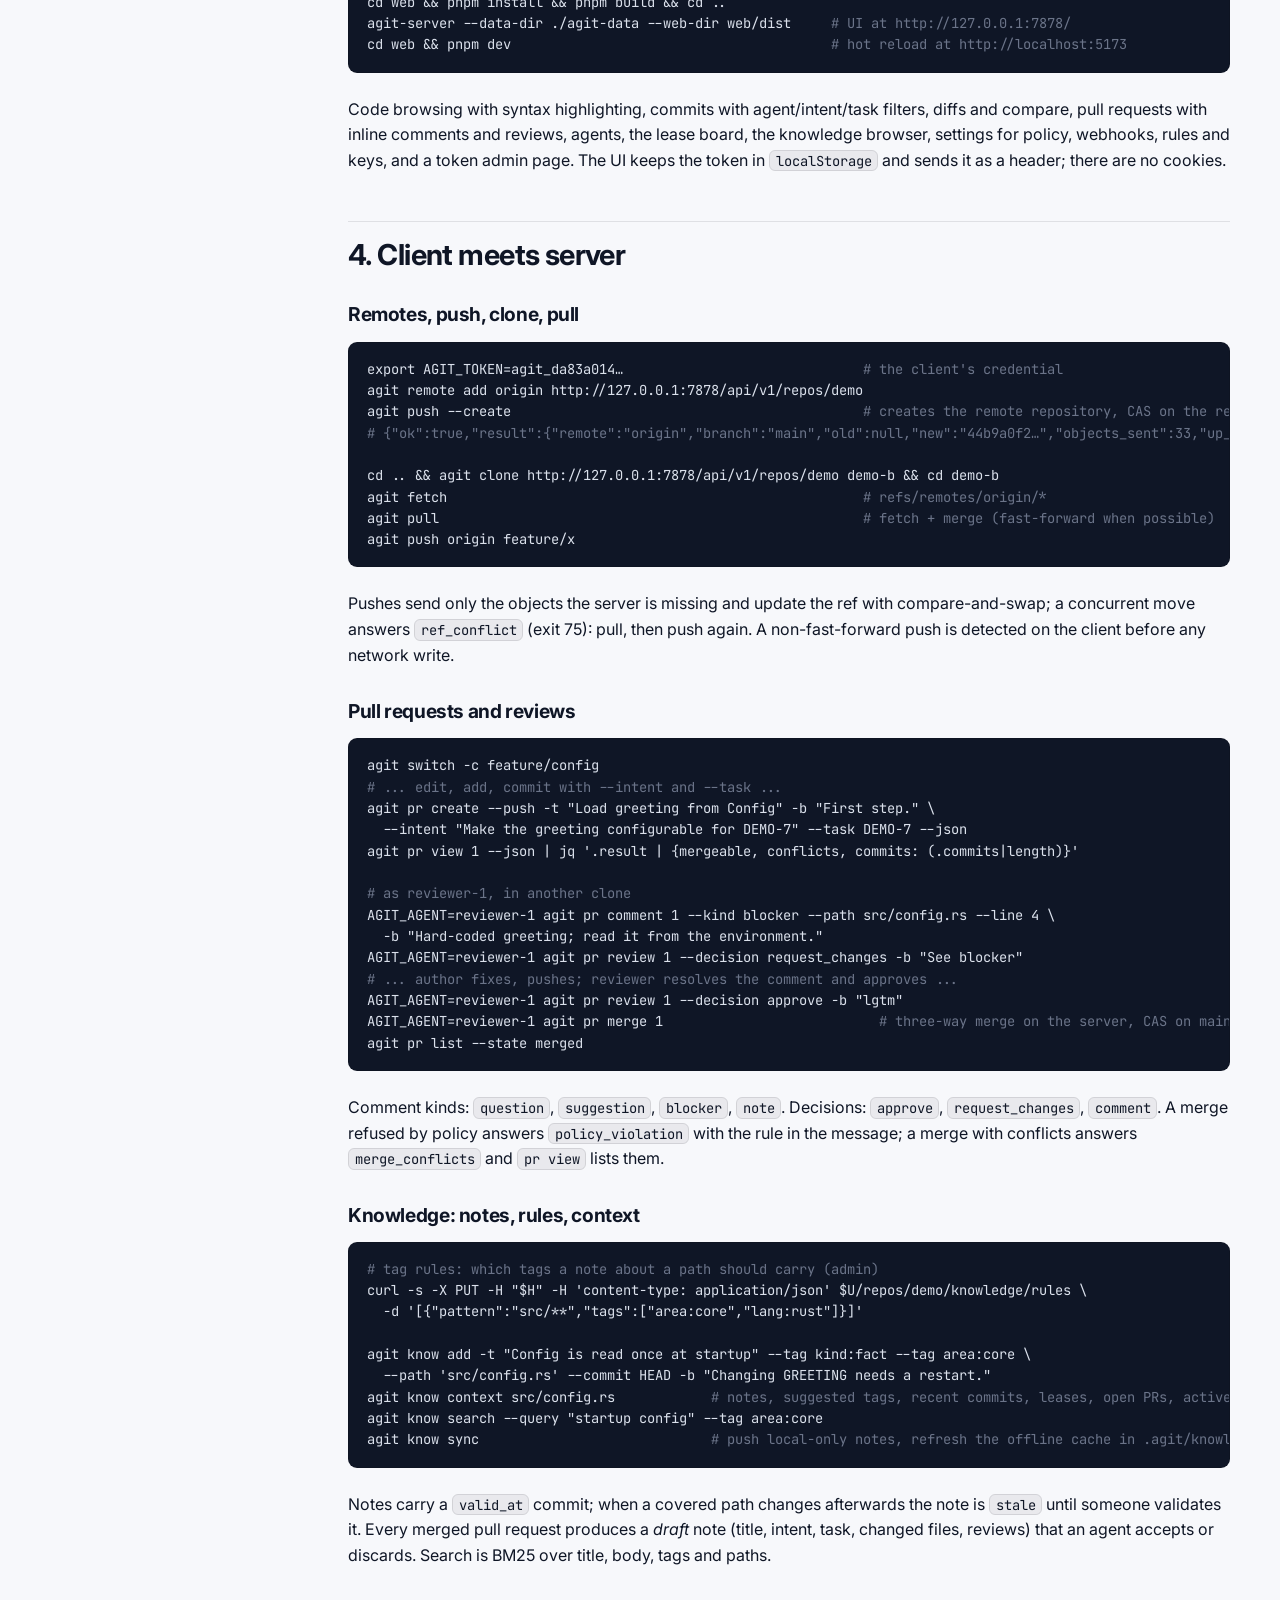
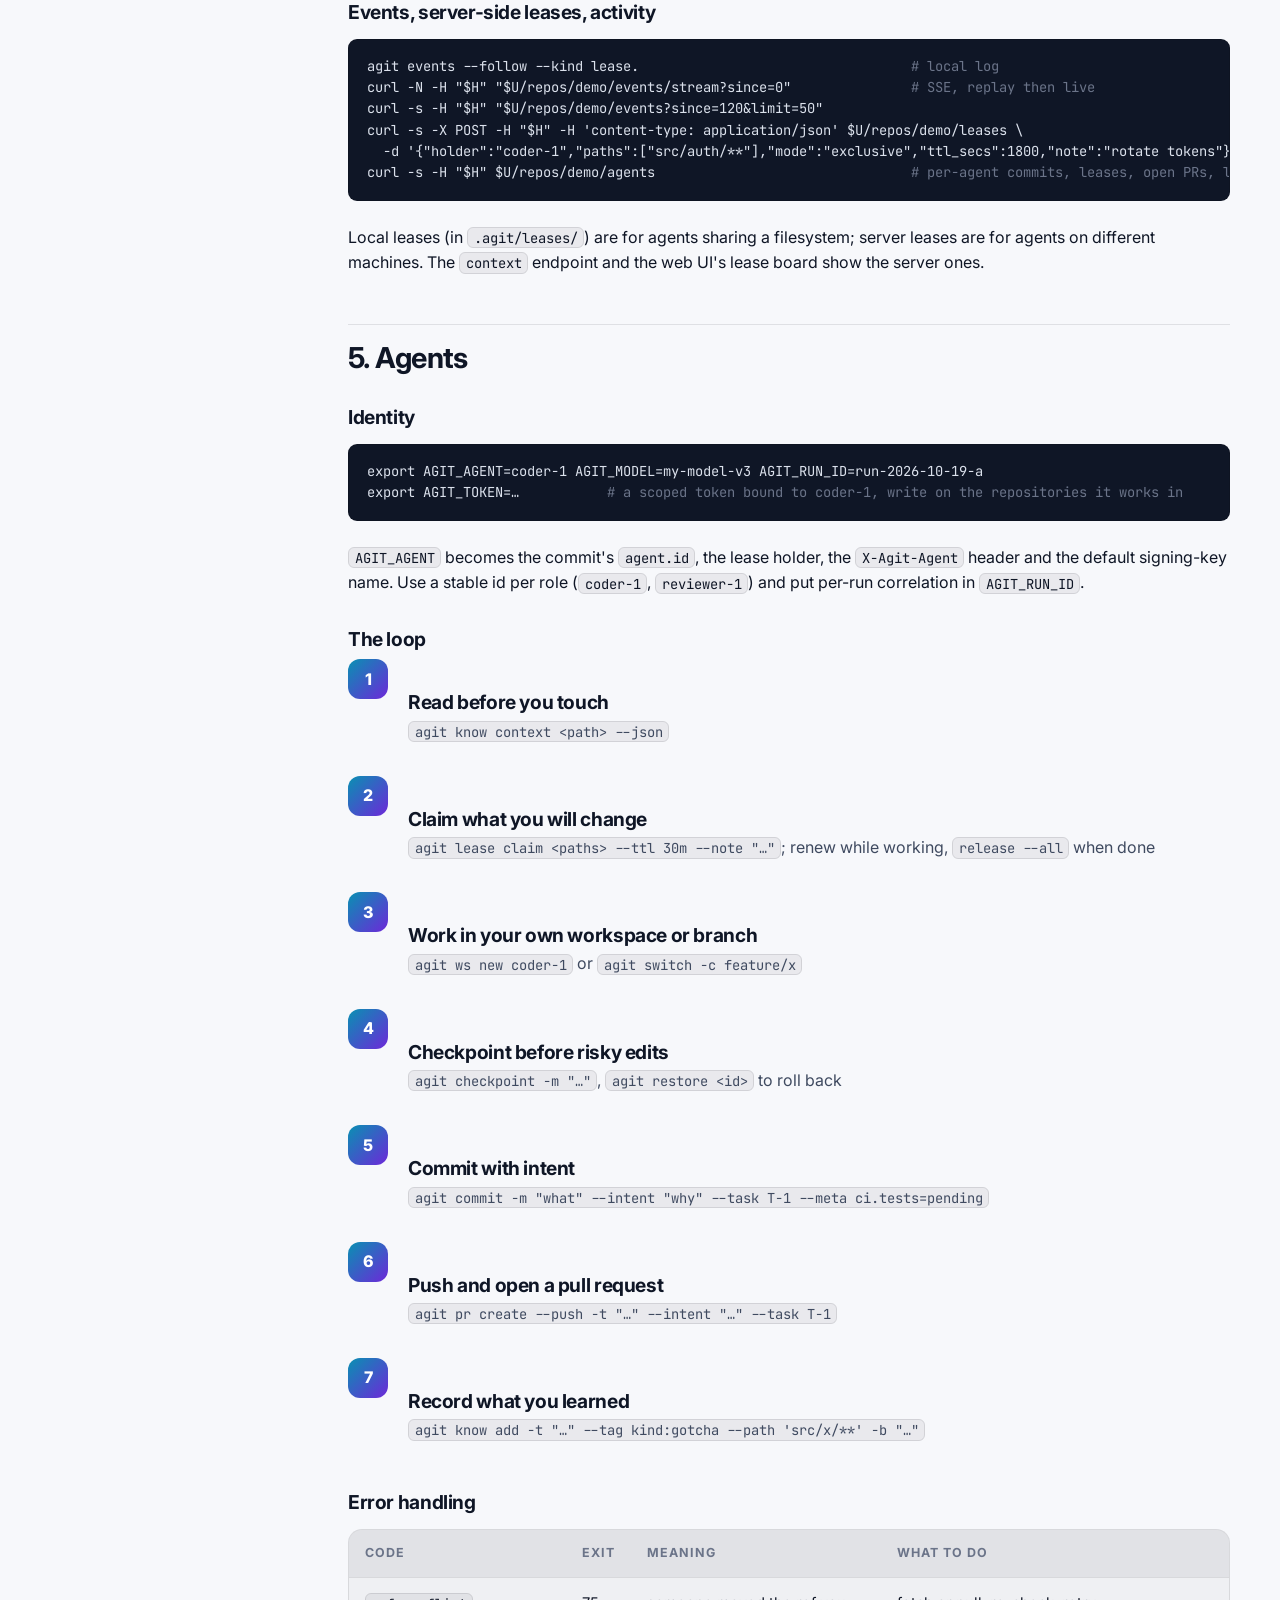
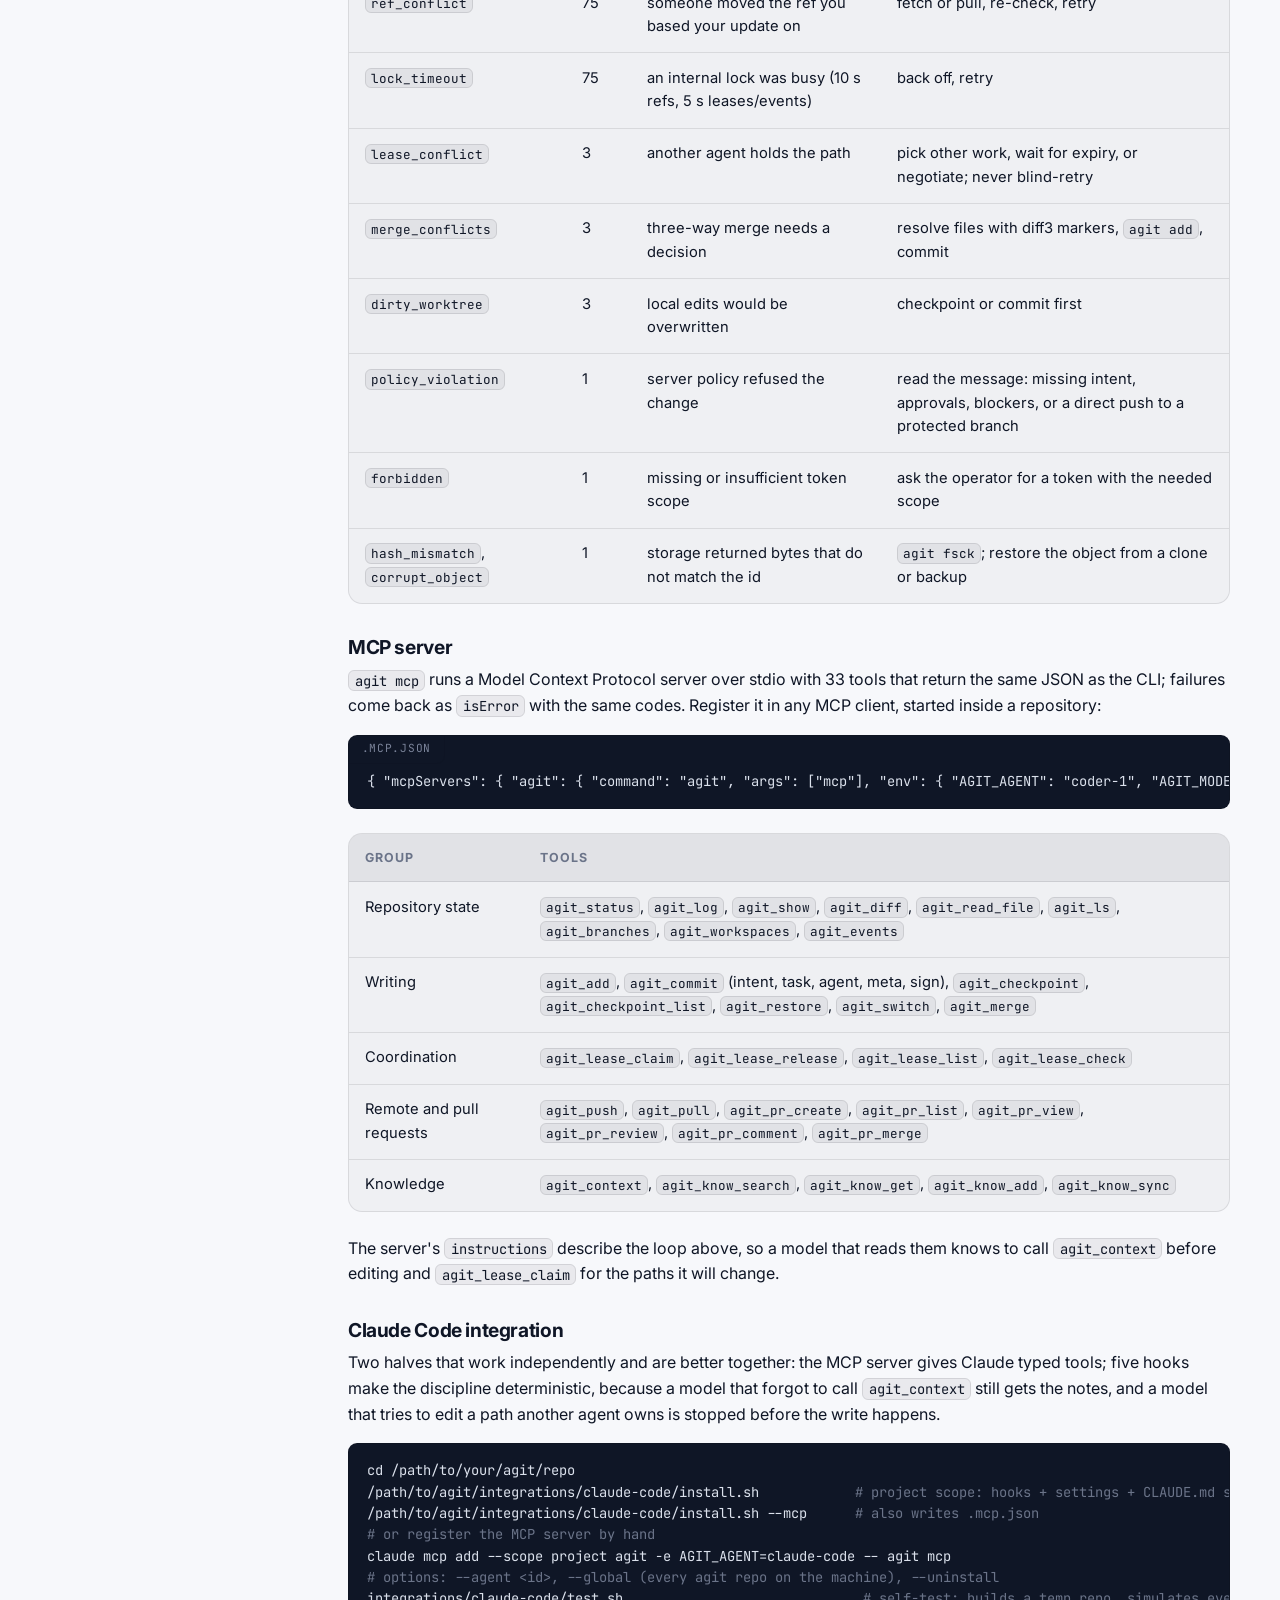
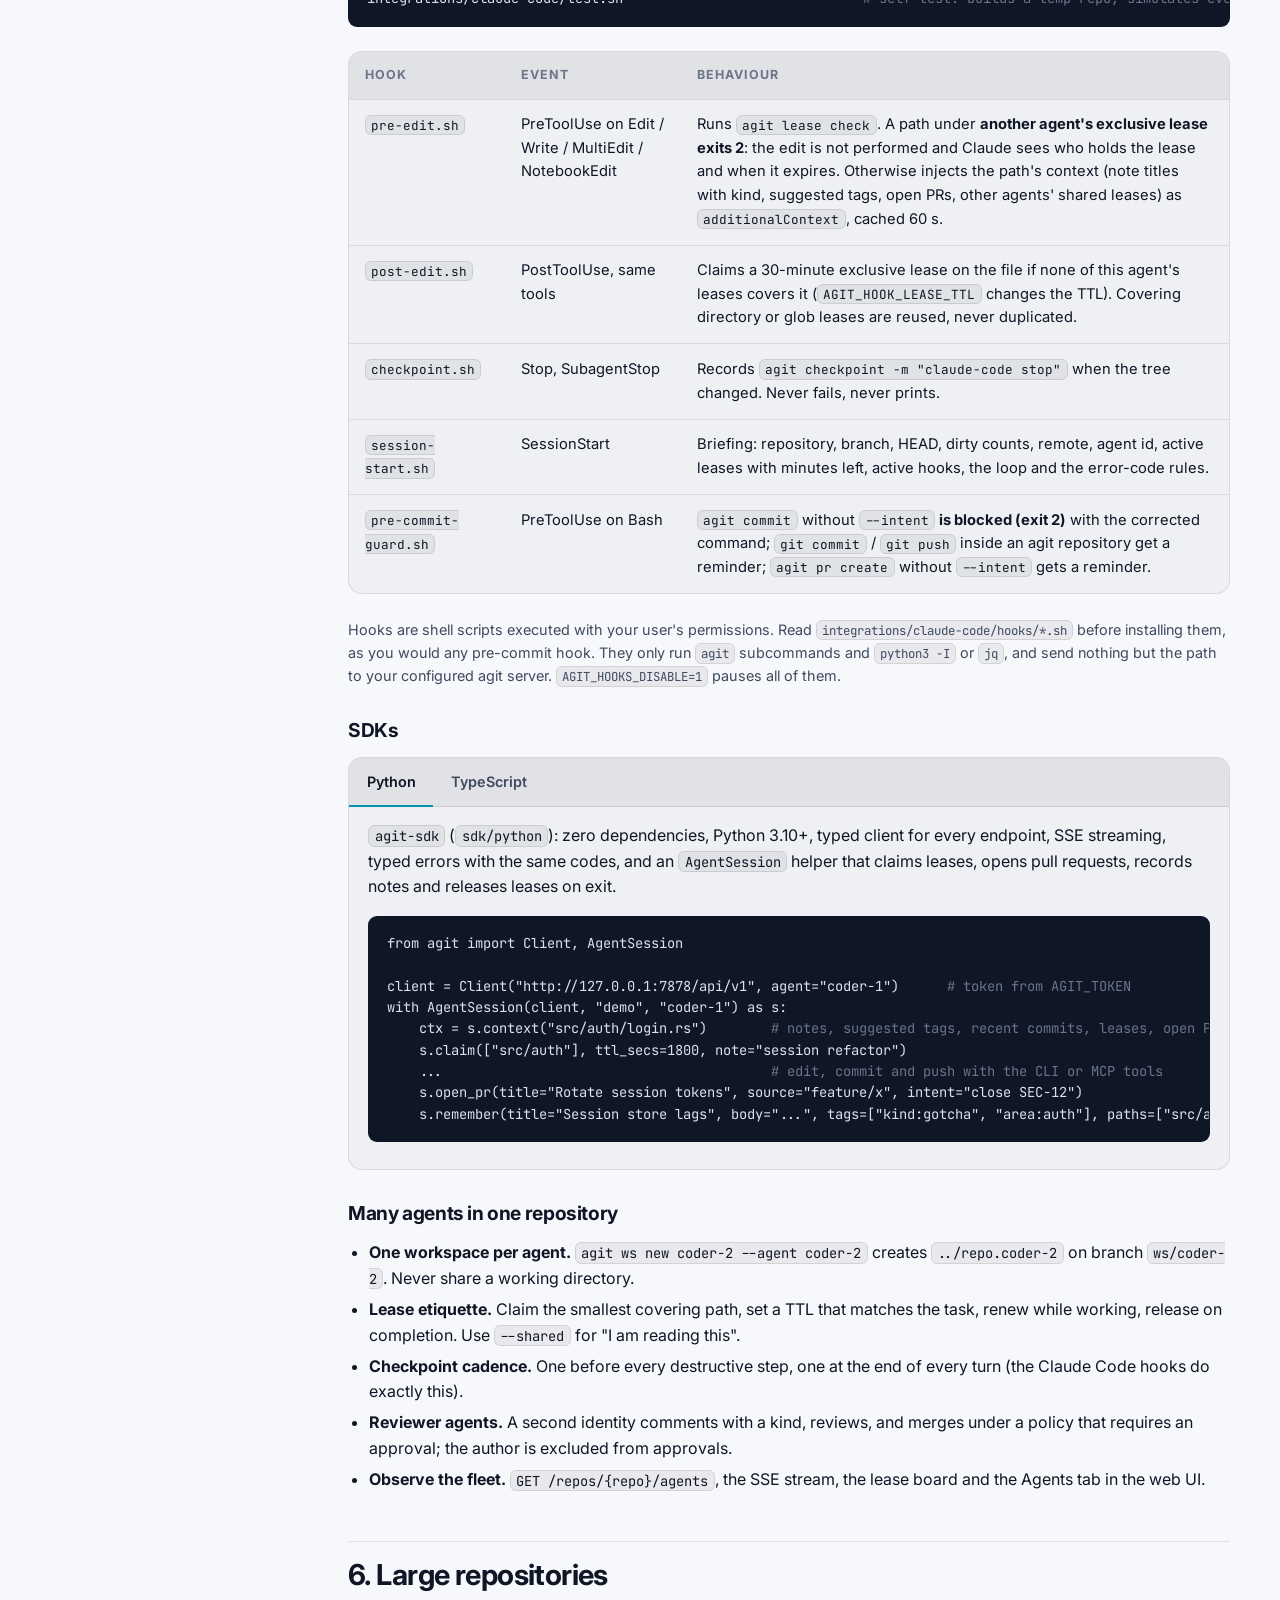
<file: guide.html>
<!doctype html>
<html lang="en">
<head>
  <meta charset="utf-8">
  <meta name="viewport" content="width=device-width, initial-scale=1">
  <title>agit guide: installation, server, client, agents</title>
  <meta name="description" content="The complete agit guide: install the CLI and server, run and harden agit-server, use the client like git, connect to a server, open pull requests, set up the MCP server and Claude Code hooks, use the SDKs, troubleshoot.">
  <link rel="icon" href="assets/logo.svg" type="image/svg+xml">
  <link rel="preconnect" href="https://fonts.googleapis.com">
  <link rel="preconnect" href="https://fonts.gstatic.com" crossorigin>
  <link href="https://fonts.googleapis.com/css2?family=Inter:wght@400;500;600;700;800&family=JetBrains+Mono:wght@400;600&display=swap" rel="stylesheet">
  <link rel="stylesheet" href="assets/style.css">
  <script>try { if (localStorage.getItem("agit.theme") === "light" || (!localStorage.getItem("agit.theme") && matchMedia("(prefers-color-scheme: light)").matches)) document.documentElement.setAttribute("data-theme", "light"); } catch (e) {}</script>
</head>
<body>
<a class="skip" href="#main">Skip to content</a>
<nav class="nav" aria-label="Main">
  <div class="wrap">
    <a class="brand" href="./"><img src="assets/logo.svg" alt="" width="28" height="28"> agit</a>
    <button class="icon-btn menu-btn" data-menu aria-expanded="false" aria-label="Menu"><svg viewBox="0 0 24 24" fill="none" stroke="currentColor" stroke-width="2" stroke-linecap="round"><path d="M4 7h16M4 12h16M4 17h16"/></svg></button>
    <div class="nav-links">
      <a href="index.html#why">Why agit</a>
      <a href="features.html">Features</a>
      <a href="scale.html">Large repos</a>
      <a href="guide.html">Guide</a>
      <a href="guide.html#claude">Claude Code</a>
      <button class="icon-btn" data-theme-toggle aria-label="Switch theme" title="Theme"><svg viewBox="0 0 24 24" fill="none" stroke="currentColor" stroke-width="2" stroke-linecap="round"><path d="M12 3a9 9 0 1 0 9 9c-4.97 0-9-4.03-9-9Z"/></svg></button>
      <a class="btn sm" href="https://github.com/shadow-kernel/agit">GitHub</a>
    </div>
  </div>
</nav>

<main id="main">
<header class="hero" style="padding-bottom:1rem">
  <div class="blobs" aria-hidden="true"><span class="blob b"></span><span class="blob c"></span></div>
  <div class="wrap" style="grid-template-columns:1fr">
    <div>
      <div class="eyebrow">The guide</div>
      <h1 style="font-size:clamp(2rem,4.5vw,3.4rem)">Install, run a server, <span class="grad">use it like git</span>, hand it to your agents.</h1>
      <p class="lead">Everything from the first binary to a hardened server with policies, the MCP server and Claude Code hooks. Commands are copied from real sessions against agit 0.1.0; long ids are shortened.</p>
      <div class="grid cols-4" style="margin-top:1.5rem">
        <div class="card"><h3><a href="#install" style="color:inherit">Developer</a></h3><p class="muted small"><a href="#install">Install</a>, then <a href="#client">use the client</a> exactly like git, with JSON when you want it.</p></div>
        <div class="card"><h3><a href="#server" style="color:inherit">Operator</a></h3><p class="muted small">Run <a href="#server">agit-server</a>: tokens, policies, Docker, systemd, TLS, backups.</p></div>
        <div class="card"><h3><a href="#agents" style="color:inherit">Agent author</a></h3><p class="muted small">The <a href="#agent-loop">loop</a>, the <a href="#mcp">MCP server</a>, <a href="#claude">Claude Code hooks</a>, Python and TypeScript <a href="#sdks">SDKs</a>.</p></div>
        <div class="card"><h3><a href="scale.html" style="color:inherit">Large projects</a></h3><p class="muted small">What to expect with <a href="scale.html">tens of gigabytes</a> and big binaries today.</p></div>
      </div>
    </div>
  </div>
</header>

<div class="wrap docs">
  <aside class="toc" data-toc aria-label="On this page"><h4>On this page</h4></aside>
  <article class="prose">

    <!-- ================================================================ -->
    <h2 id="install">1. Installation</h2>
    <p>agit ships as two static binaries: <code>agit</code> (the CLI, which also contains the MCP server and the git bridge) and <code>agit-server</code>. Pick one method. All of them end with <code>agit --version</code> printing <code>agit 0.1.0</code>.</p>

    <div class="tabs">
      <div class="tablist" role="tablist">
        <button role="tab">Installer script</button>
        <button role="tab">From source (cargo)</button>
        <button role="tab">Docker</button>
        <button role="tab">Homebrew</button>
        <button role="tab">Windows</button>
      </div>
      <div class="tabpanel" role="tabpanel">
        <p>Downloads <code>agit-&lt;version&gt;-&lt;target&gt;.tar.gz</code> from the GitHub release, verifies it against the published <code>.sha256</code> and installs both binaries into <code>~/.local/bin</code> (or <code>/usr/local/bin</code> as root). macOS arm64 and x86_64, Linux x86_64 and aarch64.</p>
<pre class="code">curl -fsSL https://raw.githubusercontent.com/shadow-kernel/agit/main/scripts/install.sh | sh
agit --version</pre>
        <p class="small muted">Options: <code>--version v0.1.0</code>, <code>--prefix /usr/local</code> (with <code>sudo sh -s --</code>), <code>--bin-dir DIR</code>, <code>--dry-run</code>, <code>--no-verify</code>. Each has an environment variable (<code>AGIT_VERSION</code>, <code>AGIT_PREFIX</code>, <code>AGIT_BIN_DIR</code>) for <code>curl | sh</code> use. Make sure <code>~/.local/bin</code> is on your <code>PATH</code>.</p>
      </div>
      <div class="tabpanel" role="tabpanel" hidden>
        <p>Requires a Rust toolchain 1.89 or newer and <code>git</code> on <code>PATH</code> if you want <code>agit git import|export</code>. The first build compiles about 300 crates and takes a few minutes.</p>
<pre class="code">git clone https://github.com/shadow-kernel/agit
cd agit
cargo build --release                      <span class="c-cmt"># both binaries in target/release</span>
export PATH="$PWD/target/release:$PATH"
agit --version

<span class="c-cmt"># only the CLI, into ~/.cargo/bin</span>
cargo install --path crates/agit-cli
<span class="c-cmt"># only the server</span>
cargo build --release -p agit-server
<span class="c-cmt"># what CI runs: fmt, clippy -D warnings, all tests</span>
make check</pre>
      </div>
      <div class="tabpanel" role="tabpanel" hidden>
        <p>Images at <code>ghcr.io/shadow-kernel/agit</code> for <code>linux/amd64</code> and <code>linux/arm64</code>, tagged <code>&lt;version&gt;</code>, <code>&lt;major.minor&gt;</code> and <code>latest</code>. The image contains <code>agit-server</code>, the <code>agit</code> CLI, <code>git</code> and the built web UI, runs as uid 10001 and has a health check.</p>
<pre class="code">docker run -d --name agit \
  -p 127.0.0.1:7878:7878 \
  -v agit-data:/data \
  -e AGIT_SERVER_TOKEN="$(openssl rand -hex 32)" \
  ghcr.io/shadow-kernel/agit:0.1.0
docker logs -f agit
curl -s http://127.0.0.1:7878/api/v1/health

<span class="c-cmt"># the CLI from the image</span>
docker exec agit agit --version
docker run --rm -v "$PWD":/work -w /work --entrypoint agit ghcr.io/shadow-kernel/agit:0.1.0 status --json

<span class="c-cmt"># build locally from a checkout</span>
docker build -t agit:dev .</pre>
      </div>
      <div class="tabpanel" role="tabpanel" hidden>
        <p><code>homebrew/agit.rb</code> is a formula template that the release workflow renders and attaches to each release as <code>agit.rb</code>. Publishing it to a tap is a manual step; until then install straight from the release asset.</p>
<pre class="code">brew install --formula https://github.com/shadow-kernel/agit/releases/download/v0.1.0/agit.rb
brew services start agit        <span class="c-cmt"># local server on 127.0.0.1:7878, data in $(brew --prefix)/var/agit</span></pre>
      </div>
      <div class="tabpanel" role="tabpanel" hidden>
        <p>Download <code>agit-&lt;version&gt;-x86_64-pc-windows-msvc.zip</code> from the <a href="https://github.com/shadow-kernel/agit/releases">releases page</a>, unpack it and put the directory on <code>PATH</code>. The CLI and the server work on Windows; the Claude Code hooks are bash scripts and need WSL or Git Bash with <code>python3</code> or <code>jq</code>.</p>
      </div>
    </div>

    <h3 id="first-checks">First checks and identity</h3>
<pre class="code">agit --version                      <span class="c-cmt"># agit 0.1.0</span>
agit-server --help                  <span class="c-cmt"># --data-dir, --listen, --token, --web-dir</span>

<span class="c-cmt"># author identity: per repository ...</span>
agit config user.name "Dana Developer"
agit config user.email dana@example.com
<span class="c-cmt"># ... or globally through the environment</span>
export AGIT_AUTHOR_NAME="Dana Developer" AGIT_AUTHOR_EMAIL=dana@example.com</pre>
    <p>Agents additionally set <code>AGIT_AGENT</code> (and optionally <code>AGIT_MODEL</code>, <code>AGIT_RUN_ID</code>, <code>AGIT_ON_BEHALF_OF</code>); see <a href="#agents">section 5</a>.</p>

    <h3 id="optional">Optional components</h3>
    <table>
      <thead><tr><th>Component</th><th>Where</th><th>Needs</th></tr></thead>
      <tbody>
        <tr><td>Web UI</td><td><code>web/</code></td><td>Node 22 and pnpm (<code>cd web && pnpm install && pnpm build</code>), or the <code>agit-web-&lt;version&gt;.tar.gz</code> release asset; served with <code>agit-server --web-dir web/dist</code></td></tr>
        <tr><td>Python SDK</td><td><code>sdk/python</code></td><td>Python 3.10+, <code>pip install -e sdk/python</code>, no runtime dependencies</td></tr>
        <tr><td>TypeScript SDK</td><td><code>sdk/typescript</code></td><td>Node 18+, Deno or Bun; <code>@agit/sdk</code></td></tr>
        <tr><td>MCP server</td><td>built into <code>agit</code></td><td>any MCP client; <code>agit mcp</code> runs over stdio</td></tr>
        <tr><td>Claude Code hooks</td><td><code>integrations/claude-code/</code></td><td>bash 3.2+, <code>python3</code> or <code>jq</code>; <code>install.sh</code></td></tr>
      </tbody>
    </table>

    <!-- ================================================================ -->
    <h2 id="client">2. The client, used like git</h2>
    <p>Every command below also accepts <code>--json</code> (or <code>AGIT_JSON=1</code>) and <code>-C &lt;dir&gt;</code>. The human output is shown where it is shorter.</p>

    <h3 id="first-repo">Create a repository and commit</h3>
<pre class="code">mkdir demo && cd demo
agit init
printf '# demo\n' > README.md
mkdir src && printf 'fn main() {\n    println!("hello");\n}\n' > src/main.rs
agit status
agit add README.md src
agit commit -m "Initial commit" --intent "Bootstrap the demo project" --task DEMO-1
agit log
agit status --json</pre>
<pre class="code" data-title="agit status --json">{"ok":true,"result":{"workspace":"main","branch":"main","staged":[],"unstaged":[],"untracked":[],"conflicts":[],"merge_in_progress":false}}</pre>
    <p><code>--intent</code> says why, <code>--task</code> links a ticket. Both are optional locally; server policies can require them, so it is a good habit from the first commit. A failed command is one JSON object and a non-zero exit code:</p>
<pre class="code">$ agit commit --json -m "x"; echo "exit=$?"
{"ok":false,"error":{"code":"nothing_to_commit","message":"nothing to commit","retryable":false,"details":null}}
exit=1</pre>

    <h3 id="branches">Branches, merges and conflicts</h3>
<pre class="code">agit branch feature/greeting
agit switch feature/greeting            <span class="c-cmt"># alias: checkout; -c creates</span>
<span class="c-cmt"># edit src/main.rs ...</span>
agit commit -a -m "Greet the world" --intent "Make the greeting friendlier" --task DEMO-2
agit switch main
<span class="c-cmt"># edit the same line differently ...</span>
agit commit -a -m "Greet agit" --intent "Mention the tool" --task DEMO-3
agit merge feature/greeting --json; echo "exit=$?"</pre>
<pre class="code" data-title="merge with a conflict: exit 3, diff3 markers in the file">{"ok":true,"result":{"kind":"conflicts","tree":"84c98e13…","conflicts":[{"path":"src/main.rs","kind":"content","base":"da3d0fe7…","ours":"b5f319df…","theirs":"eb9b58f5…"}],"auto_merged":[]}}
{"ok":false,"error":{"code":"merge_conflicts","message":"merge produced conflicts in 1 file(s)","retryable":false,"details":{"count":1}}}
exit=3</pre>
<pre class="code"><span class="c-cmt"># resolve the markers (they include the base version), then</span>
agit add src/main.rs
agit commit -m "Merge feature/greeting" --intent "Combine both greetings"
agit log --graph --oneline
agit merge --abort                      <span class="c-cmt"># at any point before that commit</span>
agit diff --stat HEAD~2 HEAD
agit diff --staged</pre>
    <p>A fast-forward is reported as <code>{"kind":"fast_forward"}</code>, a real merge as <code>merged</code>, nothing to do as <code>already_up_to_date</code>; <code>--no-ff</code> forces a merge commit. <code>switch</code> refuses to overwrite local changes (<code>dirty_worktree</code>, exit 3) unless you pass <code>--force</code>. Renames are detected in <code>diff</code> and <code>show</code>.</p>

    <h3 id="snapshots">Stash, checkpoints, restore</h3>
<pre class="code">agit stash                              <span class="c-cmt"># includes untracked files</span>
agit stash list
agit stash pop

agit checkpoint -m "before rewriting helper" --json
<span class="c-cmt"># {"ok":true,"result":{"id":"4cc2e92e…","tree":"b37c8a4e…","previous":null,"changes_vs_head":2,"created":true}}</span>
agit checkpoint --if-changed            <span class="c-cmt"># created:false when nothing changed</span>
agit checkpoint list
agit checkpoint restore 4cc2e92e…       <span class="c-cmt"># whole working tree, untracked files included</span>
agit restore HEAD                       <span class="c-cmt"># discard all local changes</span></pre>
    <p>Checkpoints live on <code>refs/checkpoints/&lt;workspace&gt;</code>, never show up in <code>agit log</code>, and <code>agit gc</code> expires them after 30 days by default.</p>

    <h3 id="history">Blame, grep, reflog, reset, revert, cherry-pick, gc</h3>
<pre class="code">agit blame src/main.rs                  <span class="c-cmt"># agent id shown instead of author when a commit has one</span>
agit grep 'println' --json              <span class="c-cmt"># working tree; --rev HEAD~2 for a revision</span>
agit reflog -n 3                        <span class="c-cmt"># every HEAD and branch move</span>
agit reset --hard HEAD~1                <span class="c-cmt"># itself logged, so undoable with another reset</span>
agit revert HEAD
agit cherry-pick HEAD~1
agit tag v0.1.0
agit gc --dry-run --json                <span class="c-cmt"># unreachable objects older than the grace period, expired reflog and checkpoints</span>
agit fsck</pre>
    <p>Ignore rules come from <code>.agitignore</code> and <code>.gitignore</code>, both honored. <code>agit root --json</code> tells you the working directory, common directory, workspace and branch from anywhere inside a repository.</p>

    <h3 id="git-bridge">Import from git, export to git</h3>
<pre class="code">agit git import ../gitproj --into imported --json
<span class="c-cmt"># {"ok":true,"result":{"commits":2,"trees":2,"blobs":1,"branches":["main"],"tags":[],"skipped_commits":0}}</span>
agit -C imported log --json | jq '.result[0] | {message, intent, task, meta}'
<span class="c-cmt"># Intent:/Task:/Agent:/Model: trailers become fields; the git SHA is kept in meta["git.sha"]</span>

agit -C imported git export gitproj-export --json      <span class="c-cmt"># via git fast-import; incremental on re-run</span></pre>
    <p>The bridge shells out to the <code>git</code> binary. Full history, branches, tags, modes, symlinks and submodule pins round-trip; re-running an import is incremental. Keep a git mirror this way for the tools and people who need git while the agents work in agit.</p>

    <!-- ================================================================ -->
    <h2 id="server">3. The server</h2>
    <p><code>agit-server</code> is one static binary: an HTTP server that keeps every repository as plain files under one data directory. No database, no cache, no background worker. The HTTP contract is <a href="https://github.com/shadow-kernel/agit/blob/main/docs/API.md">docs/API.md</a>; the web UI, both SDKs and the CLI follow it.</p>

    <h3 id="server-run">Run it</h3>
<pre class="code">agit-server --data-dir ./agit-data --listen 127.0.0.1:7878
<span class="c-cmt"># equivalent</span>
AGIT_DATA_DIR=./agit-data AGIT_LISTEN=127.0.0.1:7878 agit-server

curl -s http://127.0.0.1:7878/api/v1/health
<span class="c-cmt"># {"status":"ok","version":"0.1.0"}</span></pre>
    <table>
      <thead><tr><th>Variable</th><th>Flag</th><th>Default</th><th>Purpose</th></tr></thead>
      <tbody>
        <tr><td><code>AGIT_DATA_DIR</code></td><td><code>--data-dir</code></td><td><code>./agit-data</code></td><td>directory holding every repository; the only state</td></tr>
        <tr><td><code>AGIT_LISTEN</code></td><td><code>--listen</code></td><td><code>127.0.0.1:7878</code></td><td>socket address (<code>0.0.0.0:7878</code> in containers)</td></tr>
        <tr><td><code>AGIT_SERVER_TOKEN</code></td><td><code>--token</code></td><td>unset (open mode)</td><td>root bearer token; an empty value is a (bad) token, not "off"</td></tr>
        <tr><td><code>AGIT_WEB_DIR</code></td><td><code>--web-dir</code></td><td>unset</td><td>built web UI, served at <code>/</code> with SPA fallback</td></tr>
        <tr><td><code>RUST_LOG</code></td><td></td><td><code>info,tower_http=info</code></td><td>log filter; <code>tower_http=debug</code> logs each request</td></tr>
        <tr><td><code>AGIT_FSYNC</code></td><td></td><td><code>refs</code></td><td>durability: <code>refs</code>, <code>all</code>, <code>none</code></td></tr>
      </tbody>
    </table>

    <h3 id="server-auth">Authentication and access</h3>
    <div class="callout warn"><strong>Never run an open server on a reachable interface.</strong><p>Without <code>AGIT_SERVER_TOKEN</code> the server is open: every request acts as an anonymous root. That is fine on <code>127.0.0.1</code> for development and nowhere else.</p></div>
    <p><strong>Root token.</strong> Grants every permission and bootstraps everything else. Generate it with <code>openssl rand -hex 32</code>, keep it in an env file or secret, rotate by restarting with a new value. Clients send it as <code>Authorization: Bearer</code>: <code>AGIT_TOKEN</code> for the CLI, the <code>token</code> option in the SDKs, the settings popover in the web UI.</p>
    <p><strong>Scoped tokens.</strong> Per agent, per job, per repository, optionally bound to an agent identity and with an expiry. A token can only grant scopes its creator holds; <code>*</code> scopes need root.</p>
<pre class="code">U=http://127.0.0.1:7878/api/v1; H="Authorization: Bearer $ROOT"
curl -s -X POST -H "$H" -H 'content-type: application/json' $U/auth/tokens \
  -d '{"name":"coder-1 laptop","agent":"coder-1","scopes":[{"repo":"demo","access":"write"}],"ttl_secs":86400}'
<span class="c-cmt"># {"token":"agit_da83a014…","id":"tok_803401c4e6","name":"coder-1 laptop","agent":"coder-1","scopes":[{"repo":"demo","access":"write"}],…}</span>
curl -s -H "Authorization: Bearer agit_da83a014…" $U/auth/whoami
<span class="c-cmt"># {"principal":"tok_803401c4e6","agent":"coder-1","root":false,"scopes":[{"repo":"demo","access":"write"}]}</span>
curl -s -H "$H" $U/auth/tokens                      <span class="c-cmt"># metadata only, hashes on disk</span>
curl -s -X DELETE -H "$H" $U/auth/tokens/tok_803401c4e6</pre>
    <ul>
      <li><code>scopes</code>: <code>{repo: "&lt;name&gt;" | "*", access: "read" | "write" | "admin"}</code>. <code>GET</code> needs read; other methods write; repository create/delete, <code>policy</code>, <code>keys</code>, <code>webhooks</code>, <code>knowledge/rules</code> and <code>/auth/*</code> need admin. A principal only sees the repositories its scopes cover.</li>
      <li><code>agent</code>: binds the token to an identity. Requests made with it act as that agent regardless of <code>X-Agit-Agent</code>, so events, leases, PR authorship and policy checks cannot be spoofed by header.</li>
      <li>Every mutation and every denied request is appended to <code>&lt;data-dir&gt;/audit.jsonl</code> with time, principal, agent, method, path and status.</li>
    </ul>
    <div class="callout plan"><strong>In progress on main: sign in with your SSH key. <span class="badge progress">in progress</span></strong><p>The next release adds SSH-key authentication: operators register <code>ssh-ed25519</code> public keys with per-repository scopes (and start the server with <code>--admin-key ~/.ssh/id_ed25519.pub</code> instead of a shared secret), clients prove possession by signing a server challenge, <code>agit push</code> signs in automatically with <code>~/.ssh/id_ed25519</code> or ssh-agent, sessions are short-lived tokens, and a server without any credential configured refuses to listen on a non-loopback address. Until it ships, use scoped tokens bound to agents.</p></div>

    <h3 id="server-docker">Docker and Compose</h3>
<pre class="code">docker run -d --name agit -p 127.0.0.1:7878:7878 -v agit-data:/data \
  -e AGIT_SERVER_TOKEN="$(openssl rand -hex 32)" ghcr.io/shadow-kernel/agit:0.1.0

<span class="c-cmt"># docker-compose.yml in the repository root: named volume, token passed through from the host</span>
AGIT_SERVER_TOKEN=$(openssl rand -hex 32) docker compose up -d
docker compose up -d --build            <span class="c-cmt"># build from the checkout instead of pulling</span></pre>
    <p>Bind mounts must be writable by uid 10001. The compose file binds <code>127.0.0.1:7878</code> (use <code>"7878:7878"</code> to expose directly), passes <code>AGIT_SERVER_TOKEN</code> through only when set on the host, and defines a health check.</p>

    <h3 id="server-systemd">systemd</h3>
<pre class="code">sudo useradd --system --home-dir /var/lib/agit --shell /usr/sbin/nologin agit
sudo install -m 0755 agit-server agit /usr/local/bin/
sudo mkdir -p /etc/agit && sudo install -m 0640 -o root -g agit deploy/agit-server.env /etc/agit/
sudo install -m 0644 deploy/agit-server.service /etc/systemd/system/
sudo $EDITOR /etc/agit/agit-server.env   <span class="c-cmt"># set AGIT_SERVER_TOKEN, AGIT_WEB_DIR</span>
sudo systemctl daemon-reload && sudo systemctl enable --now agit-server
journalctl -u agit-server -f</pre>
    <p>The unit is hardened (<code>ProtectSystem=strict</code>, <code>NoNewPrivileges</code>, empty capability set, syscall filter, <code>StateDirectory=agit</code>, <code>LimitNOFILE=65536</code>), listens on <code>127.0.0.1:7878</code> and expects a reverse proxy in front.</p>

    <h3 id="server-proxy">Reverse proxy and TLS</h3>
    <p>The server speaks plain HTTP; terminate TLS in Caddy or nginx. Three settings matter: no response buffering and long read timeouts for <code>/api/v1/repos/*/events/stream</code> (long-lived SSE), no request body limit (pushes upload object streams in one request), and <code>Authorization</code> forwarded unchanged.</p>
    <div class="tabs">
      <div class="tablist" role="tablist"><button role="tab">Caddy</button><button role="tab">nginx</button></div>
      <div class="tabpanel" role="tabpanel">
<pre class="code" data-title="/etc/caddy/Caddyfile (deploy/Caddyfile)">agit.example.com {
	encode zstd gzip
	header {
		Strict-Transport-Security "max-age=31536000; includeSubDomains"
		X-Content-Type-Options "nosniff"
		Referrer-Policy "strict-origin-when-cross-origin"
		-Server
	}
	reverse_proxy 127.0.0.1:7878 {
		flush_interval -1            <span class="c-cmt"># server-sent events: do not buffer</span>
		transport http {
			read_timeout 0
			write_timeout 0
			dial_timeout 10s
		}
	}
	log {
		output file /var/log/caddy/agit.log
	}
}</pre>
      </div>
      <div class="tabpanel" role="tabpanel" hidden>
<pre class="code" data-title="deploy/nginx.conf (excerpt)">client_max_body_size 0;                    <span class="c-cmt"># pushes can be large</span>

location ~ ^/api/v1/repos/[^/]+/events/stream$ {
    proxy_pass http://127.0.0.1:7878;
    proxy_http_version 1.1;
    proxy_set_header Connection "";
    proxy_buffering off;
    proxy_cache off;
    proxy_read_timeout 24h;
    proxy_send_timeout 24h;
}
location / {
    proxy_pass http://127.0.0.1:7878;
    proxy_http_version 1.1;
    proxy_set_header Connection "";
    proxy_set_header Host $host;
    proxy_request_buffering off;           <span class="c-cmt"># stream pushes instead of spooling to disk</span>
    proxy_read_timeout 300s;
}</pre>
        <p class="small muted">Full file with TLS, HSTS and certbot instructions: <code>deploy/nginx.conf</code>.</p>
      </div>
    </div>

    <h3 id="server-data">Data layout, backups, monitoring, upgrades</h3>
<pre class="code" data-title="&lt;data-dir&gt;/">audit.jsonl                 denied requests and every mutation
auth/                       scoped tokens (hashes) and metadata
repos/&lt;repo&gt;/
  meta.json                 {name, default_branch, created_ms}
  objects/pack/             append-only segments seg-*.agp with .idx (AGX1)
  refs/, refs.journal       branches, tags, journal with group commit
  events.jsonl              per-repository event log
  leases/  pulls/  knowledge/notes/  policy.json  keys.json  webhooks.json</pre>
    <ul>
      <li><strong>Backups.</strong> The data directory is the only state. Snapshot it (filesystem snapshot, or <code>tar</code> of a stopped or quiet server), ship copies off-host and <strong>encrypt them</strong>: <code>webhooks.json</code> holds secrets, <code>auth/</code> holds token hashes, notes may contain anything agents wrote.</li>
      <li><strong>Liveness.</strong> <code>GET /api/v1/health</code> answers without a token. <strong>Activity.</strong> <code>GET /repos/{repo}/events?since=</code> or the SSE stream; <code>GET /repos/{repo}/agents</code>. <strong>Audit.</strong> tail <code>audit.jsonl</code> for <code>403</code> bursts and admin mutations.</li>
      <li><strong>Capacity.</strong> Disk under <code>repos/*/objects</code> is the number to graph. Pushes and merges are fsync-bound, so IOPS and latency matter more than throughput. Starting points (not measurements): 1 vCPU / 512 MB for personal use, 2 vCPU / 1-2 GB for a team with tens of agents, 4+ vCPU / 4 GB / NVMe for hundreds of concurrent agents.</li>
      <li><strong>Upgrades.</strong> Replace the binaries and restart. Before 1.0 a minor version may change on-disk formats; the CHANGELOG says so under "Changed" when it happens.</li>
    </ul>

    <h3 id="server-policy">Policies (branch protection)</h3>
    <p>Per repository, <code>GET/PUT /repos/{repo}/policy</code> (admin), also editable in the web UI. Enforced on pushes (<code>refs/update</code>) and on <code>pulls/{n}/merge</code>; violations are <code>403 policy_violation</code> with a message that names the rule.</p>
<pre class="code">curl -s -X PUT -H "$H" -H 'content-type: application/json' $U/repos/demo/policy -d '{
  "protected_branches": ["main", "release/*"],
  "require_pull_request": true,
  "require_approvals": 1,
  "require_intent": true,
  "require_agent": true,
  "require_checks": false,
  "block_on_blockers": true,
  "allowed_merge_agents": [],
  "allowed_push_agents": [],
  "max_files_per_commit": 0,
  "require_signed": false
}'</pre>
    <p>Rules: protected branches cannot be deleted; with <code>require_pull_request</code> they only move through PR merges; approvals count the latest decision per reviewer and exclude the author; any <code>request_changes</code> blocks; unresolved <code>blocker</code> comments block; <code>require_intent</code>, <code>require_agent</code>, <code>max_files_per_commit</code> and <code>require_signed</code> are checked on every new commit the update introduces.</p>

    <h3 id="server-keys">Signing keys</h3>
<pre class="code">agit key generate                      <span class="c-cmt"># ~/.agit/keys/&lt;AGIT_AGENT&gt;.key, mode 0600</span>
agit key generate --register           <span class="c-cmt"># and trust it for this agent on the remote (admin scope)</span>
agit commit -m "..." --intent "..."    <span class="c-cmt"># signed automatically once a key named after the agent exists</span>
agit verify HEAD                       <span class="c-cmt"># offline: the public key travels inside the commit</span>
curl -s -H "$H" $U/repos/demo/keys     <span class="c-cmt"># registry: which keys are trusted for which agent</span></pre>
    <p>A valid signature proves the commit was made by whoever holds the agent's private key; the registry decides whether that key is <em>trusted</em> for the agent. The policy <code>require_signed</code> refuses unsigned or untrusted commits on protected branches.</p>

    <h3 id="server-webhooks">Webhooks</h3>
<pre class="code">curl -s -X POST -H "$H" -H 'content-type: application/json' $U/repos/demo/webhooks \
  -d '{"url":"https://ci.example.com/agit","kinds":["commit","pull.*"],"secret":"'"$(openssl rand -hex 16)"'"}'
curl -s -X POST -H "$H" $U/repos/demo/webhooks/&lt;id&gt;/test          <span class="c-cmt"># queues a ping</span></pre>
    <p>Deliveries carry <code>X-Agit-Event</code>, <code>X-Agit-Repo</code>, <code>X-Agit-Delivery</code> (idempotency key) and, with a secret, <code>X-Agit-Signature: blake3=&lt;hex&gt;</code> (keyed BLAKE3 over the body). Three attempts with backoff. Restrict the server's egress: it POSTs to whatever URL an admin registers.</p>

    <h3 id="server-web">Web UI</h3>
<pre class="code">cd web && pnpm install && pnpm build && cd ..
agit-server --data-dir ./agit-data --web-dir web/dist     <span class="c-cmt"># UI at http://127.0.0.1:7878/</span>
cd web && pnpm dev                                        <span class="c-cmt"># hot reload at http://localhost:5173</span></pre>
    <p>Code browsing with syntax highlighting, commits with agent/intent/task filters, diffs and compare, pull requests with inline comments and reviews, agents, the lease board, the knowledge browser, settings for policy, webhooks, rules and keys, and a token admin page. The UI keeps the token in <code>localStorage</code> and sends it as a header; there are no cookies.</p>

    <!-- ================================================================ -->
    <h2 id="connect">4. Client meets server</h2>
    <h3 id="push-clone">Remotes, push, clone, pull</h3>
<pre class="code">export AGIT_TOKEN=agit_da83a014…                              <span class="c-cmt"># the client's credential</span>
agit remote add origin http://127.0.0.1:7878/api/v1/repos/demo
agit push --create                                            <span class="c-cmt"># creates the remote repository, CAS on the ref</span>
<span class="c-cmt"># {"ok":true,"result":{"remote":"origin","branch":"main","old":null,"new":"44b9a0f2…","objects_sent":33,"up_to_date":false}}</span>

cd .. && agit clone http://127.0.0.1:7878/api/v1/repos/demo demo-b && cd demo-b
agit fetch                                                    <span class="c-cmt"># refs/remotes/origin/*</span>
agit pull                                                     <span class="c-cmt"># fetch + merge (fast-forward when possible)</span>
agit push origin feature/x</pre>
    <p>Pushes send only the objects the server is missing and update the ref with compare-and-swap; a concurrent move answers <code>ref_conflict</code> (exit 75): pull, then push again. A non-fast-forward push is detected on the client before any network write.</p>

    <h3 id="prs">Pull requests and reviews</h3>
<pre class="code">agit switch -c feature/config
<span class="c-cmt"># ... edit, add, commit with --intent and --task ...</span>
agit pr create --push -t "Load greeting from Config" -b "First step." \
  --intent "Make the greeting configurable for DEMO-7" --task DEMO-7 --json
agit pr view 1 --json | jq '.result | {mergeable, conflicts, commits: (.commits|length)}'

<span class="c-cmt"># as reviewer-1, in another clone</span>
AGIT_AGENT=reviewer-1 agit pr comment 1 --kind blocker --path src/config.rs --line 4 \
  -b "Hard-coded greeting; read it from the environment."
AGIT_AGENT=reviewer-1 agit pr review 1 --decision request_changes -b "See blocker"
<span class="c-cmt"># ... author fixes, pushes; reviewer resolves the comment and approves ...</span>
AGIT_AGENT=reviewer-1 agit pr review 1 --decision approve -b "lgtm"
AGIT_AGENT=reviewer-1 agit pr merge 1                           <span class="c-cmt"># three-way merge on the server, CAS on main</span>
agit pr list --state merged</pre>
    <p>Comment kinds: <code>question</code>, <code>suggestion</code>, <code>blocker</code>, <code>note</code>. Decisions: <code>approve</code>, <code>request_changes</code>, <code>comment</code>. A merge refused by policy answers <code>policy_violation</code> with the rule in the message; a merge with conflicts answers <code>merge_conflicts</code> and <code>pr view</code> lists them.</p>

    <h3 id="knowledge">Knowledge: notes, rules, context</h3>
<pre class="code"><span class="c-cmt"># tag rules: which tags a note about a path should carry (admin)</span>
curl -s -X PUT -H "$H" -H 'content-type: application/json' $U/repos/demo/knowledge/rules \
  -d '[{"pattern":"src/**","tags":["area:core","lang:rust"]}]'

agit know add -t "Config is read once at startup" --tag kind:fact --tag area:core \
  --path 'src/config.rs' --commit HEAD -b "Changing GREETING needs a restart."
agit know context src/config.rs            <span class="c-cmt"># notes, suggested tags, recent commits, leases, open PRs, active agents</span>
agit know search --query "startup config" --tag area:core
agit know sync                             <span class="c-cmt"># push local-only notes, refresh the offline cache in .agit/knowledge</span></pre>
    <p>Notes carry a <code>valid_at</code> commit; when a covered path changes afterwards the note is <code>stale</code> until someone validates it. Every merged pull request produces a <em>draft</em> note (title, intent, task, changed files, reviews) that an agent accepts or discards. Search is BM25 over title, body, tags and paths.</p>

    <h3 id="events">Events, server-side leases, activity</h3>
<pre class="code">agit events --follow --kind lease.                                  <span class="c-cmt"># local log</span>
curl -N -H "$H" "$U/repos/demo/events/stream?since=0"               <span class="c-cmt"># SSE, replay then live</span>
curl -s -H "$H" "$U/repos/demo/events?since=120&limit=50"
curl -s -X POST -H "$H" -H 'content-type: application/json' $U/repos/demo/leases \
  -d '{"holder":"coder-1","paths":["src/auth/**"],"mode":"exclusive","ttl_secs":1800,"note":"rotate tokens"}'
curl -s -H "$H" $U/repos/demo/agents                                <span class="c-cmt"># per-agent commits, leases, open PRs, last seen</span></pre>
    <p>Local leases (in <code>.agit/leases/</code>) are for agents sharing a filesystem; server leases are for agents on different machines. The <code>context</code> endpoint and the web UI's lease board show the server ones.</p>

    <!-- ================================================================ -->
    <h2 id="agents">5. Agents</h2>
    <h3 id="agent-identity">Identity</h3>
<pre class="code">export AGIT_AGENT=coder-1 AGIT_MODEL=my-model-v3 AGIT_RUN_ID=run-2026-10-19-a
export AGIT_TOKEN=…           <span class="c-cmt"># a scoped token bound to coder-1, write on the repositories it works in</span></pre>
    <p><code>AGIT_AGENT</code> becomes the commit's <code>agent.id</code>, the lease holder, the <code>X-Agit-Agent</code> header and the default signing-key name. Use a stable id per role (<code>coder-1</code>, <code>reviewer-1</code>) and put per-run correlation in <code>AGIT_RUN_ID</code>.</p>

    <h3 id="agent-loop">The loop</h3>
    <div class="steps">
      <div class="step"><div><h3>Read before you touch</h3><p class="muted"><code>agit know context &lt;path&gt; --json</code></p></div></div>
      <div class="step"><div><h3>Claim what you will change</h3><p class="muted"><code>agit lease claim &lt;paths&gt; --ttl 30m --note "…"</code>; renew while working, <code>release --all</code> when done</p></div></div>
      <div class="step"><div><h3>Work in your own workspace or branch</h3><p class="muted"><code>agit ws new coder-1</code> or <code>agit switch -c feature/x</code></p></div></div>
      <div class="step"><div><h3>Checkpoint before risky edits</h3><p class="muted"><code>agit checkpoint -m "…"</code>, <code>agit restore &lt;id&gt;</code> to roll back</p></div></div>
      <div class="step"><div><h3>Commit with intent</h3><p class="muted"><code>agit commit -m "what" --intent "why" --task T-1 --meta ci.tests=pending</code></p></div></div>
      <div class="step"><div><h3>Push and open a pull request</h3><p class="muted"><code>agit pr create --push -t "…" --intent "…" --task T-1</code></p></div></div>
      <div class="step"><div><h3>Record what you learned</h3><p class="muted"><code>agit know add -t "…" --tag kind:gotcha --path 'src/x/**' -b "…"</code></p></div></div>
    </div>

    <h3 id="agent-errors">Error handling</h3>
    <table>
      <thead><tr><th>code</th><th>exit</th><th>meaning</th><th>what to do</th></tr></thead>
      <tbody>
        <tr><td><code>ref_conflict</code></td><td>75</td><td>someone moved the ref you based your update on</td><td>fetch or pull, re-check, retry</td></tr>
        <tr><td><code>lock_timeout</code></td><td>75</td><td>an internal lock was busy (10 s refs, 5 s leases/events)</td><td>back off, retry</td></tr>
        <tr><td><code>lease_conflict</code></td><td>3</td><td>another agent holds the path</td><td>pick other work, wait for expiry, or negotiate; never blind-retry</td></tr>
        <tr><td><code>merge_conflicts</code></td><td>3</td><td>three-way merge needs a decision</td><td>resolve files with diff3 markers, <code>agit add</code>, commit</td></tr>
        <tr><td><code>dirty_worktree</code></td><td>3</td><td>local edits would be overwritten</td><td>checkpoint or commit first</td></tr>
        <tr><td><code>policy_violation</code></td><td>1</td><td>server policy refused the change</td><td>read the message: missing intent, approvals, blockers, or a direct push to a protected branch</td></tr>
        <tr><td><code>forbidden</code></td><td>1</td><td>missing or insufficient token scope</td><td>ask the operator for a token with the needed scope</td></tr>
        <tr><td><code>hash_mismatch</code>, <code>corrupt_object</code></td><td>1</td><td>storage returned bytes that do not match the id</td><td><code>agit fsck</code>; restore the object from a clone or backup</td></tr>
      </tbody>
    </table>

    <h3 id="mcp">MCP server</h3>
    <p><code>agit mcp</code> runs a Model Context Protocol server over stdio with 33 tools that return the same JSON as the CLI; failures come back as <code>isError</code> with the same codes. Register it in any MCP client, started inside a repository:</p>
<pre class="code" data-title=".mcp.json">{ "mcpServers": { "agit": { "command": "agit", "args": ["mcp"], "env": { "AGIT_AGENT": "coder-1", "AGIT_MODEL": "my-model" } } } }</pre>
    <table>
      <thead><tr><th>Group</th><th>Tools</th></tr></thead>
      <tbody>
        <tr><td>Repository state</td><td><code>agit_status</code>, <code>agit_log</code>, <code>agit_show</code>, <code>agit_diff</code>, <code>agit_read_file</code>, <code>agit_ls</code>, <code>agit_branches</code>, <code>agit_workspaces</code>, <code>agit_events</code></td></tr>
        <tr><td>Writing</td><td><code>agit_add</code>, <code>agit_commit</code> (intent, task, agent, meta, sign), <code>agit_checkpoint</code>, <code>agit_checkpoint_list</code>, <code>agit_restore</code>, <code>agit_switch</code>, <code>agit_merge</code></td></tr>
        <tr><td>Coordination</td><td><code>agit_lease_claim</code>, <code>agit_lease_release</code>, <code>agit_lease_list</code>, <code>agit_lease_check</code></td></tr>
        <tr><td>Remote and pull requests</td><td><code>agit_push</code>, <code>agit_pull</code>, <code>agit_pr_create</code>, <code>agit_pr_list</code>, <code>agit_pr_view</code>, <code>agit_pr_review</code>, <code>agit_pr_comment</code>, <code>agit_pr_merge</code></td></tr>
        <tr><td>Knowledge</td><td><code>agit_context</code>, <code>agit_know_search</code>, <code>agit_know_get</code>, <code>agit_know_add</code>, <code>agit_know_sync</code></td></tr>
      </tbody>
    </table>
    <p>The server's <code>instructions</code> describe the loop above, so a model that reads them knows to call <code>agit_context</code> before editing and <code>agit_lease_claim</code> for the paths it will change.</p>

    <h3 id="claude">Claude Code integration</h3>
    <p>Two halves that work independently and are better together: the MCP server gives Claude typed tools; five hooks make the discipline deterministic, because a model that forgot to call <code>agit_context</code> still gets the notes, and a model that tries to edit a path another agent owns is stopped before the write happens.</p>
<pre class="code">cd /path/to/your/agit/repo
/path/to/agit/integrations/claude-code/install.sh            <span class="c-cmt"># project scope: hooks + settings + CLAUDE.md snippet</span>
/path/to/agit/integrations/claude-code/install.sh --mcp      <span class="c-cmt"># also writes .mcp.json</span>
<span class="c-cmt"># or register the MCP server by hand</span>
claude mcp add --scope project agit -e AGIT_AGENT=claude-code -- agit mcp
<span class="c-cmt"># options: --agent &lt;id&gt;, --global (every agit repo on the machine), --uninstall</span>
integrations/claude-code/test.sh                              <span class="c-cmt"># self-test: builds a temp repo, simulates every hook</span></pre>
    <table>
      <thead><tr><th>Hook</th><th>Event</th><th>Behaviour</th></tr></thead>
      <tbody>
        <tr><td><code>pre-edit.sh</code></td><td>PreToolUse on Edit / Write / MultiEdit / NotebookEdit</td><td>Runs <code>agit lease check</code>. A path under <strong>another agent's exclusive lease exits 2</strong>: the edit is not performed and Claude sees who holds the lease and when it expires. Otherwise injects the path's context (note titles with kind, suggested tags, open PRs, other agents' shared leases) as <code>additionalContext</code>, cached 60 s.</td></tr>
        <tr><td><code>post-edit.sh</code></td><td>PostToolUse, same tools</td><td>Claims a 30-minute exclusive lease on the file if none of this agent's leases covers it (<code>AGIT_HOOK_LEASE_TTL</code> changes the TTL). Covering directory or glob leases are reused, never duplicated.</td></tr>
        <tr><td><code>checkpoint.sh</code></td><td>Stop, SubagentStop</td><td>Records <code>agit checkpoint -m "claude-code stop"</code> when the tree changed. Never fails, never prints.</td></tr>
        <tr><td><code>session-start.sh</code></td><td>SessionStart</td><td>Briefing: repository, branch, HEAD, dirty counts, remote, agent id, active leases with minutes left, active hooks, the loop and the error-code rules.</td></tr>
        <tr><td><code>pre-commit-guard.sh</code></td><td>PreToolUse on Bash</td><td><code>agit commit</code> without <code>--intent</code> <strong>is blocked (exit 2)</strong> with the corrected command; <code>git commit</code> / <code>git push</code> inside an agit repository get a reminder; <code>agit pr create</code> without <code>--intent</code> gets a reminder.</td></tr>
      </tbody>
    </table>
    <p class="small muted">Hooks are shell scripts executed with your user's permissions. Read <code>integrations/claude-code/hooks/*.sh</code> before installing them, as you would any pre-commit hook. They only run <code>agit</code> subcommands and <code>python3 -I</code> or <code>jq</code>, and send nothing but the path to your configured agit server. <code>AGIT_HOOKS_DISABLE=1</code> pauses all of them.</p>

    <h3 id="sdks">SDKs</h3>
    <div class="tabs">
      <div class="tablist" role="tablist"><button role="tab">Python</button><button role="tab">TypeScript</button></div>
      <div class="tabpanel" role="tabpanel">
        <p><code>agit-sdk</code> (<code>sdk/python</code>): zero dependencies, Python 3.10+, typed client for every endpoint, SSE streaming, typed errors with the same codes, and an <code>AgentSession</code> helper that claims leases, opens pull requests, records notes and releases leases on exit.</p>
<pre class="code">from agit import Client, AgentSession

client = Client("http://127.0.0.1:7878/api/v1", agent="coder-1")      <span class="c-cmt"># token from AGIT_TOKEN</span>
with AgentSession(client, "demo", "coder-1") as s:
    ctx = s.context("src/auth/login.rs")        <span class="c-cmt"># notes, suggested tags, recent commits, leases, open PRs</span>
    s.claim(["src/auth"], ttl_secs=1800, note="session refactor")
    ...                                         <span class="c-cmt"># edit, commit and push with the CLI or MCP tools</span>
    s.open_pr(title="Rotate session tokens", source="feature/x", intent="close SEC-12")
    s.remember(title="Session store lags", body="...", tags=["kind:gotcha", "area:auth"], paths=["src/auth/**"])</pre>
      </div>
      <div class="tabpanel" role="tabpanel" hidden>
        <p><code>@agit/sdk</code> (<code>sdk/typescript</code>): zero dependencies, ESM + CJS, Node 18+, Deno, Bun and browsers; SSE over <code>fetch</code> with reconnect, typed errors, <code>AgentSession</code> with <code>withLeases(paths, fn)</code>.</p>
<pre class="code">import { AgitClient, AgentSession } from "@agit/sdk";

const client = new AgitClient({ baseUrl: "http://127.0.0.1:7878/api/v1", agent: "coder-1" });
const session = new AgentSession(client, "demo", "coder-1");
const ctx = await client.getContext("demo", "src/auth/login.rs");
await session.withLeases(["src/auth"], async () => {
  // edit, commit and push with the CLI or MCP tools
  await client.pulls.create("demo", { title: "Rotate session tokens", source: "feature/x", intent: "close SEC-12" });
});
for await (const ev of client.streamEvents("demo", { since: 0 })) console.log(ev.kind, ev.data);</pre>
      </div>
    </div>

    <h3 id="multi-agent">Many agents in one repository</h3>
    <ul>
      <li><strong>One workspace per agent.</strong> <code>agit ws new coder-2 --agent coder-2</code> creates <code>../repo.coder-2</code> on branch <code>ws/coder-2</code>. Never share a working directory.</li>
      <li><strong>Lease etiquette.</strong> Claim the smallest covering path, set a TTL that matches the task, renew while working, release on completion. Use <code>--shared</code> for "I am reading this".</li>
      <li><strong>Checkpoint cadence.</strong> One before every destructive step, one at the end of every turn (the Claude Code hooks do exactly this).</li>
      <li><strong>Reviewer agents.</strong> A second identity comments with a kind, reviews, and merges under a policy that requires an approval; the author is excluded from approvals.</li>
      <li><strong>Observe the fleet.</strong> <code>GET /repos/{repo}/agents</code>, the SSE stream, the lease board and the Agents tab in the web UI.</li>
    </ul>

    <!-- ================================================================ -->
    <h2 id="large">6. Large repositories</h2>
    <p>The full treatment, including the design for 80 GB game repositories and the limits of 0.1.0, is on <a href="scale.html">its own page</a>. The short version for today:</p>
    <ul>
      <li>Keep single files below 4 GiB (32-bit object length fields) and size the agent's machine for the largest asset plus the largest fetch, because objects are handled in memory.</li>
      <li>Split engine, tools and content into repositories pinned through <code>.agitmodules</code>; give agents clones of what they work on.</li>
      <li>Lease asset directories before editing binaries; they do not merge.</li>
      <li>Ignore build output in <code>.agitignore</code>; <code>status</code> cost grows with tracked file count.</li>
      <li>Put the server's data directory on NVMe, remove body-size limits on the proxy, back the directory up nightly.</li>
    </ul>

    <!-- ================================================================ -->
    <h2 id="troubleshooting">7. Troubleshooting</h2>
    <table>
      <thead><tr><th>Symptom</th><th>Cause and fix</th></tr></thead>
      <tbody>
        <tr><td><code>not_a_repository</code></td><td>No <code>.agit</code> here or above; <code>agit root</code> says where you are. Secondary workspaces have a <code>.agit</code> <em>file</em> pointing at the primary.</td></tr>
        <tr><td><code>403 forbidden</code> on every call</td><td>Token set on the server but missing or different on the client (<code>AGIT_TOKEN</code>, SDK option, web popover). Check the server was not started with an empty <code>AGIT_SERVER_TOKEN=</code>.</td></tr>
        <tr><td><code>403 … token lacks Admin access</code></td><td>A scoped token hitting an admin endpoint (policy, keys, webhooks, rules, repository create/delete, tokens). Use an admin or root token.</td></tr>
        <tr><td><code>lock_timeout</code></td><td>Another process held <code>refs.lock</code> (10 s) or <code>leases.lock</code> / <code>events.lock</code> (5 s). Retry; if it persists something is stuck holding a descriptor, not a stale file.</td></tr>
        <tr><td>Lease conflict with yourself</td><td>The holder is the exact string in <code>--holder</code> / <code>AGIT_AGENT</code>. A lease under a different id counts as foreign; release it by id or wait for the TTL.</td></tr>
        <tr><td><code>hash_mismatch</code> / <code>corrupt_object</code></td><td>Storage returned bytes that do not match the id. <code>agit fsck</code>; <code>agit fetch</code> brings the object back if the server has it.</td></tr>
        <tr><td>Hooks do nothing at session start</td><td>Check <code>/hooks</code> in Claude Code; run <code>session-start.sh</code> by hand. GUI launches may have a short <code>PATH</code>: set <code>AGIT_BIN=/full/path/agit</code> in <code>settings.json</code> env.</td></tr>
        <tr><td>Context never appears in hooks</td><td>Needs a remote and a reachable server; failures are cached 60 s per path under <code>$TMPDIR/agit-claude-hooks/</code>.</td></tr>
        <tr><td>SSE stream closes or buffers</td><td>Proxy buffering or read timeouts; use the Caddy or nginx settings above.</td></tr>
        <tr><td>Push rejected as too large</td><td><code>client_max_body_size</code> on the proxy; set it to 0 or a cap that fits your repositories.</td></tr>
        <tr><td>Tags missing on the server</td><td><code>agit push</code> pushes a branch; use <code>agit push --tags</code> to send tags.</td></tr>
      </tbody>
    </table>

    <!-- ================================================================ -->
    <h2 id="reference">8. Reference</h2>
    <h3 id="env">Environment variables (client)</h3>
    <table>
      <thead><tr><th>Variable</th><th>Meaning</th></tr></thead>
      <tbody>
        <tr><td><code>AGIT_JSON</code></td><td><code>true</code> enables <code>--json</code> for every command</td></tr>
        <tr><td><code>AGIT_AGENT</code>, <code>AGIT_MODEL</code>, <code>AGIT_RUN_ID</code>, <code>AGIT_ON_BEHALF_OF</code></td><td>the <code>agent</code> fields on commits; agent id is also lease holder and <code>X-Agit-Agent</code></td></tr>
        <tr><td><code>AGIT_AUTHOR_NAME</code>, <code>AGIT_AUTHOR_EMAIL</code></td><td>commit author when <code>user.name</code> / <code>user.email</code> are not configured</td></tr>
        <tr><td><code>AGIT_TOKEN</code></td><td>bearer token for clone, fetch, push, pull, pr, know, key register, mcp</td></tr>
        <tr><td><code>AGIT_SIGN</code>, <code>AGIT_KEY</code>, <code>AGIT_KEYS_DIR</code></td><td>signing mode (<code>auto</code> default), default key name, key directory (<code>~/.agit/keys</code>)</td></tr>
        <tr><td><code>AGIT_FSYNC</code></td><td><code>refs</code> (default), <code>all</code>, <code>none</code></td></tr>
        <tr><td><code>AGIT_PACK</code></td><td><code>0</code> writes loose objects instead of pack segments</td></tr>
      </tbody>
    </table>
    <h3 id="exit-codes">Exit codes</h3>
    <p><code>0</code> success · <code>1</code> error · <code>3</code> conflict (<code>merge_conflicts</code>, <code>lease_conflict</code>, <code>dirty_worktree</code>, <code>non_fast_forward</code>) · <code>75</code> retryable (<code>ref_conflict</code>, <code>lock_timeout</code>). Durations take an integer with a unit: <code>s</code>, <code>m</code>, <code>h</code>, <code>d</code>.</p>
    <h3 id="more">Further reading</h3>
    <ul>
      <li><a href="https://github.com/shadow-kernel/agit/tree/main/docs/handbook">The handbook</a>: 18 chapters, every flag and JSON shape, FAQ, glossary, comparison.</li>
      <li><a href="https://github.com/shadow-kernel/agit/blob/main/docs/API.md">docs/API.md</a>: the HTTP contract the UI, SDKs and CLI follow.</li>
      <li><a href="https://github.com/shadow-kernel/agit/blob/main/docs/DEPLOYMENT.md">docs/DEPLOYMENT.md</a> and <a href="https://github.com/shadow-kernel/agit/blob/main/docs/SECURITY.md">docs/SECURITY.md</a>: systemd, proxies, sizing, threat model, hardening checklist.</li>
      <li><a href="https://github.com/shadow-kernel/agit/blob/main/docs/CLAUDE-CODE.md">docs/CLAUDE-CODE.md</a> and <a href="https://github.com/shadow-kernel/agit/blob/main/docs/AGENT-GUIDE.md">docs/AGENT-GUIDE.md</a>: the integration and the loop on one page.</li>
      <li><a href="https://github.com/shadow-kernel/agit/blob/main/docs/ARCHITECTURE.md">docs/ARCHITECTURE.md</a> and the <a href="https://github.com/shadow-kernel/agit/tree/main/docs/rfcs">RFCs</a>: byte layouts, the planned pack, journal and replication design.</li>
    </ul>
  </article>
</div>
</main>

<footer>
  <div class="wrap">
    <div><a class="brand" href="./"><img src="assets/logo.svg" alt="" width="28" height="28"> agit</a><p>Version control and collaboration for AI agents. MIT or Apache-2.0.</p></div>
    <div><h4>Site</h4><a href="index.html#why">Why agit</a><a href="features.html">Features</a><a href="scale.html">Large repositories</a><a href="guide.html">Guide</a></div>
    <div><h4>Project</h4><a href="https://github.com/shadow-kernel/agit">GitHub repository</a><a href="https://github.com/shadow-kernel/agit/releases">Releases</a><a href="https://github.com/shadow-kernel/agit/blob/main/CHANGELOG.md">Changelog</a><a href="https://github.com/shadow-kernel/agit/blob/main/docs/ROADMAP.md">Roadmap</a></div>
    <div><h4>Documentation</h4><a href="https://github.com/shadow-kernel/agit/tree/main/docs/handbook">Handbook</a><a href="https://github.com/shadow-kernel/agit/blob/main/docs/API.md">HTTP API</a><a href="https://github.com/shadow-kernel/agit/blob/main/docs/DEPLOYMENT.md">Deployment</a><a href="https://github.com/shadow-kernel/agit/blob/main/docs/SECURITY.md">Security</a></div>
  </div>
</footer>
<script src="assets/site.js" defer></script>
</body>
</html>
</file>
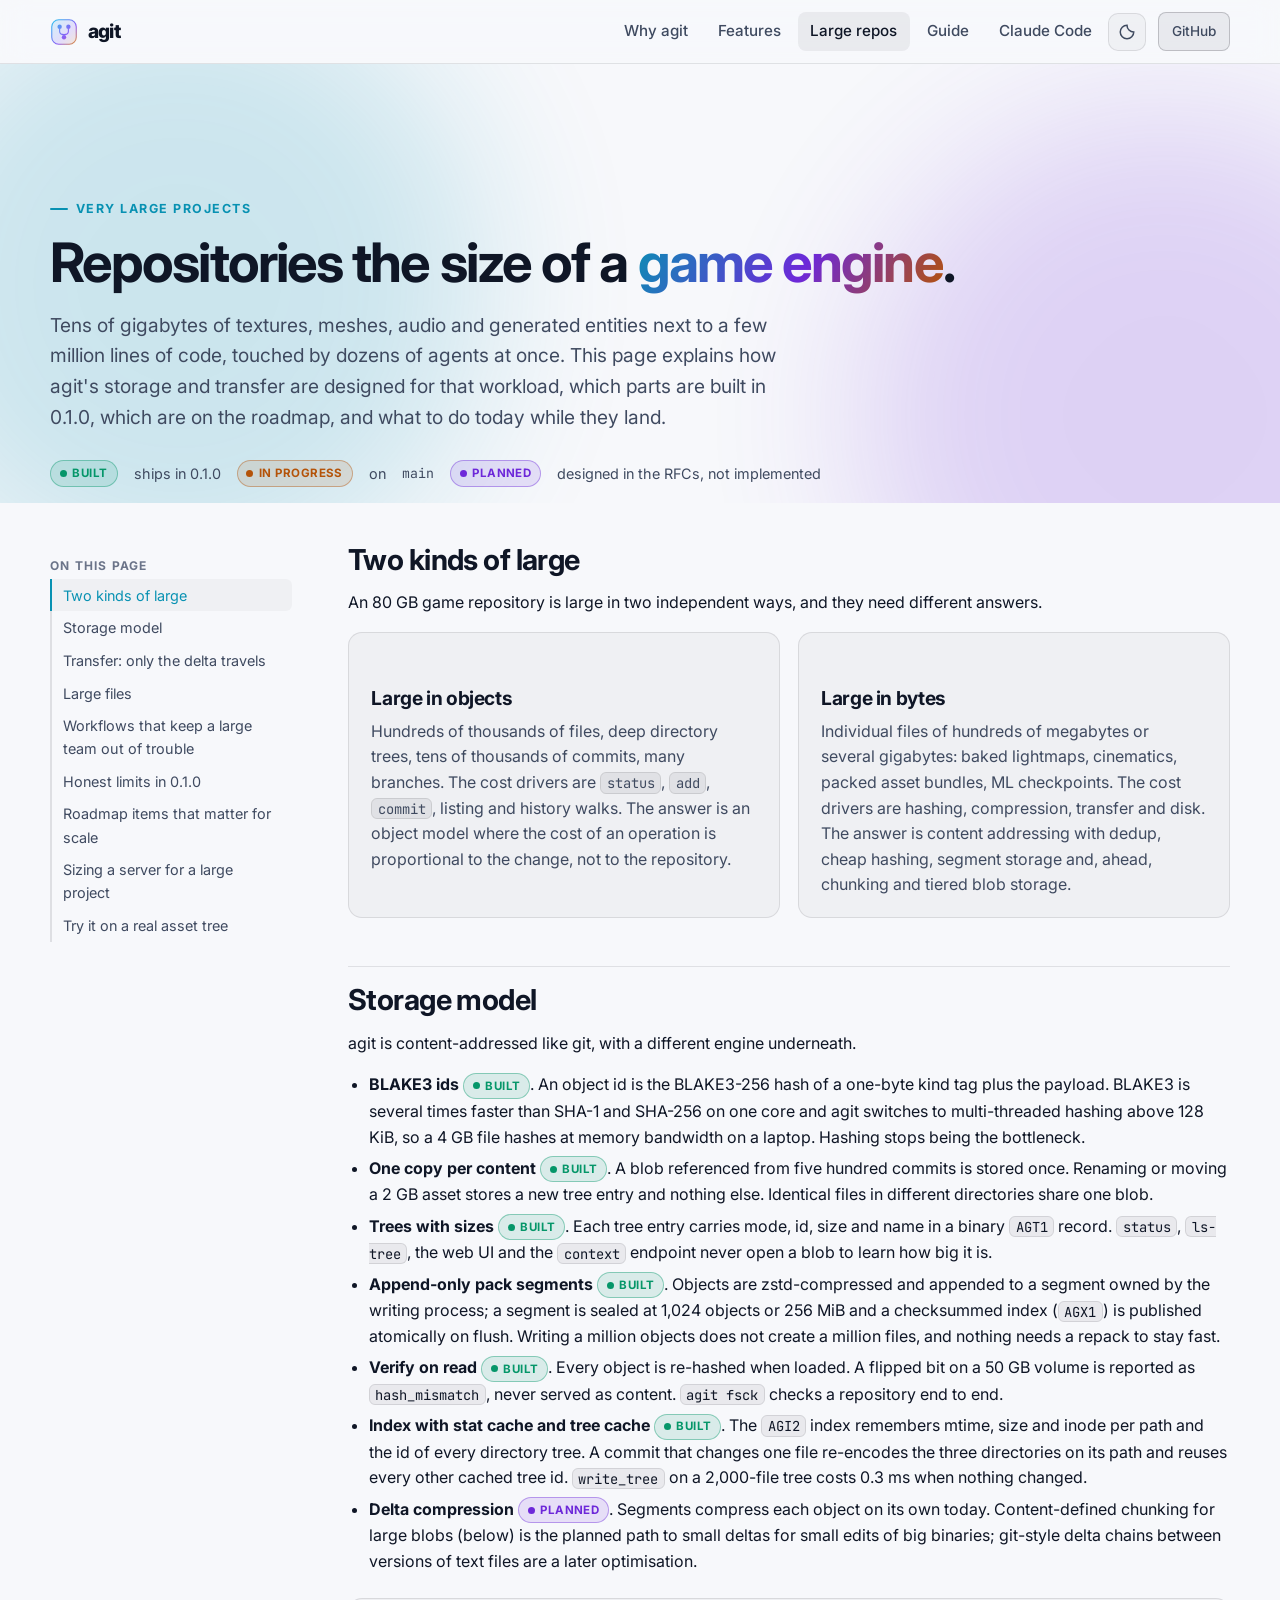
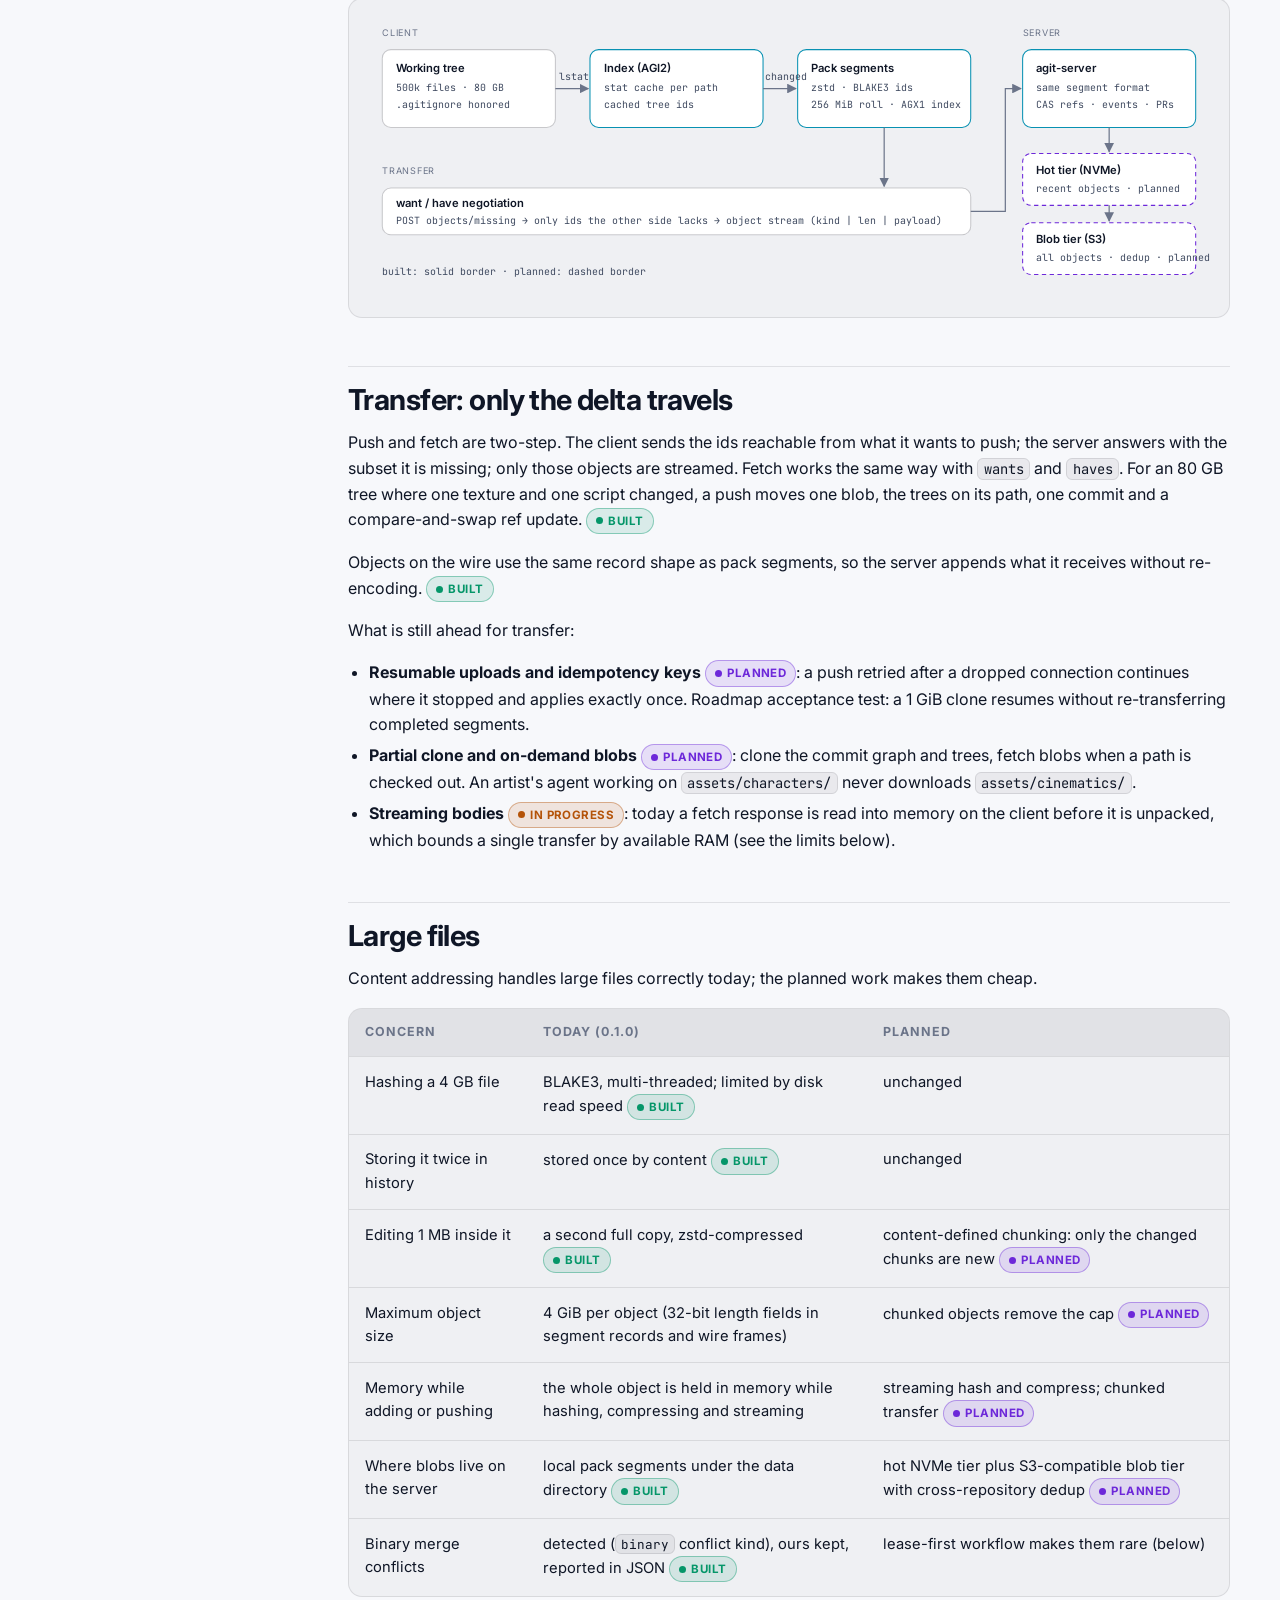
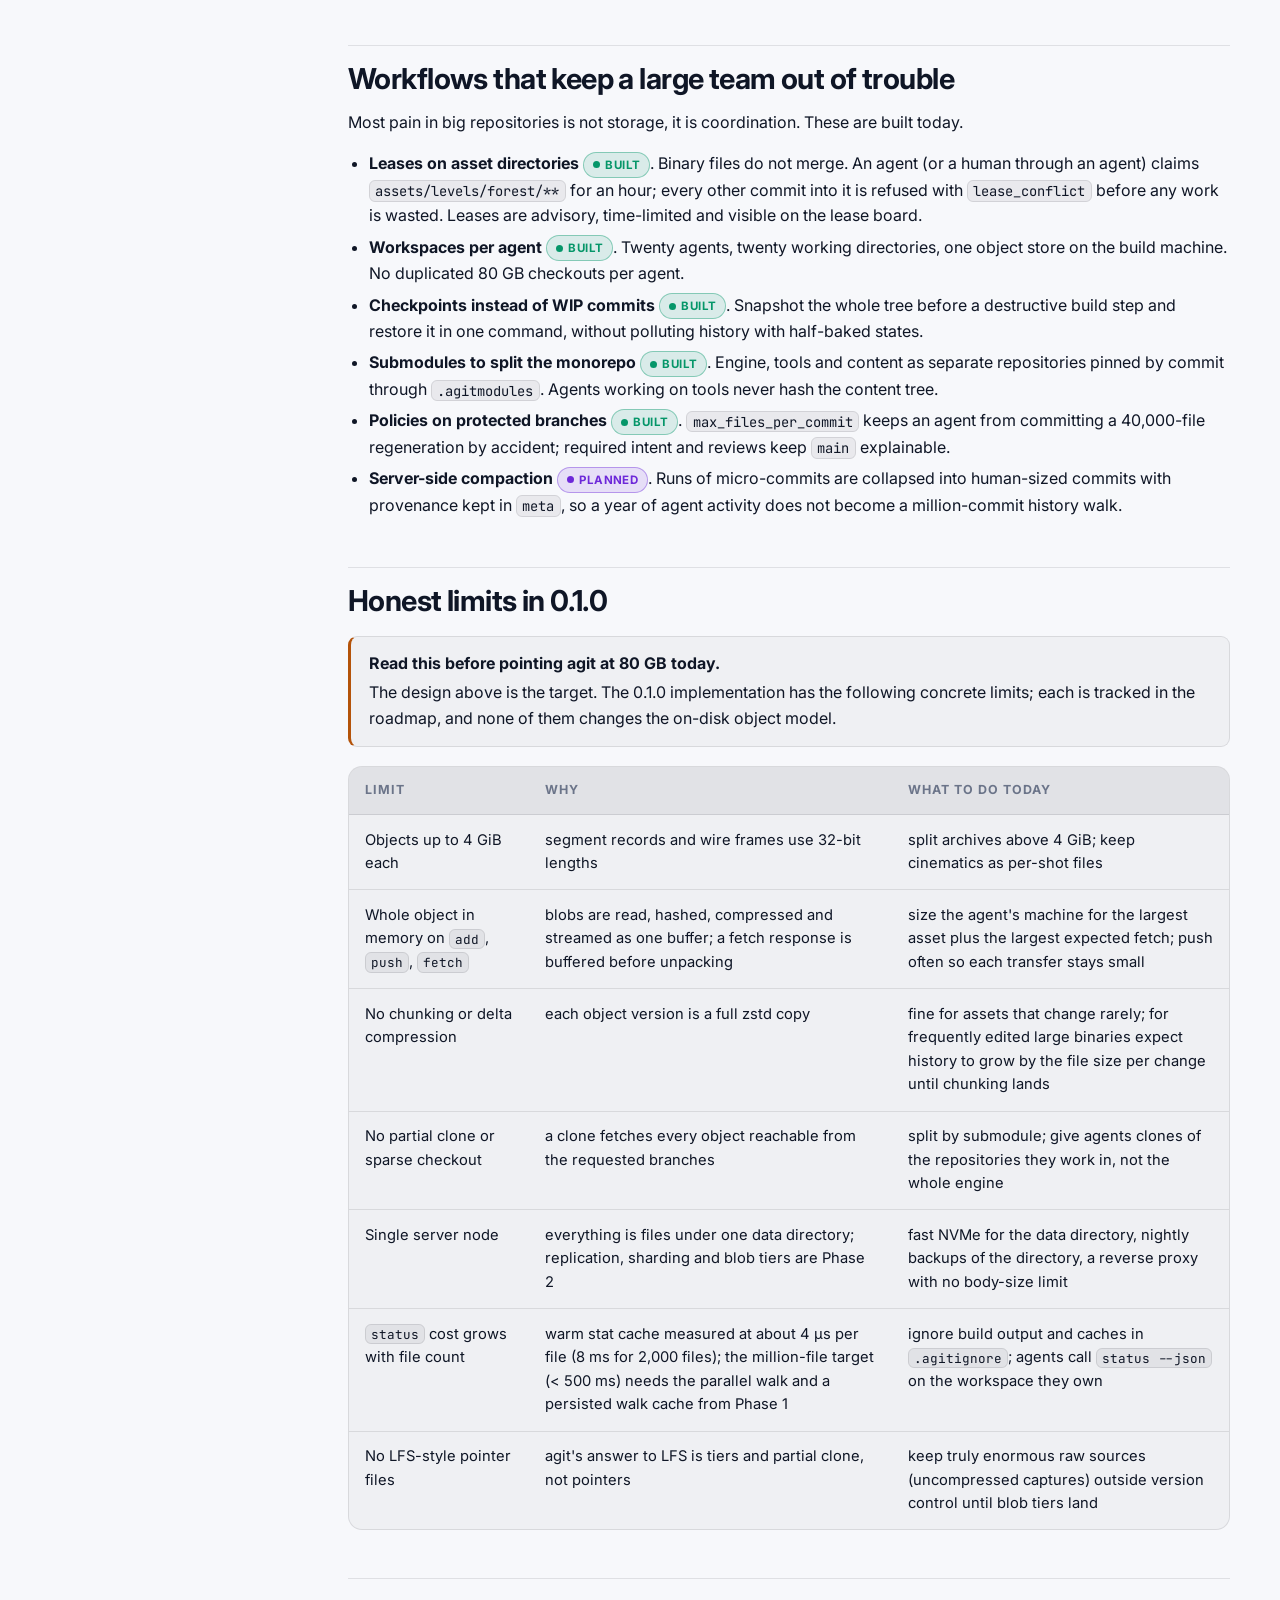
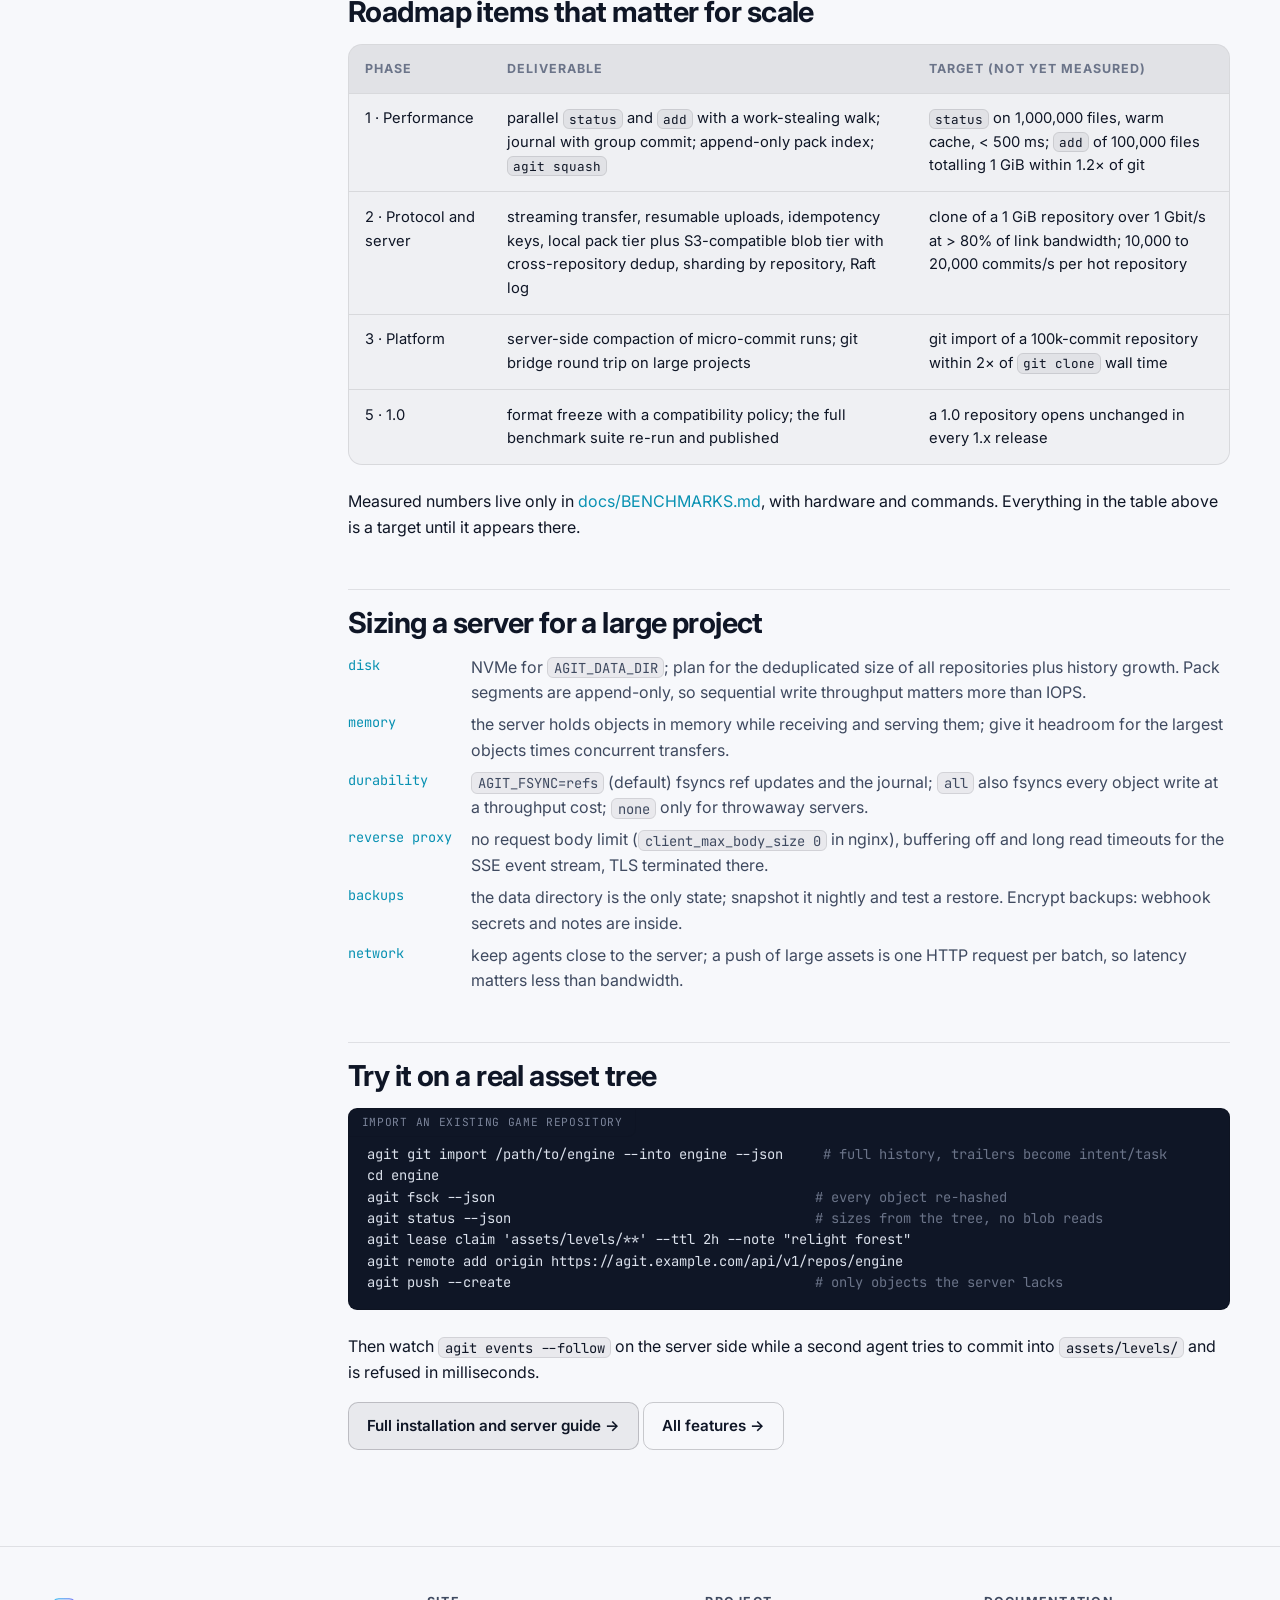
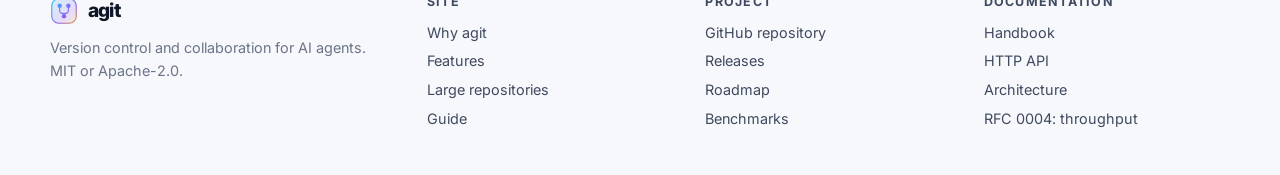
<file: scale.html>
<!doctype html>
<html lang="en">
<head>
  <meta charset="utf-8">
  <meta name="viewport" content="width=device-width, initial-scale=1">
  <title>agit for very large repositories</title>
  <meta name="description" content="How agit handles repositories the size of a game engine: content addressing, dedup, zstd pack segments, want/have transfer, sizes in trees, submodules, and the honest limits and roadmap for 80 GB repositories with large binaries.">
  <link rel="icon" href="assets/logo.svg" type="image/svg+xml">
  <link rel="preconnect" href="https://fonts.googleapis.com">
  <link rel="preconnect" href="https://fonts.gstatic.com" crossorigin>
  <link href="https://fonts.googleapis.com/css2?family=Inter:wght@400;500;600;700;800&family=JetBrains+Mono:wght@400;600&display=swap" rel="stylesheet">
  <link rel="stylesheet" href="assets/style.css">
  <script>try { if (localStorage.getItem("agit.theme") === "light" || (!localStorage.getItem("agit.theme") && matchMedia("(prefers-color-scheme: light)").matches)) document.documentElement.setAttribute("data-theme", "light"); } catch (e) {}</script>
</head>
<body>
<a class="skip" href="#main">Skip to content</a>
<nav class="nav" aria-label="Main">
  <div class="wrap">
    <a class="brand" href="./"><img src="assets/logo.svg" alt="" width="28" height="28"> agit</a>
    <button class="icon-btn menu-btn" data-menu aria-expanded="false" aria-label="Menu"><svg viewBox="0 0 24 24" fill="none" stroke="currentColor" stroke-width="2" stroke-linecap="round"><path d="M4 7h16M4 12h16M4 17h16"/></svg></button>
    <div class="nav-links">
      <a href="index.html#why">Why agit</a>
      <a href="features.html">Features</a>
      <a href="scale.html">Large repos</a>
      <a href="guide.html">Guide</a>
      <a href="guide.html#claude">Claude Code</a>
      <button class="icon-btn" data-theme-toggle aria-label="Switch theme" title="Theme"><svg viewBox="0 0 24 24" fill="none" stroke="currentColor" stroke-width="2" stroke-linecap="round"><path d="M12 3a9 9 0 1 0 9 9c-4.97 0-9-4.03-9-9Z"/></svg></button>
      <a class="btn sm" href="https://github.com/shadow-kernel/agit">GitHub</a>
    </div>
  </div>
</nav>

<main id="main">
<header class="hero" style="padding-bottom:1rem">
  <div class="blobs" aria-hidden="true"><span class="blob a"></span><span class="blob b"></span></div>
  <div class="wrap" style="grid-template-columns:1fr">
    <div>
      <div class="eyebrow">Very large projects</div>
      <h1 style="font-size:clamp(2rem,4.5vw,3.4rem)">Repositories the size of a <span class="grad">game engine</span>.</h1>
      <p class="lead">Tens of gigabytes of textures, meshes, audio and generated entities next to a few million lines of code, touched by dozens of agents at once. This page explains how agit's storage and transfer are designed for that workload, which parts are built in 0.1.0, which are on the roadmap, and what to do today while they land.</p>
      <div class="legend"><span class="badge built">built</span> ships in 0.1.0 <span class="badge progress">in progress</span> on <code>main</code> <span class="badge planned">planned</span> designed in the RFCs, not implemented</div>
    </div>
  </div>
</header>

<div class="wrap docs">
  <aside class="toc" data-toc aria-label="On this page"><h4>On this page</h4></aside>
  <article class="prose">

    <h2 id="two-kinds">Two kinds of large</h2>
    <p>An 80 GB game repository is large in two independent ways, and they need different answers.</p>
    <div class="grid cols-2">
      <div class="card"><h3>Large in objects</h3><p class="muted">Hundreds of thousands of files, deep directory trees, tens of thousands of commits, many branches. The cost drivers are <code>status</code>, <code>add</code>, <code>commit</code>, listing and history walks. The answer is an object model where the cost of an operation is proportional to the change, not to the repository.</p></div>
      <div class="card"><h3>Large in bytes</h3><p class="muted">Individual files of hundreds of megabytes or several gigabytes: baked lightmaps, cinematics, packed asset bundles, ML checkpoints. The cost drivers are hashing, compression, transfer and disk. The answer is content addressing with dedup, cheap hashing, segment storage and, ahead, chunking and tiered blob storage.</p></div>
    </div>

    <h2 id="storage">Storage model</h2>
    <p>agit is content-addressed like git, with a different engine underneath.</p>
    <ul>
      <li><strong>BLAKE3 ids</strong> <span class="badge built">built</span>. An object id is the BLAKE3-256 hash of a one-byte kind tag plus the payload. BLAKE3 is several times faster than SHA-1 and SHA-256 on one core and agit switches to multi-threaded hashing above 128 KiB, so a 4 GB file hashes at memory bandwidth on a laptop. Hashing stops being the bottleneck.</li>
      <li><strong>One copy per content</strong> <span class="badge built">built</span>. A blob referenced from five hundred commits is stored once. Renaming or moving a 2 GB asset stores a new tree entry and nothing else. Identical files in different directories share one blob.</li>
      <li><strong>Trees with sizes</strong> <span class="badge built">built</span>. Each tree entry carries mode, id, size and name in a binary <code>AGT1</code> record. <code>status</code>, <code>ls-tree</code>, the web UI and the <code>context</code> endpoint never open a blob to learn how big it is.</li>
      <li><strong>Append-only pack segments</strong> <span class="badge built">built</span>. Objects are zstd-compressed and appended to a segment owned by the writing process; a segment is sealed at 1,024 objects or 256 MiB and a checksummed index (<code>AGX1</code>) is published atomically on flush. Writing a million objects does not create a million files, and nothing needs a repack to stay fast.</li>
      <li><strong>Verify on read</strong> <span class="badge built">built</span>. Every object is re-hashed when loaded. A flipped bit on a 50 GB volume is reported as <code>hash_mismatch</code>, never served as content. <code>agit fsck</code> checks a repository end to end.</li>
      <li><strong>Index with stat cache and tree cache</strong> <span class="badge built">built</span>. The <code>AGI2</code> index remembers mtime, size and inode per path and the id of every directory tree. A commit that changes one file re-encodes the three directories on its path and reuses every other cached tree id. <code>write_tree</code> on a 2,000-file tree costs 0.3 ms when nothing changed.</li>
      <li><strong>Delta compression</strong> <span class="badge planned">planned</span>. Segments compress each object on its own today. Content-defined chunking for large blobs (below) is the planned path to small deltas for small edits of big binaries; git-style delta chains between versions of text files are a later optimisation.</li>
    </ul>

    <div class="diagram">
      <svg viewBox="0 0 980 330" role="img" aria-labelledby="dg1">
        <title id="dg1">Storage path: working tree to index to pack segments, with planned blob tiers on the server</title>
        <defs><marker id="arr" viewBox="0 0 10 10" refX="9" refY="5" markerWidth="8" markerHeight="8" orient="auto-start-reverse"><path d="M0 0L10 5 0 10z" fill="currentColor" style="color:var(--text-3)"/></marker></defs>
        <text class="tag" x="20" y="24">client</text>
        <rect class="box" x="20" y="40" width="200" height="90"/>
        <text x="36" y="66" font-weight="600">Working tree</text>
        <text class="mono" x="36" y="88">500k files · 80 GB</text>
        <text class="mono" x="36" y="108">.agitignore honored</text>

        <rect class="box hot" x="260" y="40" width="200" height="90"/>
        <text x="276" y="66" font-weight="600">Index (AGI2)</text>
        <text class="mono" x="276" y="88">stat cache per path</text>
        <text class="mono" x="276" y="108">cached tree ids</text>

        <rect class="box hot" x="500" y="40" width="200" height="90"/>
        <text x="516" y="66" font-weight="600">Pack segments</text>
        <text class="mono" x="516" y="88">zstd · BLAKE3 ids</text>
        <text class="mono" x="516" y="108">256 MiB roll · AGX1 index</text>

        <path class="arrow" d="M220 85 H258"/>
        <path class="arrow" d="M460 85 H498"/>
        <text class="mono" x="224" y="75">lstat</text>
        <text class="mono" x="462" y="75">changed</text>

        <text class="tag" x="20" y="184">transfer</text>
        <rect class="box" x="20" y="200" width="680" height="54"/>
        <text x="36" y="222" font-weight="600">want / have negotiation</text>
        <text class="mono" x="36" y="242">POST objects/missing → only ids the other side lacks → object stream (kind | len | payload)</text>
        <path class="arrow" d="M600 130 V198"/>

        <text class="tag" x="760" y="24">server</text>
        <rect class="box hot" x="760" y="40" width="200" height="90"/>
        <text x="776" y="66" font-weight="600">agit-server</text>
        <text class="mono" x="776" y="88">same segment format</text>
        <text class="mono" x="776" y="108">CAS refs · events · PRs</text>
        <path class="arrow" d="M700 227 H740 V85 H758"/>

        <rect class="box plan" x="760" y="160" width="200" height="60"/>
        <text x="776" y="184" font-weight="600">Hot tier (NVMe)</text>
        <text class="mono" x="776" y="204">recent objects · planned</text>
        <rect class="box plan" x="760" y="240" width="200" height="60"/>
        <text x="776" y="264" font-weight="600">Blob tier (S3)</text>
        <text class="mono" x="776" y="284">all objects · dedup · planned</text>
        <path class="arrow" d="M860 130 V158"/>
        <path class="arrow" d="M860 220 V238"/>

        <text class="mono" x="20" y="300">built: solid border · planned: dashed border</text>
      </svg>
    </div>

    <h2 id="transfer">Transfer: only the delta travels</h2>
    <p>Push and fetch are two-step. The client sends the ids reachable from what it wants to push; the server answers with the subset it is missing; only those objects are streamed. Fetch works the same way with <code>wants</code> and <code>haves</code>. For an 80 GB tree where one texture and one script changed, a push moves one blob, the trees on its path, one commit and a compare-and-swap ref update. <span class="badge built">built</span></p>
    <p>Objects on the wire use the same record shape as pack segments, so the server appends what it receives without re-encoding. <span class="badge built">built</span></p>
    <p>What is still ahead for transfer:</p>
    <ul>
      <li><strong>Resumable uploads and idempotency keys</strong> <span class="badge planned">planned</span>: a push retried after a dropped connection continues where it stopped and applies exactly once. Roadmap acceptance test: a 1 GiB clone resumes without re-transferring completed segments.</li>
      <li><strong>Partial clone and on-demand blobs</strong> <span class="badge planned">planned</span>: clone the commit graph and trees, fetch blobs when a path is checked out. An artist's agent working on <code>assets/characters/</code> never downloads <code>assets/cinematics/</code>.</li>
      <li><strong>Streaming bodies</strong> <span class="badge progress">in progress</span>: today a fetch response is read into memory on the client before it is unpacked, which bounds a single transfer by available RAM (see the limits below).</li>
    </ul>

    <h2 id="big-files">Large files</h2>
    <p>Content addressing handles large files correctly today; the planned work makes them cheap.</p>
    <table>
      <thead><tr><th>Concern</th><th>Today (0.1.0)</th><th>Planned</th></tr></thead>
      <tbody>
        <tr><td>Hashing a 4 GB file</td><td>BLAKE3, multi-threaded; limited by disk read speed <span class="badge built">built</span></td><td>unchanged</td></tr>
        <tr><td>Storing it twice in history</td><td>stored once by content <span class="badge built">built</span></td><td>unchanged</td></tr>
        <tr><td>Editing 1 MB inside it</td><td>a second full copy, zstd-compressed <span class="badge built">built</span></td><td>content-defined chunking: only the changed chunks are new <span class="badge planned">planned</span></td></tr>
        <tr><td>Maximum object size</td><td>4 GiB per object (32-bit length fields in segment records and wire frames)</td><td>chunked objects remove the cap <span class="badge planned">planned</span></td></tr>
        <tr><td>Memory while adding or pushing</td><td>the whole object is held in memory while hashing, compressing and streaming</td><td>streaming hash and compress; chunked transfer <span class="badge planned">planned</span></td></tr>
        <tr><td>Where blobs live on the server</td><td>local pack segments under the data directory <span class="badge built">built</span></td><td>hot NVMe tier plus S3-compatible blob tier with cross-repository dedup <span class="badge planned">planned</span></td></tr>
        <tr><td>Binary merge conflicts</td><td>detected (<code>binary</code> conflict kind), ours kept, reported in JSON <span class="badge built">built</span></td><td>lease-first workflow makes them rare (below)</td></tr>
      </tbody>
    </table>

    <h2 id="workflow">Workflows that keep a large team out of trouble</h2>
    <p>Most pain in big repositories is not storage, it is coordination. These are built today.</p>
    <ul>
      <li><strong>Leases on asset directories</strong> <span class="badge built">built</span>. Binary files do not merge. An agent (or a human through an agent) claims <code>assets/levels/forest/**</code> for an hour; every other commit into it is refused with <code>lease_conflict</code> before any work is wasted. Leases are advisory, time-limited and visible on the lease board.</li>
      <li><strong>Workspaces per agent</strong> <span class="badge built">built</span>. Twenty agents, twenty working directories, one object store on the build machine. No duplicated 80 GB checkouts per agent.</li>
      <li><strong>Checkpoints instead of WIP commits</strong> <span class="badge built">built</span>. Snapshot the whole tree before a destructive build step and restore it in one command, without polluting history with half-baked states.</li>
      <li><strong>Submodules to split the monorepo</strong> <span class="badge built">built</span>. Engine, tools and content as separate repositories pinned by commit through <code>.agitmodules</code>. Agents working on tools never hash the content tree.</li>
      <li><strong>Policies on protected branches</strong> <span class="badge built">built</span>. <code>max_files_per_commit</code> keeps an agent from committing a 40,000-file regeneration by accident; required intent and reviews keep <code>main</code> explainable.</li>
      <li><strong>Server-side compaction</strong> <span class="badge planned">planned</span>. Runs of micro-commits are collapsed into human-sized commits with provenance kept in <code>meta</code>, so a year of agent activity does not become a million-commit history walk.</li>
    </ul>

    <h2 id="limits">Honest limits in 0.1.0</h2>
    <div class="callout warn">
      <strong>Read this before pointing agit at 80 GB today.</strong>
      <p>The design above is the target. The 0.1.0 implementation has the following concrete limits; each is tracked in the roadmap, and none of them changes the on-disk object model.</p>
    </div>
    <table>
      <thead><tr><th>Limit</th><th>Why</th><th>What to do today</th></tr></thead>
      <tbody>
        <tr><td>Objects up to 4 GiB each</td><td>segment records and wire frames use 32-bit lengths</td><td>split archives above 4 GiB; keep cinematics as per-shot files</td></tr>
        <tr><td>Whole object in memory on <code>add</code>, <code>push</code>, <code>fetch</code></td><td>blobs are read, hashed, compressed and streamed as one buffer; a fetch response is buffered before unpacking</td><td>size the agent's machine for the largest asset plus the largest expected fetch; push often so each transfer stays small</td></tr>
        <tr><td>No chunking or delta compression</td><td>each object version is a full zstd copy</td><td>fine for assets that change rarely; for frequently edited large binaries expect history to grow by the file size per change until chunking lands</td></tr>
        <tr><td>No partial clone or sparse checkout</td><td>a clone fetches every object reachable from the requested branches</td><td>split by submodule; give agents clones of the repositories they work in, not the whole engine</td></tr>
        <tr><td>Single server node</td><td>everything is files under one data directory; replication, sharding and blob tiers are Phase 2</td><td>fast NVMe for the data directory, nightly backups of the directory, a reverse proxy with no body-size limit</td></tr>
        <tr><td><code>status</code> cost grows with file count</td><td>warm stat cache measured at about 4 µs per file (8 ms for 2,000 files); the million-file target (&lt; 500 ms) needs the parallel walk and a persisted walk cache from Phase 1</td><td>ignore build output and caches in <code>.agitignore</code>; agents call <code>status --json</code> on the workspace they own</td></tr>
        <tr><td>No LFS-style pointer files</td><td>agit's answer to LFS is tiers and partial clone, not pointers</td><td>keep truly enormous raw sources (uncompressed captures) outside version control until blob tiers land</td></tr>
      </tbody>
    </table>

    <h2 id="roadmap">Roadmap items that matter for scale</h2>
    <table>
      <thead><tr><th>Phase</th><th>Deliverable</th><th>Target (not yet measured)</th></tr></thead>
      <tbody>
        <tr><td>1 · Performance</td><td>parallel <code>status</code> and <code>add</code> with a work-stealing walk; journal with group commit; append-only pack index; <code>agit squash</code></td><td><code>status</code> on 1,000,000 files, warm cache, &lt; 500 ms; <code>add</code> of 100,000 files totalling 1 GiB within 1.2× of git</td></tr>
        <tr><td>2 · Protocol and server</td><td>streaming transfer, resumable uploads, idempotency keys, local pack tier plus S3-compatible blob tier with cross-repository dedup, sharding by repository, Raft log</td><td>clone of a 1 GiB repository over 1 Gbit/s at &gt; 80% of link bandwidth; 10,000 to 20,000 commits/s per hot repository</td></tr>
        <tr><td>3 · Platform</td><td>server-side compaction of micro-commit runs; git bridge round trip on large projects</td><td>git import of a 100k-commit repository within 2× of <code>git clone</code> wall time</td></tr>
        <tr><td>5 · 1.0</td><td>format freeze with a compatibility policy; the full benchmark suite re-run and published</td><td>a 1.0 repository opens unchanged in every 1.x release</td></tr>
      </tbody>
    </table>
    <p>Measured numbers live only in <a href="https://github.com/shadow-kernel/agit/blob/main/docs/BENCHMARKS.md">docs/BENCHMARKS.md</a>, with hardware and commands. Everything in the table above is a target until it appears there.</p>

    <h2 id="sizing">Sizing a server for a large project</h2>
    <dl class="kv">
      <dt>disk</dt><dd>NVMe for <code>AGIT_DATA_DIR</code>; plan for the deduplicated size of all repositories plus history growth. Pack segments are append-only, so sequential write throughput matters more than IOPS.</dd>
      <dt>memory</dt><dd>the server holds objects in memory while receiving and serving them; give it headroom for the largest objects times concurrent transfers.</dd>
      <dt>durability</dt><dd><code>AGIT_FSYNC=refs</code> (default) fsyncs ref updates and the journal; <code>all</code> also fsyncs every object write at a throughput cost; <code>none</code> only for throwaway servers.</dd>
      <dt>reverse proxy</dt><dd>no request body limit (<code>client_max_body_size 0</code> in nginx), buffering off and long read timeouts for the SSE event stream, TLS terminated there.</dd>
      <dt>backups</dt><dd>the data directory is the only state; snapshot it nightly and test a restore. Encrypt backups: webhook secrets and notes are inside.</dd>
      <dt>network</dt><dd>keep agents close to the server; a push of large assets is one HTTP request per batch, so latency matters less than bandwidth.</dd>
    </dl>

    <h2 id="try">Try it on a real asset tree</h2>
<pre class="code" data-title="import an existing game repository">agit git import /path/to/engine --into engine --json     <span class="c-cmt"># full history, trailers become intent/task</span>
cd engine
agit fsck --json                                        <span class="c-cmt"># every object re-hashed</span>
agit status --json                                      <span class="c-cmt"># sizes from the tree, no blob reads</span>
agit lease claim 'assets/levels/**' --ttl 2h --note "relight forest"
agit remote add origin https://agit.example.com/api/v1/repos/engine
agit push --create                                      <span class="c-cmt"># only objects the server lacks</span></pre>
    <p>Then watch <code>agit events --follow</code> on the server side while a second agent tries to commit into <code>assets/levels/</code> and is refused in milliseconds.</p>
    <p><a class="btn" href="guide.html">Full installation and server guide →</a> <a class="btn ghost" href="features.html">All features →</a></p>
  </article>
</div>
</main>

<footer>
  <div class="wrap">
    <div><a class="brand" href="./"><img src="assets/logo.svg" alt="" width="28" height="28"> agit</a><p>Version control and collaboration for AI agents. MIT or Apache-2.0.</p></div>
    <div><h4>Site</h4><a href="index.html#why">Why agit</a><a href="features.html">Features</a><a href="scale.html">Large repositories</a><a href="guide.html">Guide</a></div>
    <div><h4>Project</h4><a href="https://github.com/shadow-kernel/agit">GitHub repository</a><a href="https://github.com/shadow-kernel/agit/releases">Releases</a><a href="https://github.com/shadow-kernel/agit/blob/main/docs/ROADMAP.md">Roadmap</a><a href="https://github.com/shadow-kernel/agit/blob/main/docs/BENCHMARKS.md">Benchmarks</a></div>
    <div><h4>Documentation</h4><a href="https://github.com/shadow-kernel/agit/tree/main/docs/handbook">Handbook</a><a href="https://github.com/shadow-kernel/agit/blob/main/docs/API.md">HTTP API</a><a href="https://github.com/shadow-kernel/agit/blob/main/docs/ARCHITECTURE.md">Architecture</a><a href="https://github.com/shadow-kernel/agit/blob/main/docs/rfcs/0004-throughput.md">RFC 0004: throughput</a></div>
  </div>
</footer>
<script src="assets/site.js" defer></script>
</body>
</html>
</file>
<file: assets/style.css>
/* agit site: one stylesheet for every page. Dark first, light on request,
   respects prefers-reduced-motion. No framework, no build step. */

:root {
  --font-sans: "Inter", ui-sans-serif, system-ui, -apple-system, "Segoe UI", Roboto, sans-serif;
  --font-mono: "JetBrains Mono", ui-monospace, SFMono-Regular, Menlo, Consolas, monospace;

  --bg: #0a0d14;
  --bg-2: #0f1420;
  --surface: rgba(255, 255, 255, 0.035);
  --surface-2: rgba(255, 255, 255, 0.06);
  --border: rgba(255, 255, 255, 0.09);
  --border-strong: rgba(255, 255, 255, 0.16);
  --text: #e6e9f0;
  --text-2: #a7afc0;
  --text-3: #7b849a;
  --accent: #22d3ee;
  --accent-2: #8b5cf6;
  --accent-3: #f59e0b;
  --ok: #34d399;
  --warn: #fbbf24;
  --plan: #a78bfa;
  --danger: #f87171;
  --code-bg: #0c111b;
  --shadow: 0 20px 60px rgba(0, 0, 0, 0.45);
  --radius: 14px;
  --radius-sm: 9px;
  --nav-h: 64px;
  --max: 1180px;
  color-scheme: dark;
}

:root[data-theme="light"] {
  --bg: #f7f8fb;
  --bg-2: #ffffff;
  --surface: rgba(10, 13, 20, 0.03);
  --surface-2: rgba(10, 13, 20, 0.06);
  --border: rgba(10, 13, 20, 0.1);
  --border-strong: rgba(10, 13, 20, 0.2);
  --text: #0f1626;
  --text-2: #3f4a60;
  --text-3: #6b7489;
  --accent: #0891b2;
  --accent-2: #6d28d9;
  --accent-3: #b45309;
  --ok: #059669;
  --warn: #b45309;
  --plan: #6d28d9;
  --danger: #dc2626;
  --code-bg: #0f1626;
  --shadow: 0 20px 60px rgba(15, 22, 38, 0.12);
  color-scheme: light;
}

*,
*::before,
*::after {
  box-sizing: border-box;
}

html {
  scroll-behavior: smooth;
  scroll-padding-top: calc(var(--nav-h) + 16px);
  -webkit-text-size-adjust: 100%;
}

body {
  margin: 0;
  font-family: var(--font-sans);
  font-size: 16px;
  line-height: 1.6;
  color: var(--text);
  background: var(--bg);
  overflow-x: hidden;
}

::selection {
  background: color-mix(in srgb, var(--accent) 35%, transparent);
}

a {
  color: var(--accent);
  text-decoration: none;
}
a:hover {
  text-decoration: underline;
  text-underline-offset: 3px;
}

h1,
h2,
h3,
h4 {
  line-height: 1.15;
  letter-spacing: -0.02em;
  margin: 0 0 0.5em;
  font-weight: 700;
}
h1 {
  font-size: clamp(2.4rem, 6vw, 4.4rem);
  letter-spacing: -0.035em;
}
h2 {
  font-size: clamp(1.7rem, 3.4vw, 2.5rem);
}
h3 {
  font-size: 1.2rem;
}
p {
  margin: 0 0 1em;
}
.lead {
  font-size: 1.2rem;
  color: var(--text-2);
  max-width: 62ch;
}
.muted {
  color: var(--text-2);
}
.small {
  font-size: 0.9rem;
}
code,
kbd,
pre {
  font-family: var(--font-mono);
  font-size: 0.92em;
}
p code,
li code,
td code,
h3 code,
dd code {
  background: var(--surface-2);
  border: 1px solid var(--border);
  padding: 0.05em 0.4em;
  border-radius: 6px;
  font-size: 0.86em;
}

.wrap {
  width: min(var(--max), 100% - 2rem);
  margin-inline: auto;
}
.wrap.narrow {
  width: min(880px, 100% - 2rem);
}

/* ---- gradient text and glow ------------------------------------------- */
.grad {
  background: linear-gradient(120deg, var(--accent), var(--accent-2) 55%, var(--accent-3));
  -webkit-background-clip: text;
  background-clip: text;
  color: transparent;
}

/* ---- navigation -------------------------------------------------------- */
.nav {
  position: sticky;
  top: 0;
  z-index: 50;
  height: var(--nav-h);
  backdrop-filter: saturate(160%) blur(14px);
  -webkit-backdrop-filter: saturate(160%) blur(14px);
  background: color-mix(in srgb, var(--bg) 72%, transparent);
  border-bottom: 1px solid var(--border);
}
.nav .wrap {
  height: 100%;
  display: flex;
  align-items: center;
  gap: 1.5rem;
}
.brand {
  display: flex;
  align-items: center;
  gap: 0.6rem;
  font-weight: 800;
  letter-spacing: -0.03em;
  font-size: 1.2rem;
  color: var(--text);
}
.brand:hover {
  text-decoration: none;
}
.brand svg {
  width: 28px;
  height: 28px;
}
.nav-links {
  display: flex;
  gap: 0.25rem;
  margin-left: auto;
  align-items: center;
}
.nav-links a {
  color: var(--text-2);
  padding: 0.45rem 0.8rem;
  border-radius: 8px;
  font-weight: 500;
  font-size: 0.95rem;
}
.nav-links a:hover,
.nav-links a[aria-current="page"] {
  color: var(--text);
  background: var(--surface-2);
  text-decoration: none;
}
.nav-links .btn {
  margin-left: 0.5rem;
}
.icon-btn {
  display: inline-grid;
  place-items: center;
  width: 38px;
  height: 38px;
  border-radius: 10px;
  border: 1px solid var(--border);
  background: var(--surface);
  color: var(--text-2);
  cursor: pointer;
}
.icon-btn:hover {
  color: var(--text);
  border-color: var(--border-strong);
}
.icon-btn svg {
  width: 18px;
  height: 18px;
}
.menu-btn {
  display: none;
}
@media (max-width: 860px) {
  .menu-btn {
    display: inline-grid;
    margin-left: auto;
  }
  .nav-links {
    position: absolute;
    top: var(--nav-h);
    left: 0;
    right: 0;
    flex-direction: column;
    align-items: stretch;
    padding: 0.75rem 1rem 1rem;
    background: var(--bg-2);
    border-bottom: 1px solid var(--border);
    display: none;
    margin-left: 0;
  }
  .nav-links.open {
    display: flex;
  }
  .nav-links .btn {
    margin: 0.5rem 0 0;
  }
}

/* ---- buttons ----------------------------------------------------------- */
.btn {
  display: inline-flex;
  align-items: center;
  gap: 0.5rem;
  padding: 0.7rem 1.15rem;
  border-radius: 10px;
  font-weight: 600;
  font-size: 0.95rem;
  border: 1px solid var(--border-strong);
  background: var(--surface-2);
  color: var(--text);
  cursor: pointer;
  transition: transform 0.15s ease, background 0.15s ease, border-color 0.15s ease;
}
.btn:hover {
  text-decoration: none;
  transform: translateY(-1px);
  border-color: var(--text-3);
}
.btn.primary {
  background: linear-gradient(120deg, var(--accent), var(--accent-2));
  color: #06080f;
  border-color: transparent;
}
:root[data-theme="light"] .btn.primary {
  color: #ffffff;
}
.btn.primary:hover {
  filter: brightness(1.08);
}
.btn.sm {
  padding: 0.45rem 0.8rem;
  font-size: 0.85rem;
}
.btn.ghost {
  background: transparent;
}

/* ---- hero -------------------------------------------------------------- */
.hero {
  position: relative;
  padding: clamp(4rem, 10vw, 8rem) 0 clamp(3rem, 6vw, 5rem);
  overflow: hidden;
}
.hero .wrap {
  display: grid;
  grid-template-columns: 1.1fr 0.9fr;
  gap: 3rem;
  align-items: center;
}
@media (max-width: 960px) {
  .hero .wrap {
    grid-template-columns: 1fr;
  }
}
.hero h1 {
  margin-bottom: 1rem;
}
.hero .lead {
  margin-bottom: 1.75rem;
}
.hero-actions {
  display: flex;
  gap: 0.75rem;
  flex-wrap: wrap;
  margin-bottom: 1.5rem;
}
.hero-meta {
  display: flex;
  gap: 1rem;
  flex-wrap: wrap;
  color: var(--text-3);
  font-size: 0.9rem;
}
.hero-meta span::before {
  content: "";
  display: inline-block;
  width: 6px;
  height: 6px;
  border-radius: 50%;
  background: var(--accent);
  margin-right: 0.5rem;
  vertical-align: middle;
}
.blobs {
  position: absolute;
  inset: 0;
  z-index: -1;
  pointer-events: none;
  overflow: hidden;
}
.blob {
  position: absolute;
  width: 48vw;
  height: 48vw;
  max-width: 640px;
  max-height: 640px;
  border-radius: 50%;
  filter: blur(80px);
  opacity: 0.35;
  animation: drift 24s ease-in-out infinite alternate;
}
.blob.a {
  background: var(--accent);
  top: -20%;
  left: -10%;
}
.blob.b {
  background: var(--accent-2);
  top: 10%;
  right: -15%;
  animation-delay: -8s;
}
.blob.c {
  background: var(--accent-3);
  bottom: -30%;
  left: 30%;
  opacity: 0.2;
  animation-delay: -16s;
}
:root[data-theme="light"] .blob {
  opacity: 0.18;
}
@keyframes drift {
  from {
    transform: translate(0, 0) scale(1);
  }
  to {
    transform: translate(6%, 8%) scale(1.12);
  }
}
.grid-lines {
  position: absolute;
  inset: 0;
  z-index: -1;
  background-image: linear-gradient(var(--border) 1px, transparent 1px),
    linear-gradient(90deg, var(--border) 1px, transparent 1px);
  background-size: 56px 56px;
  mask-image: radial-gradient(ellipse at 50% 0%, rgba(0, 0, 0, 0.5), transparent 70%);
  -webkit-mask-image: radial-gradient(ellipse at 50% 0%, rgba(0, 0, 0, 0.5), transparent 70%);
}

/* ---- terminal ---------------------------------------------------------- */
.terminal {
  background: var(--code-bg);
  border: 1px solid var(--border-strong);
  border-radius: var(--radius);
  box-shadow: var(--shadow);
  overflow: hidden;
  font-family: var(--font-mono);
  font-size: 0.84rem;
  color: #d6dbe6;
  min-height: 300px;
}
.terminal-bar {
  display: flex;
  align-items: center;
  gap: 0.4rem;
  padding: 0.6rem 0.9rem;
  border-bottom: 1px solid rgba(255, 255, 255, 0.08);
  background: rgba(255, 255, 255, 0.03);
}
.terminal-bar i {
  width: 11px;
  height: 11px;
  border-radius: 50%;
  display: inline-block;
  background: #3b4252;
}
.terminal-bar i:nth-child(1) {
  background: #ff5f57;
}
.terminal-bar i:nth-child(2) {
  background: #febc2e;
}
.terminal-bar i:nth-child(3) {
  background: #28c840;
}
.terminal-bar span {
  margin-left: auto;
  color: #6b7489;
  font-size: 0.75rem;
}
.terminal pre {
  margin: 0;
  padding: 1rem 1.1rem 1.2rem;
  white-space: pre-wrap;
  word-break: break-word;
  line-height: 1.55;
}
.t-prompt {
  color: #7dd3fc;
}
.t-cmd {
  color: #f1f5f9;
}
.t-out {
  color: #94a3b8;
}
.t-ok {
  color: #34d399;
}
.t-err {
  color: #f87171;
}
.t-key {
  color: #c4b5fd;
}
.t-str {
  color: #fcd34d;
}
.cursor {
  display: inline-block;
  width: 0.6em;
  height: 1.1em;
  background: #e2e8f0;
  vertical-align: text-bottom;
  animation: blink 1s steps(2) infinite;
}
@keyframes blink {
  to {
    opacity: 0;
  }
}

/* ---- sections ---------------------------------------------------------- */
section {
  padding: clamp(3rem, 7vw, 6rem) 0;
}
section.tight {
  padding: clamp(2rem, 4vw, 3.5rem) 0;
}
.section-head {
  max-width: 760px;
  margin-bottom: 2.5rem;
}
.eyebrow {
  display: inline-flex;
  align-items: center;
  gap: 0.5rem;
  font-size: 0.78rem;
  font-weight: 700;
  letter-spacing: 0.12em;
  text-transform: uppercase;
  color: var(--accent);
  margin-bottom: 0.75rem;
}
.eyebrow::before {
  content: "";
  width: 18px;
  height: 2px;
  background: currentColor;
  border-radius: 2px;
}
.alt {
  background: var(--bg-2);
  border-top: 1px solid var(--border);
  border-bottom: 1px solid var(--border);
}

/* ---- cards and grids --------------------------------------------------- */
.grid {
  display: grid;
  gap: 1.1rem;
  grid-template-columns: repeat(auto-fit, minmax(260px, 1fr));
}
.grid.cols-2 {
  grid-template-columns: repeat(auto-fit, minmax(min(100%, 420px), 1fr));
}
.grid.cols-4 {
  grid-template-columns: repeat(auto-fit, minmax(220px, 1fr));
}
.card {
  background: var(--surface);
  border: 1px solid var(--border);
  border-radius: var(--radius);
  padding: 1.4rem 1.4rem 1.2rem;
  position: relative;
  transition: transform 0.2s ease, border-color 0.2s ease, background 0.2s ease;
}
.card:hover {
  transform: translateY(-3px);
  border-color: var(--border-strong);
  background: var(--surface-2);
}
.card h3 {
  margin-top: 0.4rem;
  display: flex;
  align-items: center;
  gap: 0.6rem;
  flex-wrap: wrap;
}
.card p:last-child {
  margin-bottom: 0;
}
.card .ic {
  width: 40px;
  height: 40px;
  border-radius: 11px;
  display: grid;
  place-items: center;
  background: linear-gradient(135deg, color-mix(in srgb, var(--accent) 25%, transparent), color-mix(in srgb, var(--accent-2) 25%, transparent));
  border: 1px solid var(--border);
  color: var(--accent);
  margin-bottom: 0.4rem;
}
.card .ic svg {
  width: 20px;
  height: 20px;
}
.card.accent {
  border-color: color-mix(in srgb, var(--accent) 45%, var(--border));
}

/* ---- badges ------------------------------------------------------------ */
.badge {
  display: inline-flex;
  align-items: center;
  gap: 0.35rem;
  font-size: 0.72rem;
  font-weight: 700;
  letter-spacing: 0.04em;
  text-transform: uppercase;
  padding: 0.18rem 0.55rem;
  border-radius: 999px;
  border: 1px solid var(--border);
  background: var(--surface-2);
  color: var(--text-2);
  vertical-align: middle;
  white-space: nowrap;
}
.badge::before {
  content: "";
  width: 7px;
  height: 7px;
  border-radius: 50%;
  background: currentColor;
}
.badge.built {
  color: var(--ok);
  border-color: color-mix(in srgb, var(--ok) 40%, transparent);
  background: color-mix(in srgb, var(--ok) 12%, transparent);
}
.badge.progress {
  color: var(--warn);
  border-color: color-mix(in srgb, var(--warn) 40%, transparent);
  background: color-mix(in srgb, var(--warn) 12%, transparent);
}
.badge.planned {
  color: var(--plan);
  border-color: color-mix(in srgb, var(--plan) 40%, transparent);
  background: color-mix(in srgb, var(--plan) 12%, transparent);
}
.badge.neutral::before {
  display: none;
}
.legend {
  display: flex;
  gap: 1rem;
  flex-wrap: wrap;
  font-size: 0.9rem;
  color: var(--text-2);
  align-items: center;
}

/* ---- comparison table -------------------------------------------------- */
.table-wrap {
  overflow-x: auto;
  border: 1px solid var(--border);
  border-radius: var(--radius);
  background: var(--surface);
}
table {
  width: 100%;
  border-collapse: collapse;
  font-size: 0.95rem;
}
th,
td {
  text-align: left;
  padding: 0.85rem 1rem;
  border-bottom: 1px solid var(--border);
  vertical-align: top;
}
th {
  font-size: 0.78rem;
  text-transform: uppercase;
  letter-spacing: 0.08em;
  color: var(--text-3);
  background: var(--surface-2);
}
tr:last-child td {
  border-bottom: 0;
}
tbody tr:hover td {
  background: var(--surface);
}
td.git {
  color: var(--text-2);
}
td.agit {
  color: var(--text);
}
td.agit strong {
  color: var(--accent);
}

/* ---- code blocks ------------------------------------------------------- */
pre.code {
  position: relative;
  margin: 1rem 0 1.5rem;
  background: var(--code-bg);
  color: #dbe1ec;
  border: 1px solid var(--border-strong);
  border-radius: var(--radius-sm);
  padding: 1rem 1.1rem;
  overflow-x: auto;
  font-size: 0.86rem;
  line-height: 1.55;
}
pre.code[data-title]::before {
  content: attr(data-title);
  position: absolute;
  top: 0;
  left: 0;
  font-size: 0.7rem;
  letter-spacing: 0.06em;
  text-transform: uppercase;
  color: #7b849a;
  padding: 0.3rem 0.8rem;
  border-right: 1px solid var(--border);
  border-bottom: 1px solid var(--border);
  border-radius: var(--radius-sm) 0 8px 0;
}
pre.code[data-title] {
  padding-top: 2.2rem;
}
.copy {
  position: absolute;
  top: 0.5rem;
  right: 0.5rem;
  font-size: 0.72rem;
  padding: 0.25rem 0.55rem;
  border-radius: 6px;
  border: 1px solid rgba(255, 255, 255, 0.15);
  background: rgba(255, 255, 255, 0.06);
  color: #c7cedb;
  cursor: pointer;
  font-family: var(--font-sans);
  opacity: 0;
  transition: opacity 0.15s ease;
}
pre.code:hover .copy,
.copy:focus-visible {
  opacity: 1;
}
.copy.done {
  color: #34d399;
  border-color: rgba(52, 211, 153, 0.5);
}
.c-cmt {
  color: #6b7489;
}
.c-key {
  color: #c4b5fd;
}
.c-str {
  color: #fcd34d;
}
.c-flag {
  color: #7dd3fc;
}
.c-ok {
  color: #34d399;
}
.c-err {
  color: #f87171;
}

/* ---- tabs -------------------------------------------------------------- */
.tabs {
  border: 1px solid var(--border);
  border-radius: var(--radius);
  overflow: hidden;
  margin: 1rem 0 1.5rem;
  background: var(--surface);
}
.tablist {
  display: flex;
  flex-wrap: wrap;
  border-bottom: 1px solid var(--border);
  background: var(--surface-2);
}
.tablist button {
  appearance: none;
  border: 0;
  background: transparent;
  color: var(--text-2);
  padding: 0.75rem 1.1rem;
  font: inherit;
  font-weight: 600;
  font-size: 0.9rem;
  cursor: pointer;
  border-bottom: 2px solid transparent;
  margin-bottom: -1px;
}
.tablist button[aria-selected="true"] {
  color: var(--text);
  border-bottom-color: var(--accent);
}
.tabpanel {
  padding: 1rem 1.2rem 0.2rem;
}
.tabpanel[hidden] {
  display: none;
}
.tabpanel pre.code {
  margin-top: 0.5rem;
}

/* ---- steps ------------------------------------------------------------- */
.steps {
  counter-reset: step;
  display: grid;
  gap: 1rem;
}
.step {
  display: grid;
  grid-template-columns: 44px 1fr;
  gap: 1rem;
  align-items: start;
}
.step::before {
  counter-increment: step;
  content: counter(step);
  width: 40px;
  height: 40px;
  border-radius: 12px;
  display: grid;
  place-items: center;
  font-weight: 800;
  background: linear-gradient(135deg, var(--accent), var(--accent-2));
  color: #06080f;
}
:root[data-theme="light"] .step::before {
  color: #fff;
}
.step h3 {
  margin: 0.35rem 0 0.3rem;
}

/* ---- docs layout (guide, features, scale) ----------------------------- */
.docs {
  display: grid;
  grid-template-columns: 250px minmax(0, 1fr);
  gap: 3rem;
  padding: 2.5rem 0 5rem;
  align-items: start;
}
@media (max-width: 960px) {
  .docs {
    grid-template-columns: minmax(0, 1fr);
  }
  .toc {
    position: static !important;
    max-height: none !important;
  }
}
.toc {
  position: sticky;
  top: calc(var(--nav-h) + 20px);
  max-height: calc(100vh - var(--nav-h) - 40px);
  overflow: auto;
  font-size: 0.9rem;
  padding-right: 0.5rem;
}
.toc h4 {
  font-size: 0.75rem;
  letter-spacing: 0.1em;
  text-transform: uppercase;
  color: var(--text-3);
  margin: 1rem 0 0.4rem;
}
.toc a {
  display: block;
  color: var(--text-2);
  padding: 0.3rem 0.7rem;
  border-left: 2px solid var(--border);
  border-radius: 0 6px 6px 0;
}
.toc a.sub {
  padding-left: 1.4rem;
  font-size: 0.85rem;
}
.toc a:hover {
  color: var(--text);
  text-decoration: none;
  background: var(--surface);
}
.toc a.active {
  color: var(--accent);
  border-left-color: var(--accent);
  background: var(--surface);
}
.prose,
.docs > div {
  min-width: 0;
}
.prose .table-wrap {
  margin: 1rem 0 1.5rem;
}
.prose h2 {
  margin-top: 3rem;
  padding-top: 1rem;
  border-top: 1px solid var(--border);
  font-size: 1.8rem;
}
.prose h2:first-of-type {
  border-top: 0;
  margin-top: 0;
  padding-top: 0;
}
.prose h3 {
  margin-top: 2rem;
  font-size: 1.2rem;
}
.prose h4 {
  margin-top: 1.5rem;
  font-size: 1rem;
  color: var(--text-2);
}
.prose ul,
.prose ol {
  padding-left: 1.3rem;
}
.prose li {
  margin-bottom: 0.35rem;
}
.prose img {
  max-width: 100%;
  border-radius: var(--radius-sm);
  border: 1px solid var(--border);
}
.prose table {
  font-size: 0.92rem;
}
.callout {
  border: 1px solid var(--border);
  border-left: 3px solid var(--accent);
  background: var(--surface);
  border-radius: var(--radius-sm);
  padding: 0.9rem 1.1rem;
  margin: 1.2rem 0;
}
.callout.warn {
  border-left-color: var(--warn);
}
.callout.plan {
  border-left-color: var(--plan);
}
.callout.ok {
  border-left-color: var(--ok);
}
.callout p:last-child {
  margin: 0;
}
.callout strong:first-child {
  display: block;
  margin-bottom: 0.2rem;
}
dl.kv {
  display: grid;
  grid-template-columns: max-content 1fr;
  gap: 0.4rem 1.2rem;
  margin: 1rem 0;
}
dl.kv dt {
  font-family: var(--font-mono);
  font-size: 0.85rem;
  color: var(--accent);
}
dl.kv dd {
  margin: 0;
  color: var(--text-2);
}
@media (max-width: 600px) {
  dl.kv {
    grid-template-columns: 1fr;
  }
}

/* ---- feature list ----------------------------------------------------- */
.filters {
  display: flex;
  flex-wrap: wrap;
  gap: 0.6rem;
  align-items: center;
  margin: 1.2rem 0 2rem;
  position: sticky;
  top: calc(var(--nav-h) + 8px);
  z-index: 5;
  background: color-mix(in srgb, var(--bg) 85%, transparent);
  backdrop-filter: blur(10px);
  -webkit-backdrop-filter: blur(10px);
  padding: 0.6rem 0;
}
.filters input {
  flex: 1 1 240px;
  padding: 0.65rem 0.9rem;
  border-radius: 10px;
  border: 1px solid var(--border-strong);
  background: var(--surface);
  color: var(--text);
  font: inherit;
}
.filters input:focus {
  outline: 2px solid color-mix(in srgb, var(--accent) 60%, transparent);
  outline-offset: 1px;
}
.chip {
  appearance: none;
  border: 1px solid var(--border);
  background: var(--surface);
  color: var(--text-2);
  padding: 0.45rem 0.85rem;
  border-radius: 999px;
  font: inherit;
  font-size: 0.85rem;
  font-weight: 600;
  cursor: pointer;
}
.chip[aria-pressed="true"] {
  color: var(--text);
  border-color: var(--accent);
  background: color-mix(in srgb, var(--accent) 14%, transparent);
}
.count {
  color: var(--text-3);
  font-size: 0.85rem;
  margin-left: auto;
}
.feature-group {
  margin-top: 2.5rem;
}
.feature-group h2 {
  display: flex;
  align-items: baseline;
  gap: 0.8rem;
  flex-wrap: wrap;
  border-top: 1px solid var(--border);
  padding-top: 1.2rem;
}
.feature-group h2 .n {
  font-size: 0.85rem;
  color: var(--text-3);
  font-weight: 500;
}
.feature-group > p {
  color: var(--text-2);
  max-width: 70ch;
}
.feature {
  border: 1px solid var(--border);
  border-radius: var(--radius);
  background: var(--surface);
  padding: 1.2rem 1.3rem;
  margin: 0.9rem 0;
}
.feature header {
  display: flex;
  gap: 0.7rem;
  align-items: center;
  flex-wrap: wrap;
  margin-bottom: 0.5rem;
}
.feature header h3 {
  margin: 0;
  font-size: 1.1rem;
}
.feature .wwh {
  display: grid;
  grid-template-columns: repeat(auto-fit, minmax(240px, 1fr));
  gap: 0.9rem 1.4rem;
  margin-top: 0.7rem;
}
.feature .wwh div > b {
  display: block;
  font-size: 0.72rem;
  letter-spacing: 0.1em;
  text-transform: uppercase;
  color: var(--text-3);
  margin-bottom: 0.25rem;
}
.feature .wwh p {
  margin: 0;
  font-size: 0.95rem;
  color: var(--text-2);
}
.feature .cmds {
  margin-top: 0.8rem;
  display: flex;
  gap: 0.4rem;
  flex-wrap: wrap;
}
.feature .cmds code {
  background: var(--code-bg);
  color: #dbe1ec;
  border: 1px solid var(--border-strong);
  padding: 0.15rem 0.5rem;
  border-radius: 6px;
  font-size: 0.8rem;
}
:root[data-theme="light"] .feature .cmds code {
  color: #f1f5f9;
}
.feature.hide {
  display: none;
}

/* ---- stats ------------------------------------------------------------- */
.stats {
  display: grid;
  grid-template-columns: repeat(auto-fit, minmax(180px, 1fr));
  gap: 1rem;
}
.stat {
  padding: 1.2rem 1.3rem;
  border: 1px solid var(--border);
  border-radius: var(--radius);
  background: var(--surface);
}
.stat b {
  display: block;
  font-size: 2rem;
  letter-spacing: -0.03em;
  line-height: 1.1;
  font-weight: 800;
}
.stat span {
  color: var(--text-2);
  font-size: 0.9rem;
}

/* ---- diagram ----------------------------------------------------------- */
.diagram {
  border: 1px solid var(--border);
  border-radius: var(--radius);
  background: var(--surface);
  padding: 1rem;
  margin: 1.5rem 0;
}
.diagram svg {
  width: 100%;
  height: auto;
  display: block;
}
.diagram text {
  font-family: var(--font-sans);
  fill: var(--text);
  font-size: 13px;
}
.diagram .mono {
  font-family: var(--font-mono);
  font-size: 11.5px;
  fill: var(--text-2);
}
.diagram .box {
  fill: var(--bg-2);
  stroke: var(--border-strong);
  stroke-width: 1.2;
  rx: 10;
}
.diagram .box.hot {
  stroke: var(--accent);
}
.diagram .box.plan {
  stroke: var(--plan);
  stroke-dasharray: 5 4;
}
.diagram .arrow {
  stroke: var(--text-3);
  stroke-width: 1.4;
  fill: none;
  marker-end: url(#arr);
}
.diagram .tag {
  font-size: 10.5px;
  fill: var(--text-3);
  letter-spacing: 0.08em;
  text-transform: uppercase;
}

/* ---- screenshots ------------------------------------------------------- */
.shots {
  display: grid;
  grid-template-columns: repeat(auto-fit, minmax(min(100%, 420px), 1fr));
  gap: 1.2rem;
}
.shot {
  border: 1px solid var(--border);
  border-radius: var(--radius);
  overflow: hidden;
  background: var(--surface);
}
.shot img {
  display: block;
  width: 100%;
  height: auto;
}
.shot figcaption {
  padding: 0.7rem 1rem;
  font-size: 0.9rem;
  color: var(--text-2);
  border-top: 1px solid var(--border);
}

/* ---- footer ------------------------------------------------------------ */
footer {
  border-top: 1px solid var(--border);
  padding: 3rem 0 2.5rem;
  color: var(--text-3);
  font-size: 0.9rem;
}
footer .wrap {
  display: grid;
  grid-template-columns: 1.4fr 1fr 1fr 1fr;
  gap: 2rem;
}
@media (max-width: 760px) {
  footer .wrap {
    grid-template-columns: 1fr 1fr;
  }
}
footer h4 {
  font-size: 0.78rem;
  letter-spacing: 0.1em;
  text-transform: uppercase;
  color: var(--text-2);
  margin-bottom: 0.7rem;
}
footer a {
  display: block;
  color: var(--text-2);
  margin-bottom: 0.35rem;
}
footer .brand {
  margin-bottom: 0.6rem;
}

/* ---- reveal animations ------------------------------------------------- */
.reveal {
  opacity: 0;
  transform: translateY(18px);
  transition: opacity 0.6s cubic-bezier(0.2, 0.7, 0.2, 1), transform 0.6s cubic-bezier(0.2, 0.7, 0.2, 1);
}
.reveal.in {
  opacity: 1;
  transform: none;
}
.reveal[data-delay="1"] {
  transition-delay: 0.08s;
}
.reveal[data-delay="2"] {
  transition-delay: 0.16s;
}
.reveal[data-delay="3"] {
  transition-delay: 0.24s;
}

@media (prefers-reduced-motion: reduce) {
  html {
    scroll-behavior: auto;
  }
  .reveal {
    opacity: 1;
    transform: none;
    transition: none;
  }
  .blob,
  .cursor {
    animation: none;
  }
  .card:hover,
  .btn:hover {
    transform: none;
  }
}

/* ---- misc -------------------------------------------------------------- */
.cta {
  text-align: center;
  padding: clamp(3rem, 8vw, 6rem) 0;
}
.cta .wrap {
  border: 1px solid var(--border);
  border-radius: 24px;
  padding: clamp(2rem, 5vw, 4rem);
  background: radial-gradient(ellipse at 50% 0%, color-mix(in srgb, var(--accent-2) 22%, transparent), transparent 60%), var(--surface);
}
.kicker {
  display: inline-flex;
  align-items: center;
  gap: 0.5rem;
  border: 1px solid var(--border-strong);
  border-radius: 999px;
  padding: 0.3rem 0.8rem 0.3rem 0.5rem;
  font-size: 0.82rem;
  color: var(--text-2);
  background: var(--surface);
  margin-bottom: 1.2rem;
}
.kicker b {
  background: linear-gradient(120deg, var(--accent), var(--accent-2));
  color: #06080f;
  border-radius: 999px;
  padding: 0.1rem 0.55rem;
  font-size: 0.72rem;
  letter-spacing: 0.06em;
  text-transform: uppercase;
}
:root[data-theme="light"] .kicker b {
  color: #fff;
}
.sr-only {
  position: absolute;
  width: 1px;
  height: 1px;
  overflow: hidden;
  clip: rect(0 0 0 0);
  white-space: nowrap;
}
.skip {
  position: absolute;
  left: -999px;
  top: 8px;
  background: var(--accent);
  color: #06080f;
  padding: 0.5rem 0.8rem;
  border-radius: 8px;
  z-index: 100;
}
.skip:focus {
  left: 8px;
}
hr {
  border: 0;
  border-top: 1px solid var(--border);
  margin: 2rem 0;
}
.two {
  display: grid;
  grid-template-columns: repeat(auto-fit, minmax(min(100%, 380px), 1fr));
  gap: 2rem;
  align-items: start;
}
.pillrow {
  display: flex;
  flex-wrap: wrap;
  gap: 0.4rem;
}
.pill {
  border: 1px solid var(--border);
  background: var(--surface);
  color: var(--text-2);
  padding: 0.25rem 0.65rem;
  border-radius: 999px;
  font-size: 0.82rem;
  font-family: var(--font-mono);
}
</file>
